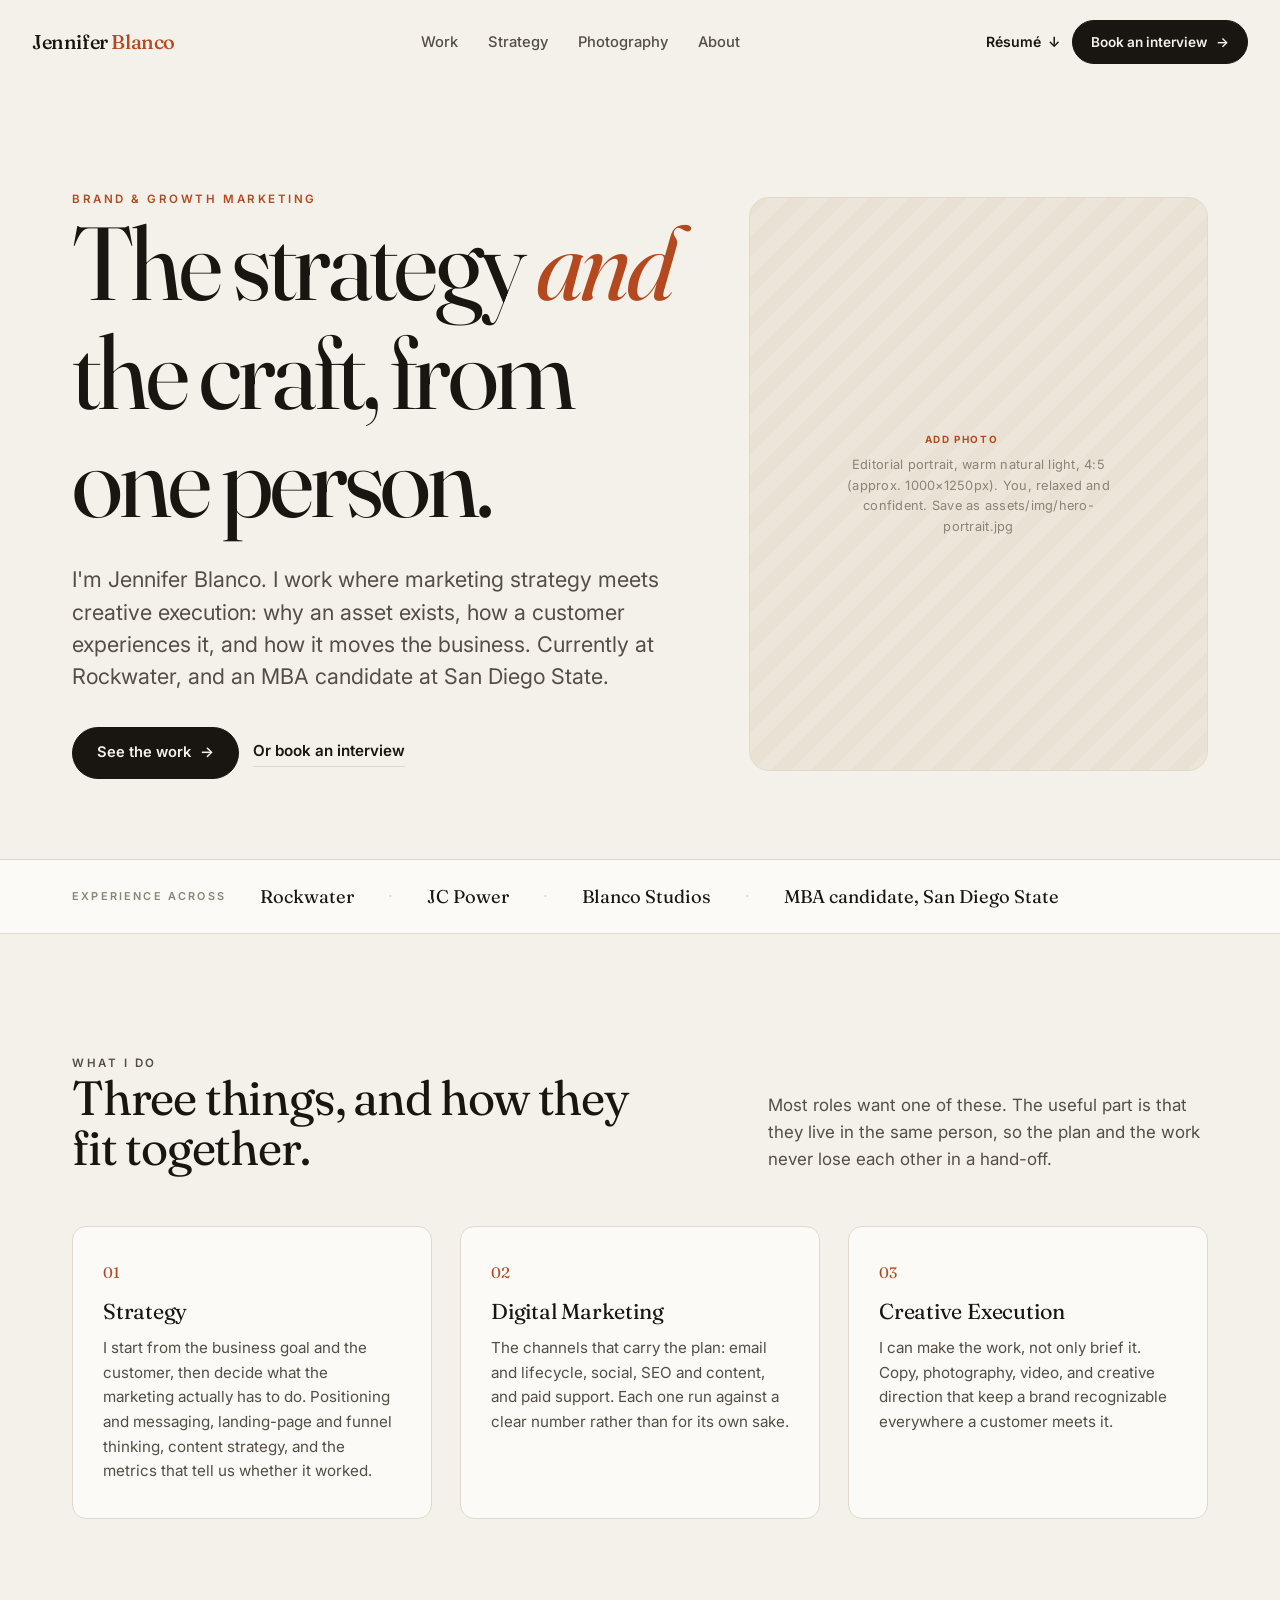
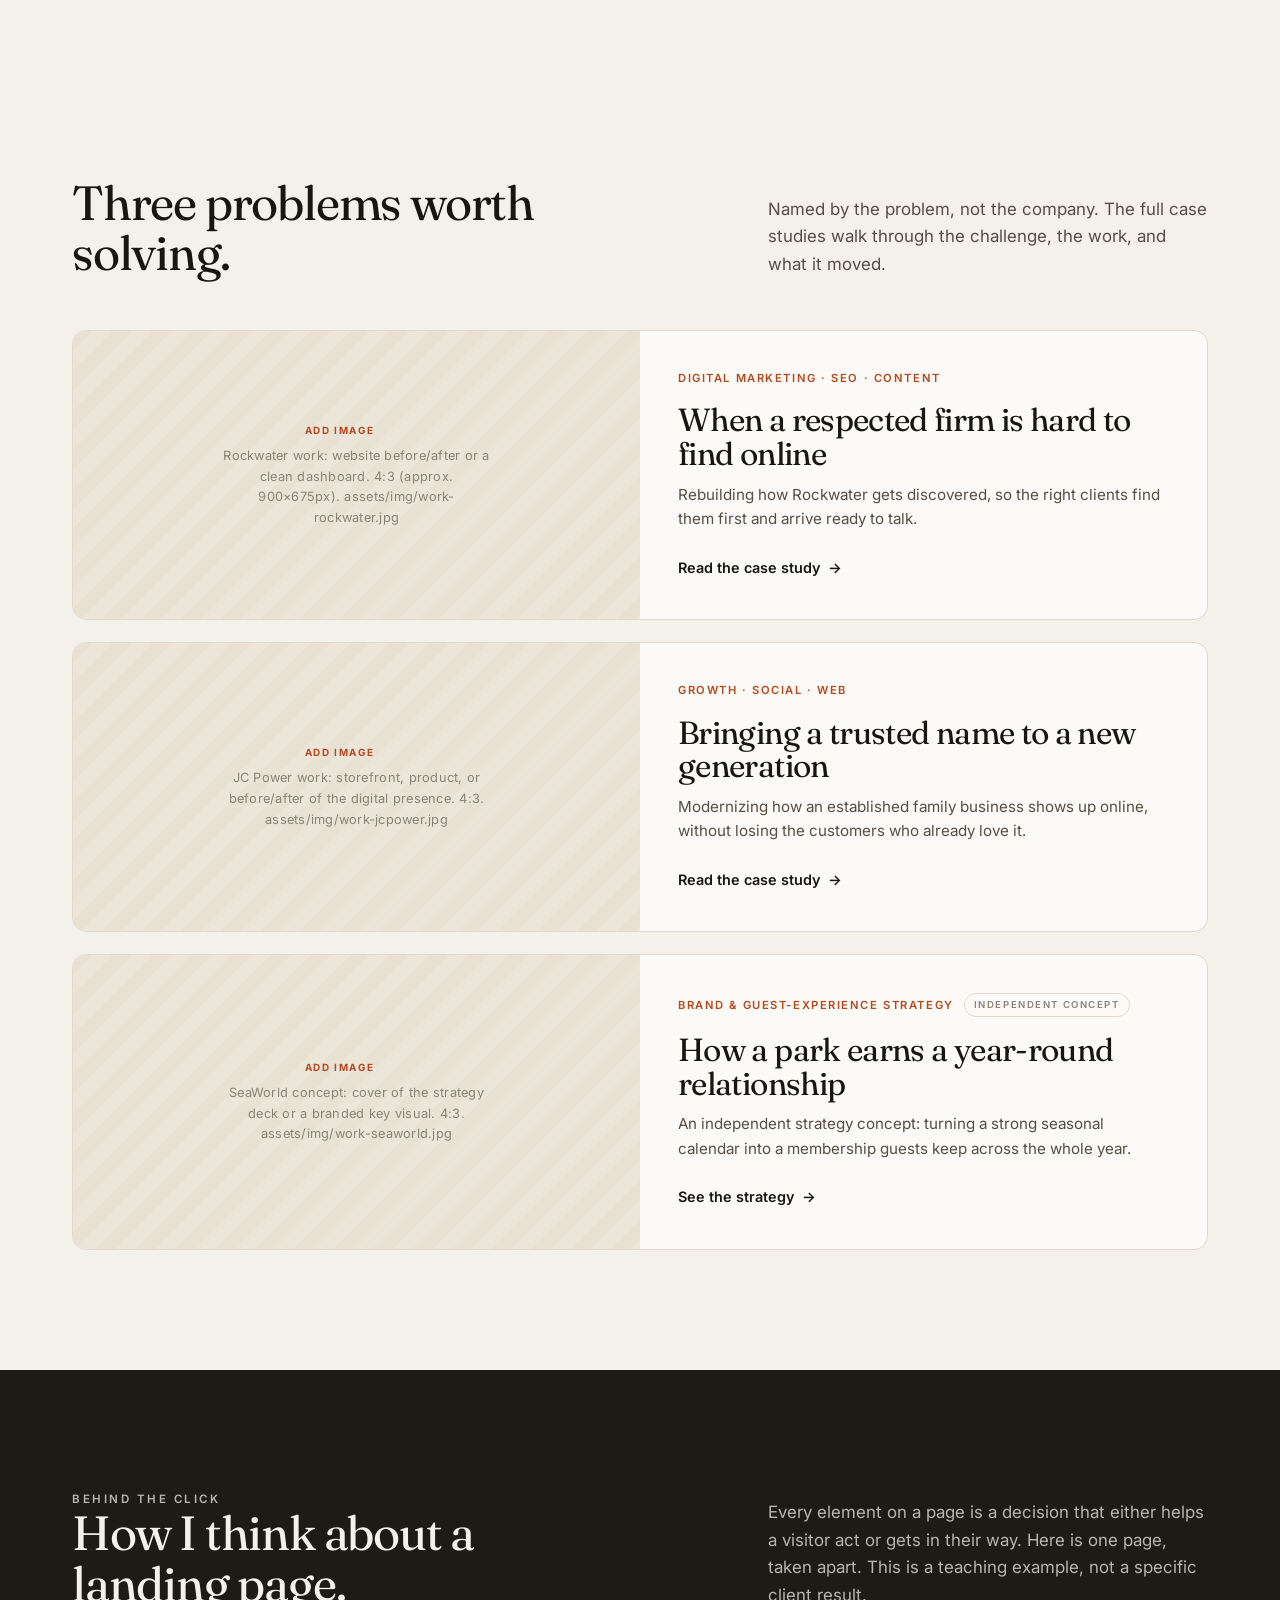
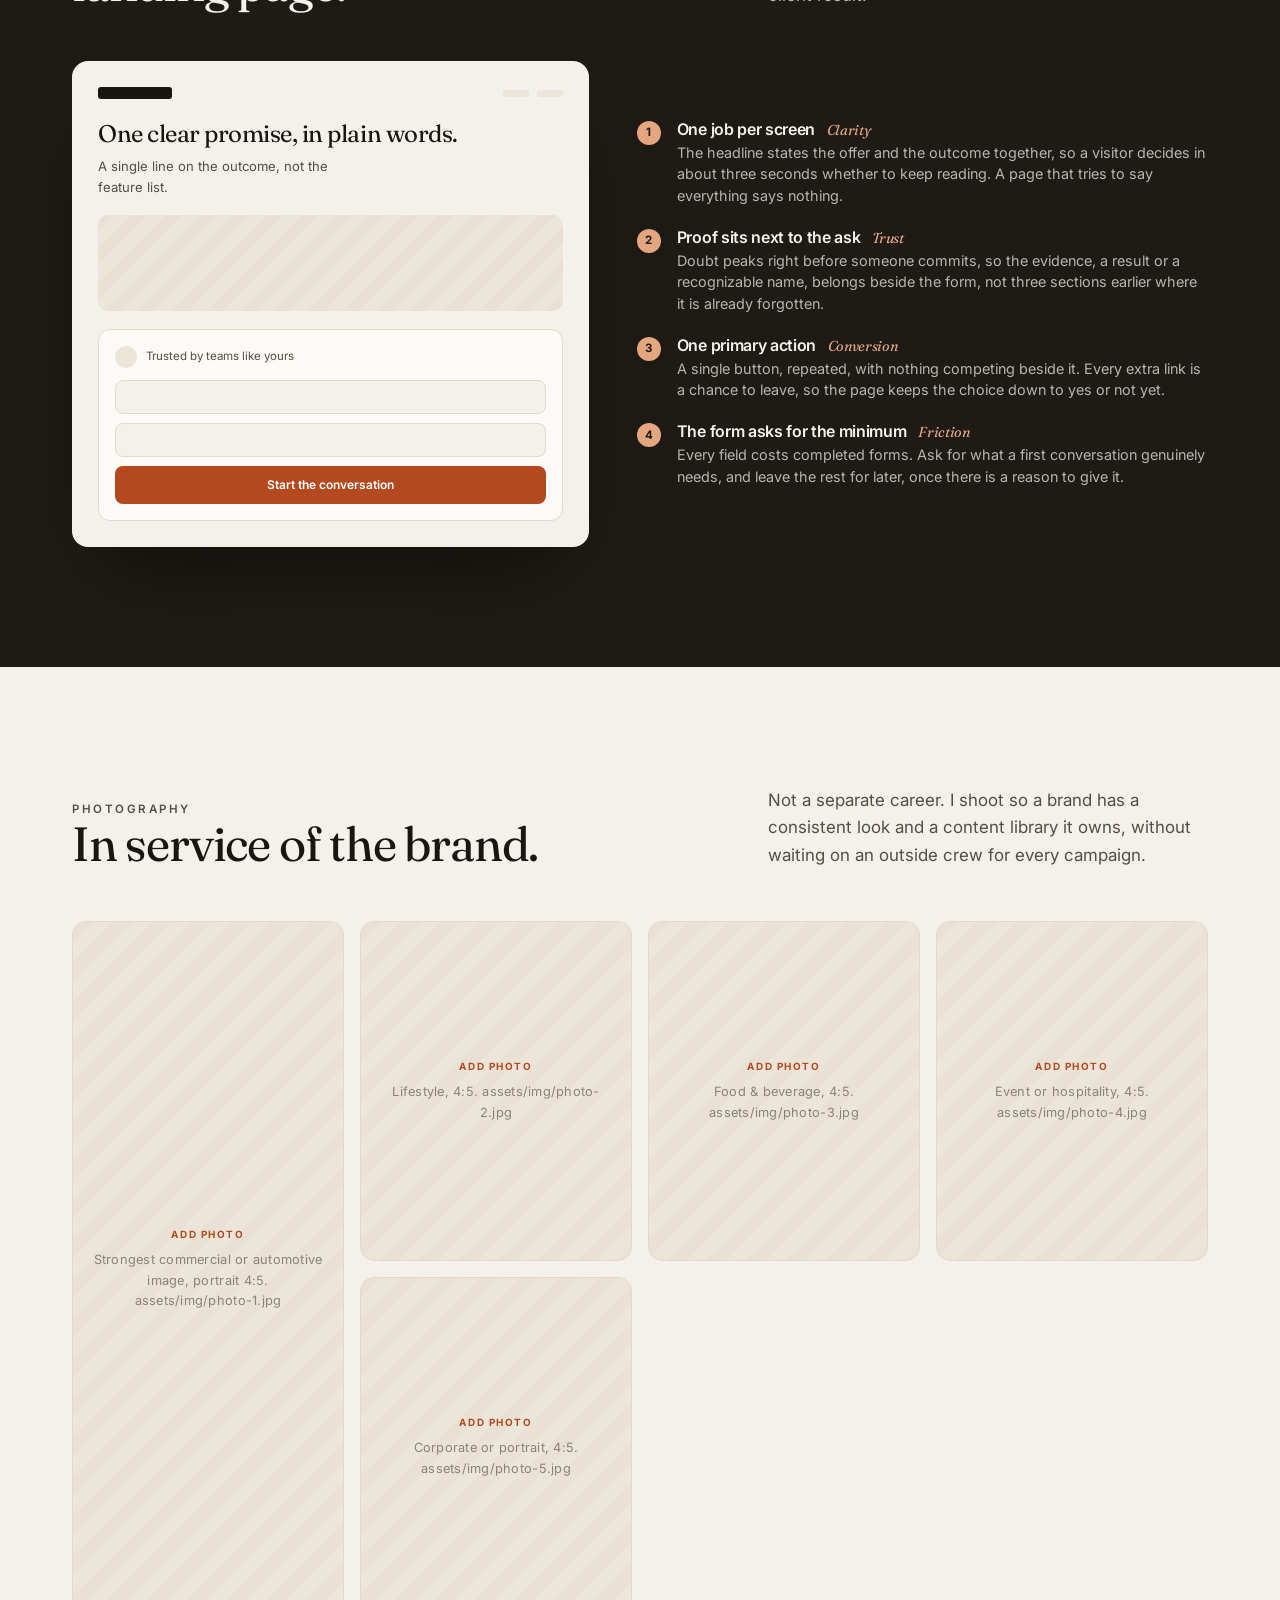
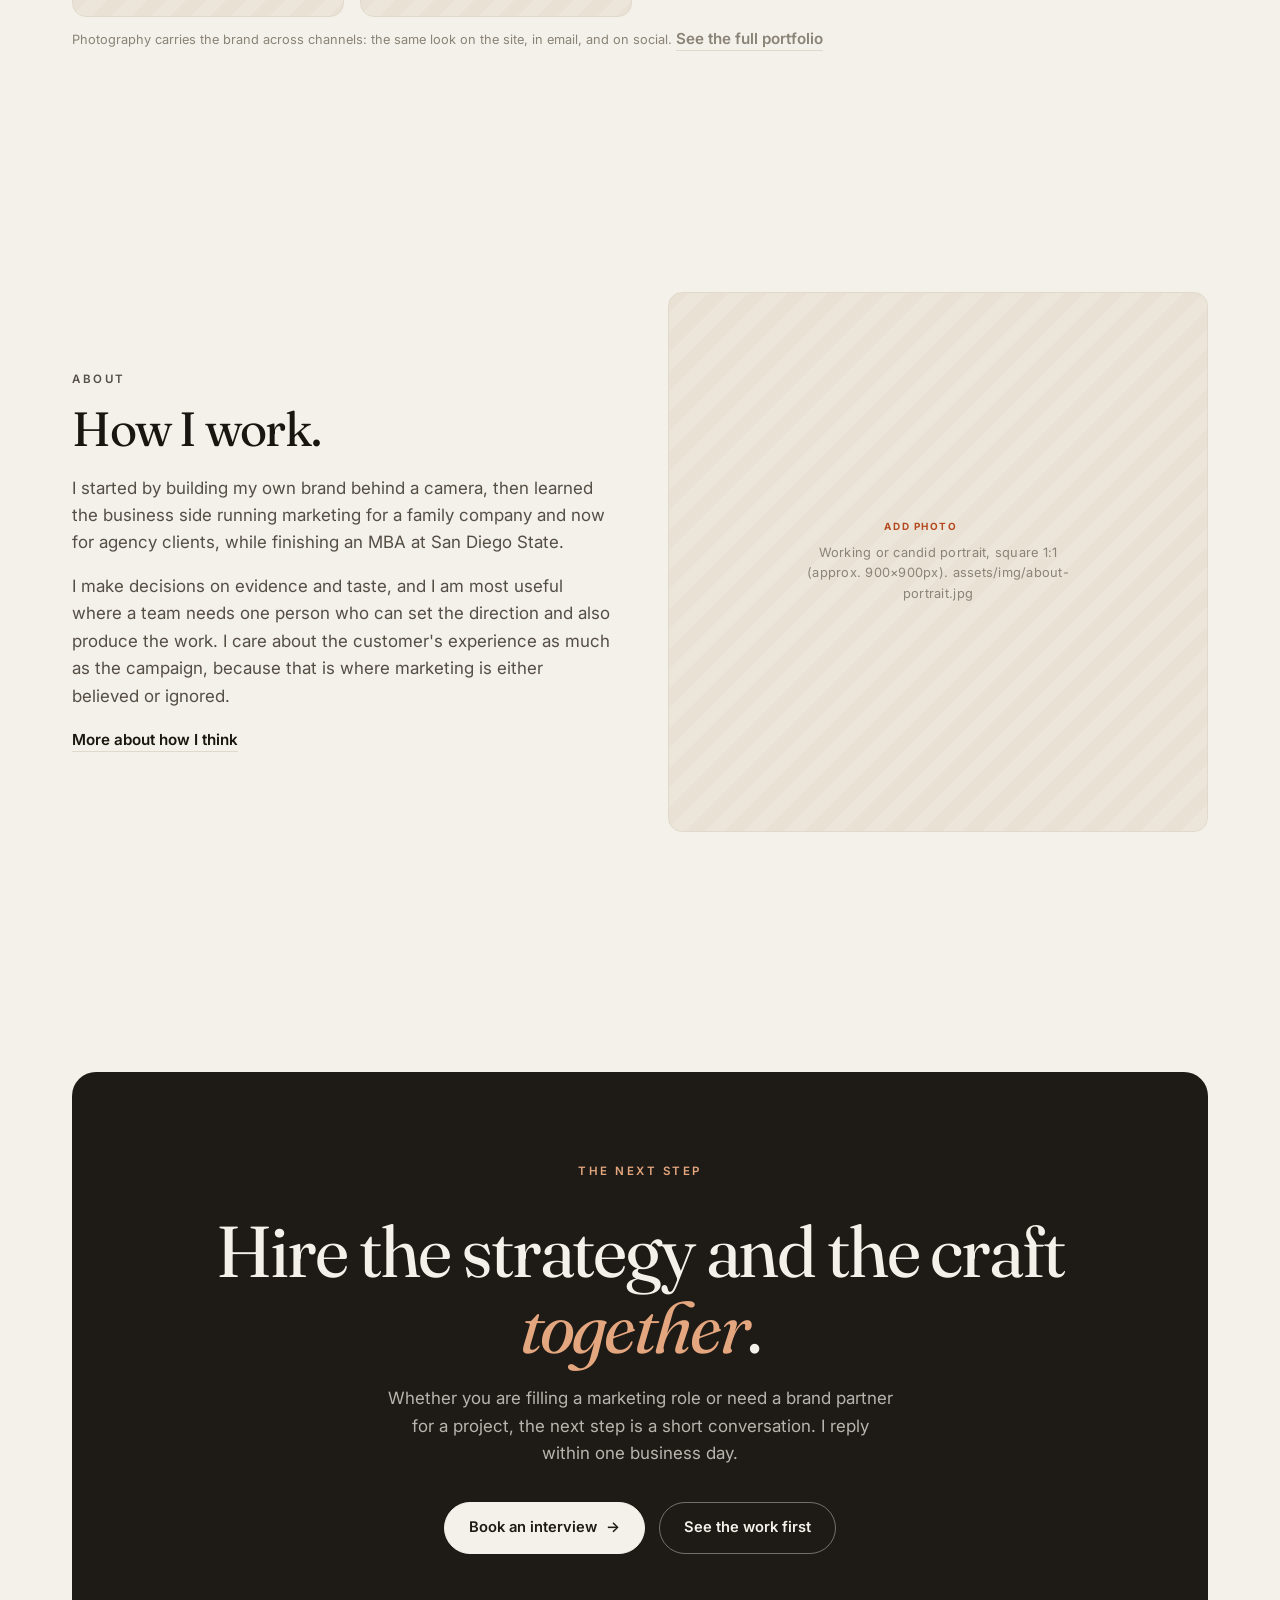
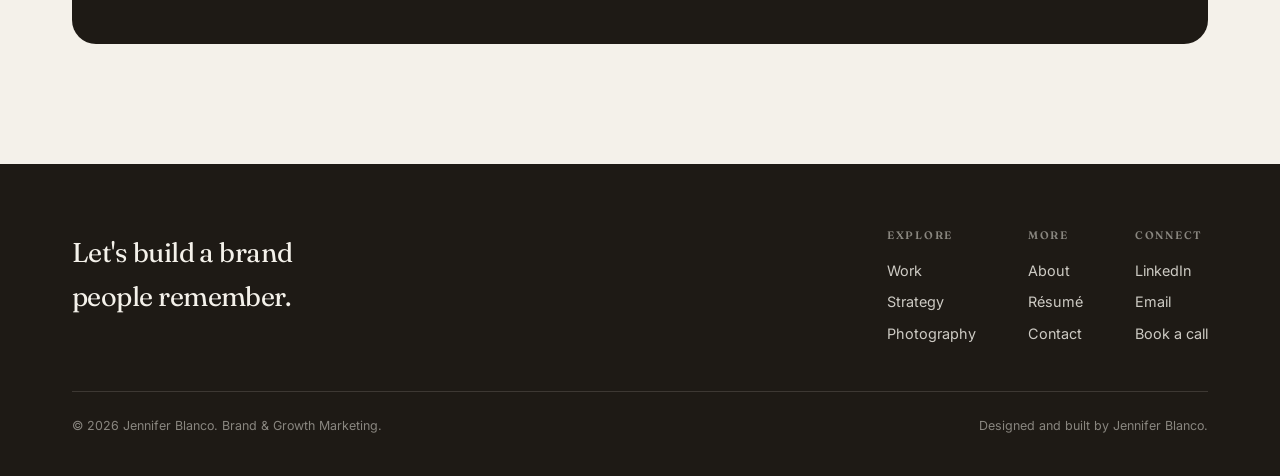
<file: index.html>
<!DOCTYPE html>
<html lang="en">
<head>
<meta charset="UTF-8" />
<meta name="viewport" content="width=device-width, initial-scale=1.0" />
<title>Jennifer Blanco — Brand &amp; Growth Marketing</title>
<meta name="description" content="Jennifer Blanco is a brand and growth marketer who works where strategy meets creative execution. Selected work, independent strategy concepts, photography, and how to reach her." />
<link rel="canonical" href="https://www.jenniferblanco.com/" />
<meta property="og:title" content="Jennifer Blanco — Brand &amp; Growth Marketing" />
<meta property="og:description" content="Strategy and craft, from one person. Selected work, independent strategy concepts, and photography." />
<meta property="og:type" content="website" />
<meta property="og:image" content="assets/img/og-image.jpg" />
<meta name="twitter:card" content="summary_large_image" />
<link rel="icon" href="favicon.svg" type="image/svg+xml" />
<link rel="preconnect" href="https://fonts.googleapis.com" />
<link rel="preconnect" href="https://fonts.gstatic.com" crossorigin />
<link href="https://fonts.googleapis.com/css2?family=Fraunces:ital,opsz,wght@0,9..144,300..600;1,9..144,300..500&family=Inter:wght@400;500;600&display=swap" rel="stylesheet" />
<link rel="stylesheet" href="assets/css/styles.css" />
</head>
<body>
<a class="skip-link" href="#main">Skip to content</a>

<!-- ===== HEADER (identical across pages) ===== -->
<header class="site-header">
  <nav class="nav" aria-label="Primary">
    <a class="brand" href="index.html">Jennifer&nbsp;<b>Blanco</b></a>
    <ul class="nav-links">
      <li><a href="work.html">Work</a></li>
      <li><a href="strategy.html">Strategy</a></li>
      <li><a href="photography.html">Photography</a></li>
      <li><a href="about.html">About</a></li>
    </ul>
    <div class="nav-actions">
      <a class="res-link" href="assets/docs/jennifer-blanco-resume.pdf">Résumé <span aria-hidden="true">↓</span></a>
      <a class="btn" href="contact.html">Book an interview <span class="arr" aria-hidden="true">→</span></a>
      <button class="menu-toggle" aria-label="Menu" aria-expanded="false" aria-controls="nav-links">☰</button>
    </div>
  </nav>
</header>

<main id="main">

  <!-- ===== HERO ===== -->
  <section class="hero wrap">
    <div class="hero-grid">
      <div>
        <p class="eyebrow accent reveal">Brand &amp; Growth Marketing</p>
        <h1 class="reveal d1">The strategy <em>and</em> the craft, from one person.</h1>
        <p class="lead reveal d2">I'm Jennifer Blanco. I work where marketing strategy meets creative execution: why an asset exists, how a customer experiences it, and how it moves the business. Currently at Rockwater, and an MBA candidate at San Diego State.</p>
        <div class="hero-cta reveal d3">
          <a class="btn" href="work.html">See the work <span class="arr" aria-hidden="true">→</span></a>
          <a class="textlink" href="contact.html">Or book an interview</a>
        </div>
      </div>
      <div class="reveal d2">
        <div class="slot hero-portrait">
          <span><span class="tag">Add photo</span>Editorial portrait, warm natural light, 4:5 (approx. 1000&times;1250px). You, relaxed and confident. Save as assets/img/hero-portrait.jpg</span>
        </div>
      </div>
    </div>
  </section>

  <!-- ===== PROOF STRIP ===== -->
  <section class="proof">
    <div class="wrap">
      <span class="plabel">Experience across</span>
      <span class="pitem">Rockwater</span><span class="dot">·</span>
      <span class="pitem">JC Power</span><span class="dot">·</span>
      <span class="pitem">Blanco Studios</span><span class="dot">·</span>
      <span class="pitem">MBA candidate, San Diego State</span>
    </div>
  </section>

  <!-- ===== CAPABILITIES ===== -->
  <section class="section wrap">
    <div class="sec-head">
      <div>
        <p class="eyebrow reveal">What I do</p>
        <h2 class="reveal d1">Three things, and how they fit together.</h2>
      </div>
      <p class="reveal d2">Most roles want one of these. The useful part is that they live in the same person, so the plan and the work never lose each other in a hand-off.</p>
    </div>
    <div class="pillars">
      <article class="pillar reveal d1">
        <span class="num">01</span>
        <h3>Strategy</h3>
        <p>I start from the business goal and the customer, then decide what the marketing actually has to do. Positioning and messaging, landing-page and funnel thinking, content strategy, and the metrics that tell us whether it worked.</p>
      </article>
      <article class="pillar reveal d2">
        <span class="num">02</span>
        <h3>Digital Marketing</h3>
        <p>The channels that carry the plan: email and lifecycle, social, SEO and content, and paid support. Each one run against a clear number rather than for its own sake.</p>
      </article>
      <article class="pillar reveal d3">
        <span class="num">03</span>
        <h3>Creative Execution</h3>
        <p>I can make the work, not only brief it. Copy, photography, video, and creative direction that keep a brand recognizable everywhere a customer meets it.</p>
      </article>
    </div>
  </section>

  <!-- ===== SELECTED WORK ===== -->
  <section class="section wrap">
    <div class="sec-head">
      <div>
        <p class="eyebrow reveal">Selected work</p>
        <h2 class="reveal d1">Three problems worth solving.</h2>
      </div>
      <p class="reveal d2">Named by the problem, not the company. The full case studies walk through the challenge, the work, and what it moved.</p>
    </div>

    <div class="work-cards">
      <article class="work-card reveal">
        <div class="slot"><span><span class="tag">Add image</span>Rockwater work: website before/after or a clean dashboard. 4:3 (approx. 900&times;675px). assets/img/work-rockwater.jpg</span></div>
        <div class="body">
          <p class="cat">Digital Marketing · SEO · Content</p>
          <h3>When a respected firm is hard to find online</h3>
          <p>Rebuilding how Rockwater gets discovered, so the right clients find them first and arrive ready to talk.</p>
          <a class="readmore" href="case-rockwater.html">Read the case study <span class="arr" aria-hidden="true">→</span></a>
        </div>
      </article>

      <article class="work-card reveal">
        <div class="slot"><span><span class="tag">Add image</span>JC Power work: storefront, product, or before/after of the digital presence. 4:3. assets/img/work-jcpower.jpg</span></div>
        <div class="body">
          <p class="cat">Growth · Social · Web</p>
          <h3>Bringing a trusted name to a new generation</h3>
          <p>Modernizing how an established family business shows up online, without losing the customers who already love it.</p>
          <a class="readmore" href="case-jcpower.html">Read the case study <span class="arr" aria-hidden="true">→</span></a>
        </div>
      </article>

      <article class="work-card reveal">
        <div class="slot"><span><span class="tag">Add image</span>SeaWorld concept: cover of the strategy deck or a branded key visual. 4:3. assets/img/work-seaworld.jpg</span></div>
        <div class="body">
          <p class="cat">Brand &amp; Guest-Experience Strategy <span class="indep">Independent concept</span></p>
          <h3>How a park earns a year-round relationship</h3>
          <p>An independent strategy concept: turning a strong seasonal calendar into a membership guests keep across the whole year.</p>
          <a class="readmore" href="strategy.html">See the strategy <span class="arr" aria-hidden="true">→</span></a>
        </div>
      </article>
    </div>
  </section>

  <!-- ===== BEHIND THE CLICK ===== -->
  <section class="section btc">
    <div class="wrap">
      <div class="sec-head">
        <div>
          <p class="eyebrow reveal">Behind the Click</p>
          <h2 class="reveal d1">How I think about a landing page.</h2>
        </div>
        <p class="reveal d2">Every element on a page is a decision that either helps a visitor act or gets in their way. Here is one page, taken apart. This is a teaching example, not a specific client result.</p>
      </div>

      <div class="btc-grid">
        <div class="reveal">
          <div class="lp-mock" role="img" aria-label="Annotated landing page example showing headline, hero image, and a short lead form with a single primary button.">
            <div class="lp-nav"><span class="lp-logo"></span><span class="lp-navlinks"><i></i><i></i></span></div>
            <div class="lp-h">One clear promise, in plain words.</div>
            <div class="lp-sub">A single line on the outcome, not the feature list.</div>
            <div class="lp-hero-img"></div>
            <div class="lp-form">
              <div class="lp-proof"><span class="av"></span> Trusted by teams like yours</div>
              <div class="lp-field"></div>
              <div class="lp-field"></div>
              <div class="lp-btn">Start the conversation</div>
            </div>
          </div>
        </div>

        <ol class="annotations reveal d1">
          <li>
            <span class="marker">1</span>
            <div>
              <h4>One job per screen <span class="pri">Clarity</span></h4>
              <p>The headline states the offer and the outcome together, so a visitor decides in about three seconds whether to keep reading. A page that tries to say everything says nothing.</p>
            </div>
          </li>
          <li>
            <span class="marker">2</span>
            <div>
              <h4>Proof sits next to the ask <span class="pri">Trust</span></h4>
              <p>Doubt peaks right before someone commits, so the evidence, a result or a recognizable name, belongs beside the form, not three sections earlier where it is already forgotten.</p>
            </div>
          </li>
          <li>
            <span class="marker">3</span>
            <div>
              <h4>One primary action <span class="pri">Conversion</span></h4>
              <p>A single button, repeated, with nothing competing beside it. Every extra link is a chance to leave, so the page keeps the choice down to yes or not yet.</p>
            </div>
          </li>
          <li>
            <span class="marker">4</span>
            <div>
              <h4>The form asks for the minimum <span class="pri">Friction</span></h4>
              <p>Every field costs completed forms. Ask for what a first conversation genuinely needs, and leave the rest for later, once there is a reason to give it.</p>
            </div>
          </li>
        </ol>
      </div>
    </div>
  </section>

  <!-- ===== PHOTOGRAPHY ===== -->
  <section class="section wrap">
    <div class="sec-head">
      <div>
        <p class="eyebrow reveal">Photography</p>
        <h2 class="reveal d1">In service of the brand.</h2>
      </div>
      <p class="reveal d2">Not a separate career. I shoot so a brand has a consistent look and a content library it owns, without waiting on an outside crew for every campaign.</p>
    </div>
    <div class="photo-home-grid">
      <div class="slot tall reveal"><span><span class="tag">Add photo</span>Strongest commercial or automotive image, portrait 4:5. assets/img/photo-1.jpg</span></div>
      <div class="slot reveal d1"><span><span class="tag">Add photo</span>Lifestyle, 4:5. assets/img/photo-2.jpg</span></div>
      <div class="slot reveal d2"><span><span class="tag">Add photo</span>Food &amp; beverage, 4:5. assets/img/photo-3.jpg</span></div>
      <div class="slot reveal d1"><span><span class="tag">Add photo</span>Event or hospitality, 4:5. assets/img/photo-4.jpg</span></div>
      <div class="slot reveal d2"><span><span class="tag">Add photo</span>Corporate or portrait, 4:5. assets/img/photo-5.jpg</span></div>
    </div>
    <p class="photo-cap reveal">Photography carries the brand across channels: the same look on the site, in email, and on social. <a class="textlink" href="photography.html">See the full portfolio</a></p>
  </section>

  <!-- ===== ABOUT ===== -->
  <section class="section wrap">
    <div class="about-home">
      <div class="reveal">
        <p class="eyebrow">About</p>
        <h2>How I work.</h2>
        <p>I started by building my own brand behind a camera, then learned the business side running marketing for a family company and now for agency clients, while finishing an MBA at San Diego State.</p>
        <p>I make decisions on evidence and taste, and I am most useful where a team needs one person who can set the direction and also produce the work. I care about the customer's experience as much as the campaign, because that is where marketing is either believed or ignored.</p>
        <a class="textlink" href="about.html">More about how I think</a>
      </div>
      <div class="reveal d1">
        <div class="slot" style="aspect-ratio:1/1"><span><span class="tag">Add photo</span>Working or candid portrait, square 1:1 (approx. 900&times;900px). assets/img/about-portrait.jpg</span></div>
      </div>
    </div>
  </section>

  <!-- ===== FINAL CTA ===== -->
  <section class="section wrap">
    <div class="cta-band reveal">
      <p class="eyebrow">The next step</p>
      <h2>Hire the strategy and the craft <em>together</em>.</h2>
      <p>Whether you are filling a marketing role or need a brand partner for a project, the next step is a short conversation. I reply within one business day.</p>
      <div class="cta-row">
        <a class="btn ondark" href="contact.html">Book an interview <span class="arr" aria-hidden="true">→</span></a>
        <a class="btn ondark line" href="work.html">See the work first</a>
      </div>
    </div>
  </section>

</main>

<!-- ===== FOOTER (identical across pages) ===== -->
<footer class="site-footer">
  <div class="wrap">
    <div class="foot-top">
      <p class="foot-brand">Let's build a brand people remember.</p>
      <div class="foot-cols">
        <div class="foot-col">
          <h4>Explore</h4>
          <a href="work.html">Work</a>
          <a href="strategy.html">Strategy</a>
          <a href="photography.html">Photography</a>
        </div>
        <div class="foot-col">
          <h4>More</h4>
          <a href="about.html">About</a>
          <a href="assets/docs/jennifer-blanco-resume.pdf">Résumé</a>
          <a href="contact.html">Contact</a>
        </div>
        <div class="foot-col">
          <h4>Connect</h4>
          <a href="#" data-slot="linkedin">LinkedIn</a>
          <a href="#" data-slot="email">Email</a>
          <a href="contact.html">Book a call</a>
        </div>
      </div>
    </div>
    <div class="foot-bottom">
      <span>© <span data-year>2026</span> Jennifer Blanco. Brand &amp; Growth Marketing.</span>
      <span>Designed and built by Jennifer Blanco.</span>
    </div>
  </div>
</footer>

<script src="assets/js/main.js"></script>
</body>
</html>
</file>
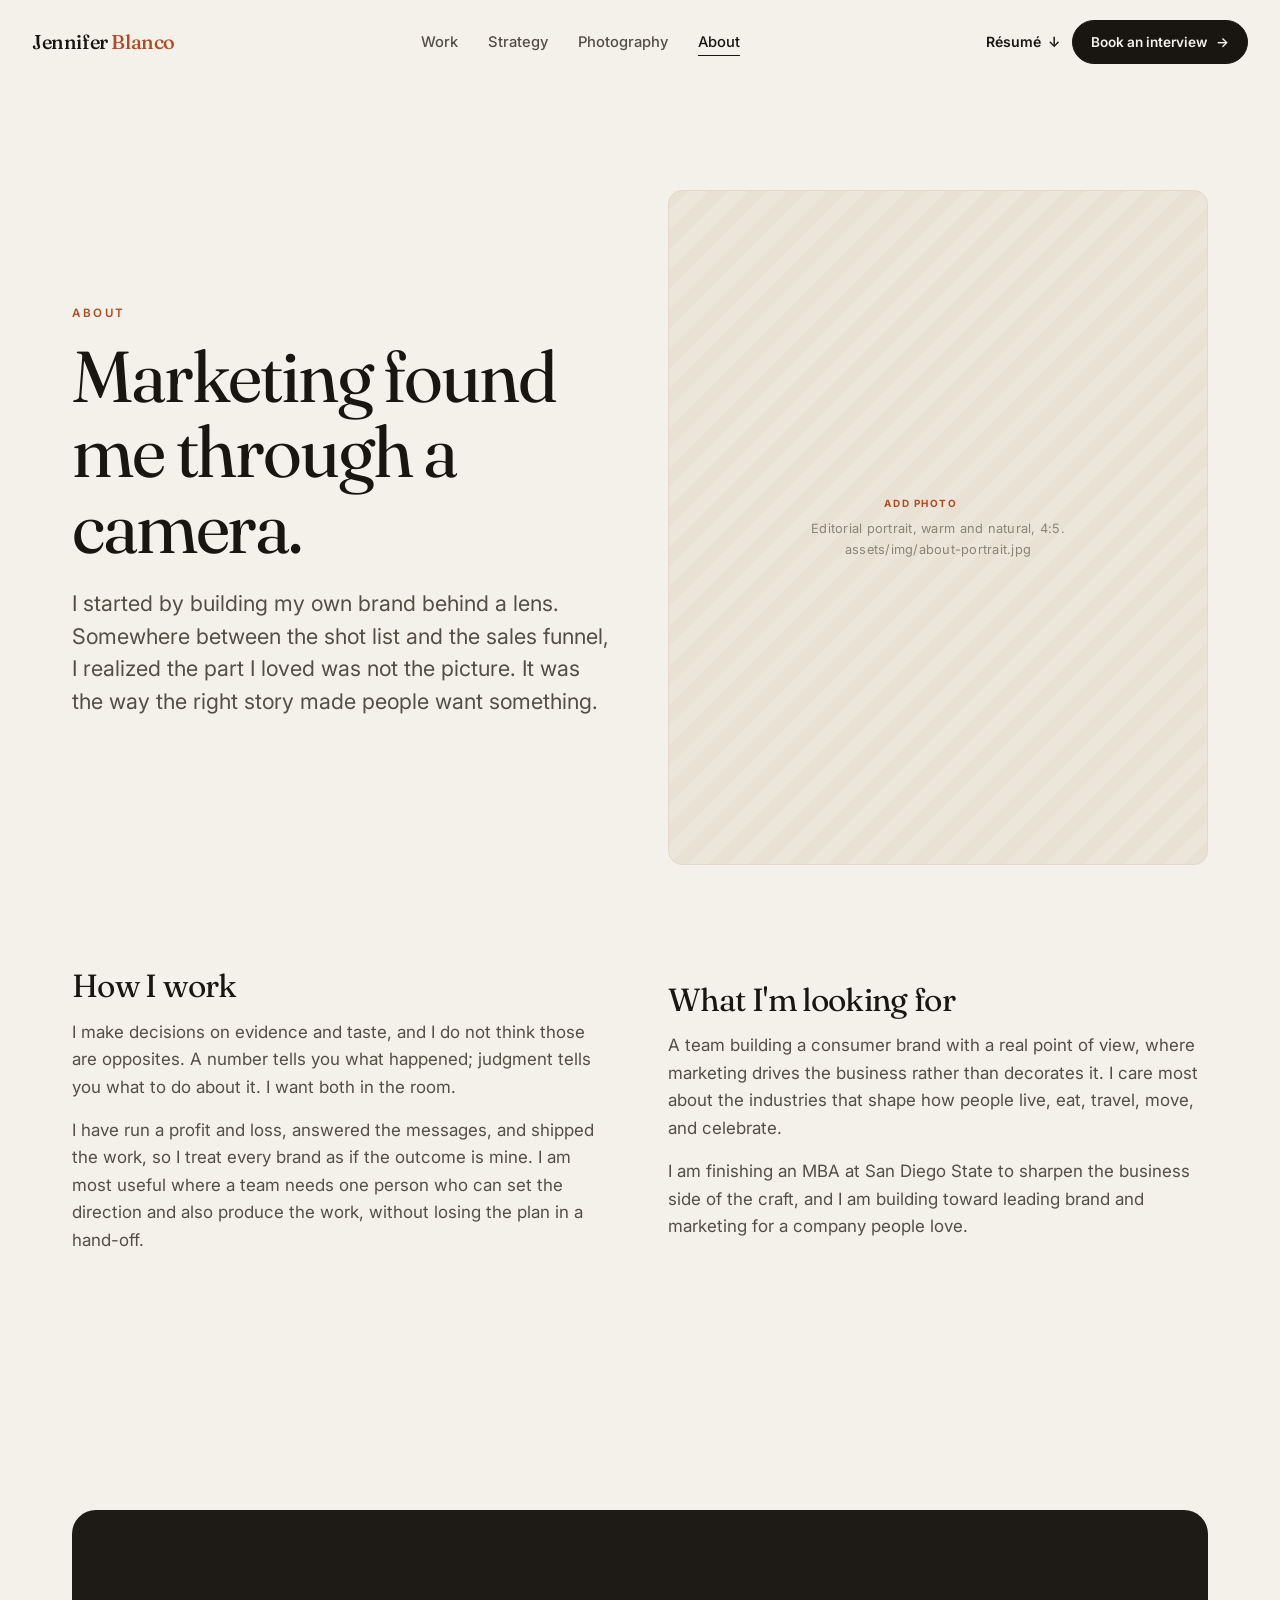
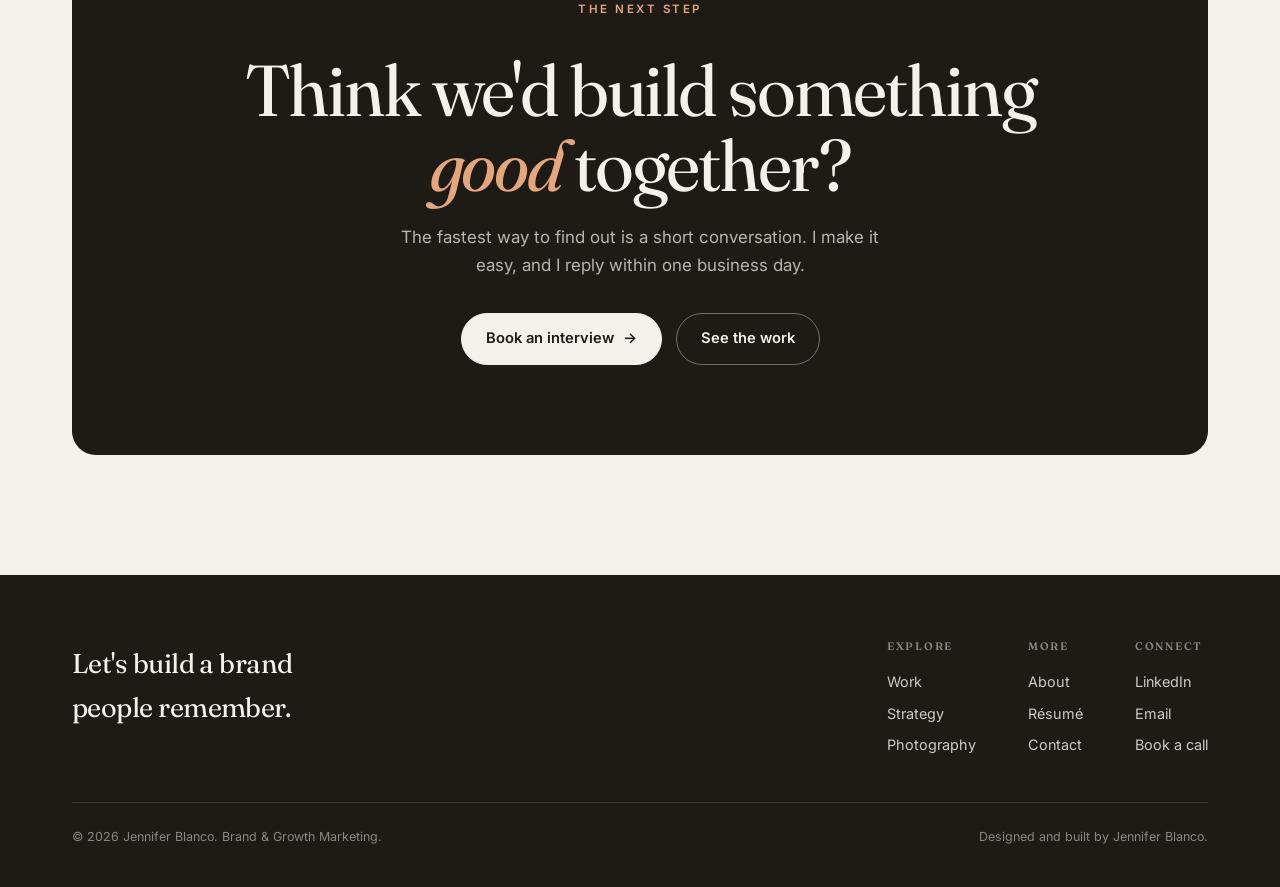
<file: about.html>
<!DOCTYPE html>
<html lang="en">
<head>
<meta charset="UTF-8" />
<meta name="viewport" content="width=device-width, initial-scale=1.0" />
<title>About — Jennifer Blanco</title>
<meta name="description" content="Jennifer Blanco works where marketing strategy meets creative execution. How she thinks, how she works, and what she is looking for." />
<link rel="canonical" href="https://www.jenniferblanco.com/about.html" />
<link rel="icon" href="favicon.svg" type="image/svg+xml" />
<link rel="preconnect" href="https://fonts.googleapis.com" />
<link rel="preconnect" href="https://fonts.gstatic.com" crossorigin />
<link href="https://fonts.googleapis.com/css2?family=Fraunces:ital,opsz,wght@0,9..144,300..600;1,9..144,300..500&family=Inter:wght@400;500;600&display=swap" rel="stylesheet" />
<link rel="stylesheet" href="assets/css/styles.css" />
</head>
<body>
<a class="skip-link" href="#main">Skip to content</a>

<header class="site-header">
  <nav class="nav" aria-label="Primary">
    <a class="brand" href="index.html">Jennifer&nbsp;<b>Blanco</b></a>
    <ul class="nav-links">
      <li><a href="work.html">Work</a></li>
      <li><a href="strategy.html">Strategy</a></li>
      <li><a href="photography.html">Photography</a></li>
      <li><a href="about.html" aria-current="page">About</a></li>
    </ul>
    <div class="nav-actions">
      <a class="res-link" href="assets/docs/jennifer-blanco-resume.pdf">Résumé <span aria-hidden="true">↓</span></a>
      <a class="btn" href="contact.html">Book an interview <span class="arr" aria-hidden="true">→</span></a>
      <button class="menu-toggle" aria-label="Menu" aria-expanded="false">☰</button>
    </div>
  </nav>
</header>

<main id="main">
  <section class="hero wrap">
    <div class="about-home" style="align-items:center">
      <div>
        <p class="eyebrow accent reveal">About</p>
        <h1 class="reveal d1" style="font-size:var(--step-4);letter-spacing:-.03em">Marketing found me through a camera.</h1>
        <p class="lead reveal d2" style="margin-top:22px">I started by building my own brand behind a lens. Somewhere between the shot list and the sales funnel, I realized the part I loved was not the picture. It was the way the right story made people want something.</p>
      </div>
      <div class="reveal d1">
        <div class="slot" style="aspect-ratio:4/5"><span><span class="tag">Add photo</span>Editorial portrait, warm and natural, 4:5. assets/img/about-portrait.jpg</span></div>
      </div>
    </div>
  </section>

  <section class="section wrap" style="padding-top:24px">
    <div class="about-home">
      <div class="reveal">
        <h2 style="font-size:var(--step-2);letter-spacing:-.02em;margin-bottom:16px">How I work</h2>
        <p style="color:var(--ink-soft);margin-bottom:16px;max-width:54ch">I make decisions on evidence and taste, and I do not think those are opposites. A number tells you what happened; judgment tells you what to do about it. I want both in the room.</p>
        <p style="color:var(--ink-soft);max-width:54ch">I have run a profit and loss, answered the messages, and shipped the work, so I treat every brand as if the outcome is mine. I am most useful where a team needs one person who can set the direction and also produce the work, without losing the plan in a hand-off.</p>
      </div>
      <div class="reveal d1">
        <h2 style="font-size:var(--step-2);letter-spacing:-.02em;margin-bottom:16px">What I'm looking for</h2>
        <p style="color:var(--ink-soft);margin-bottom:16px;max-width:54ch">A team building a consumer brand with a real point of view, where marketing drives the business rather than decorates it. I care most about the industries that shape how people live, eat, travel, move, and celebrate.</p>
        <p style="color:var(--ink-soft);max-width:54ch">I am finishing an MBA at San Diego State to sharpen the business side of the craft, and I am building toward leading brand and marketing for a company people love.</p>
      </div>
    </div>
  </section>

  <section class="section wrap">
    <div class="cta-band reveal">
      <p class="eyebrow">The next step</p>
      <h2>Think we'd build something <em>good</em> together?</h2>
      <p>The fastest way to find out is a short conversation. I make it easy, and I reply within one business day.</p>
      <div class="cta-row">
        <a class="btn ondark" href="contact.html">Book an interview <span class="arr" aria-hidden="true">→</span></a>
        <a class="btn ondark line" href="work.html">See the work</a>
      </div>
    </div>
  </section>
</main>

<footer class="site-footer">
  <div class="wrap">
    <div class="foot-top">
      <p class="foot-brand">Let's build a brand people remember.</p>
      <div class="foot-cols">
        <div class="foot-col"><h4>Explore</h4><a href="work.html">Work</a><a href="strategy.html">Strategy</a><a href="photography.html">Photography</a></div>
        <div class="foot-col"><h4>More</h4><a href="about.html">About</a><a href="assets/docs/jennifer-blanco-resume.pdf">Résumé</a><a href="contact.html">Contact</a></div>
        <div class="foot-col"><h4>Connect</h4><a href="#" data-slot="linkedin">LinkedIn</a><a href="#" data-slot="email">Email</a><a href="contact.html">Book a call</a></div>
      </div>
    </div>
    <div class="foot-bottom"><span>© <span data-year>2026</span> Jennifer Blanco. Brand &amp; Growth Marketing.</span><span>Designed and built by Jennifer Blanco.</span></div>
  </div>
</footer>
<script src="assets/js/main.js"></script>
</body>
</html>
</file>
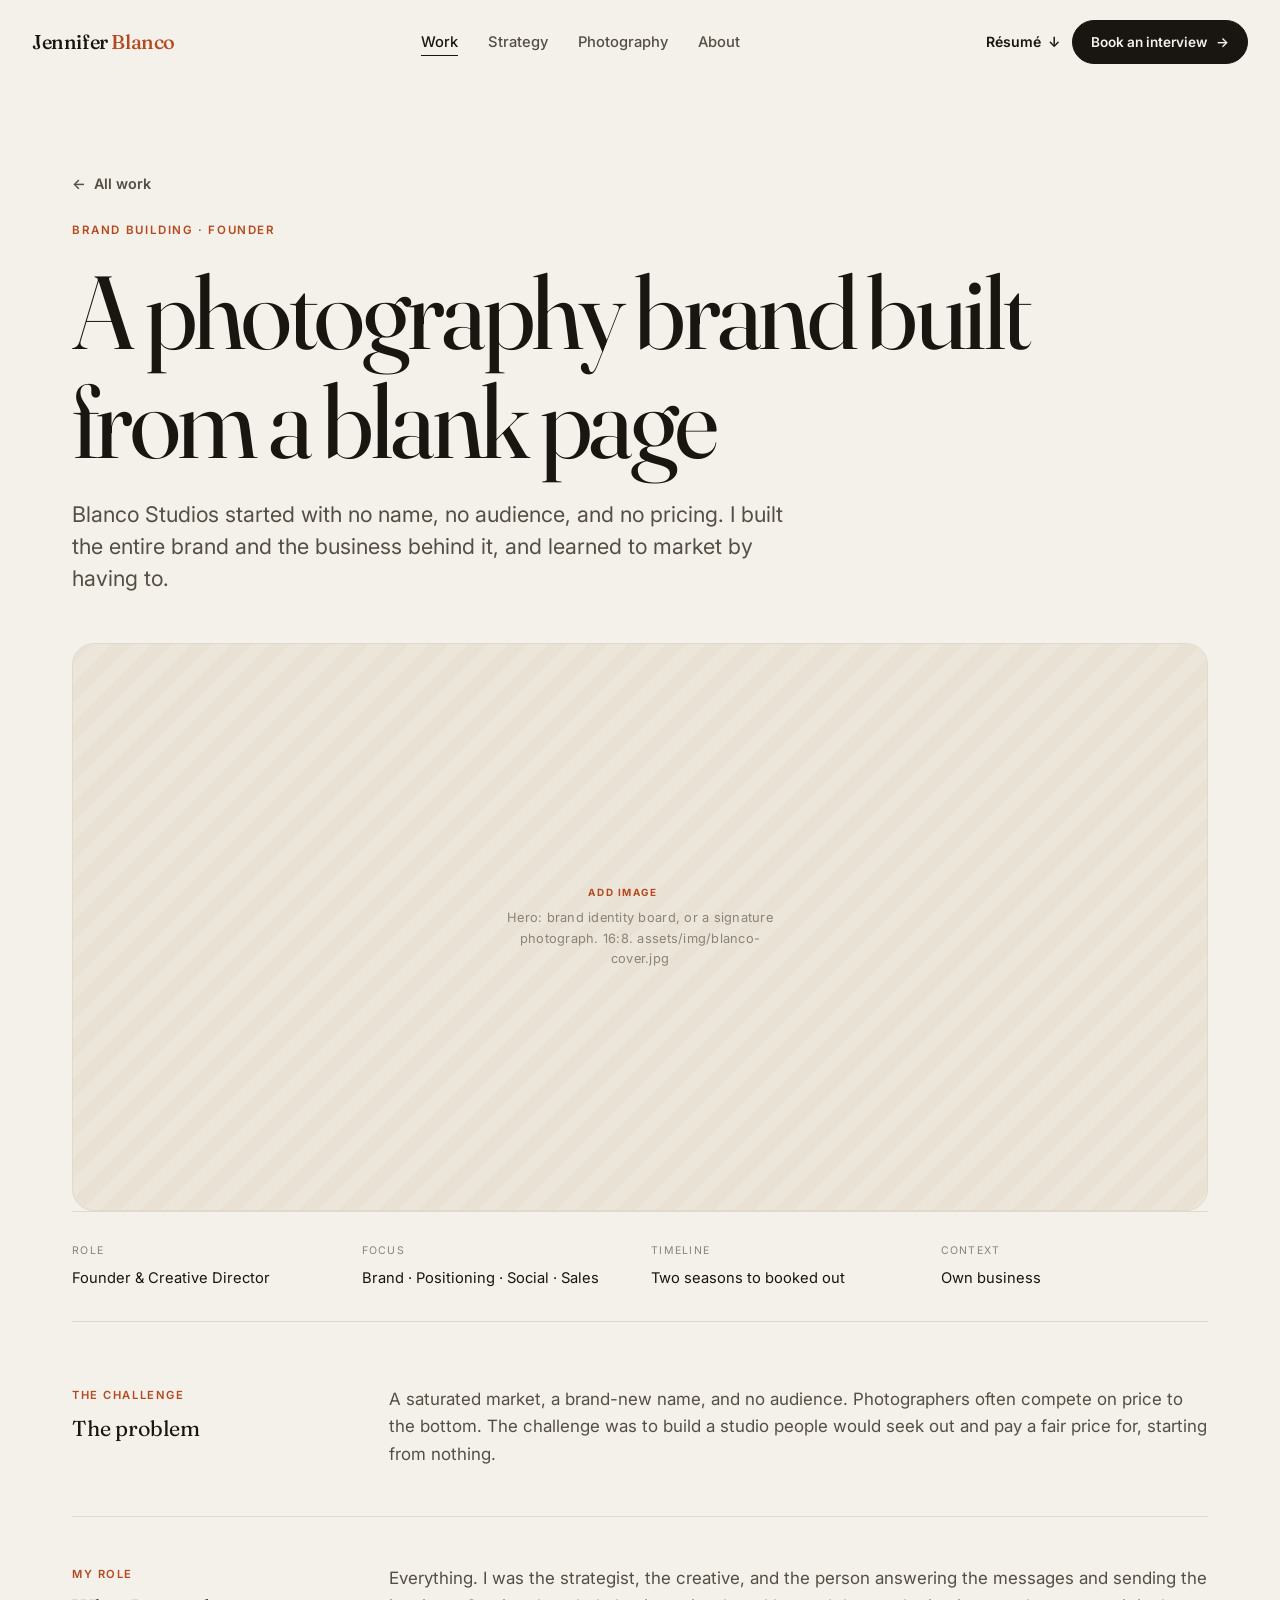
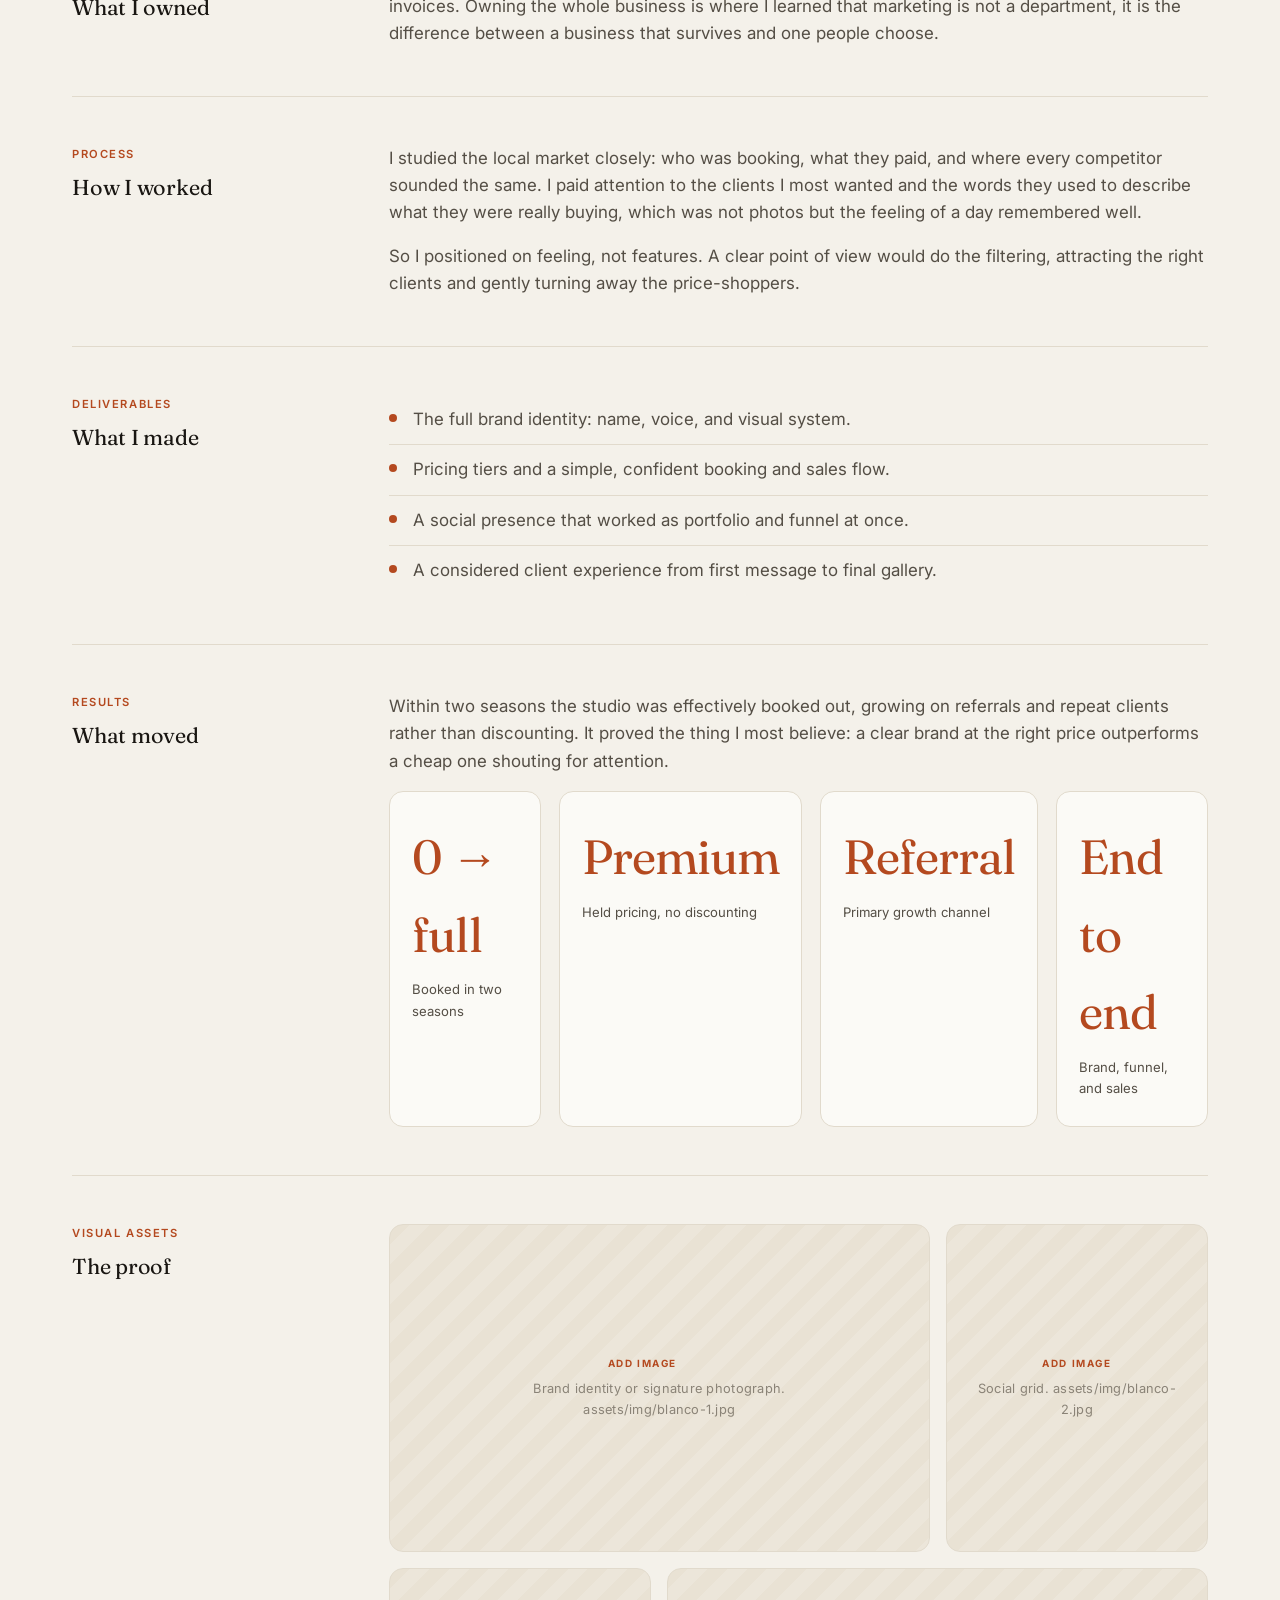
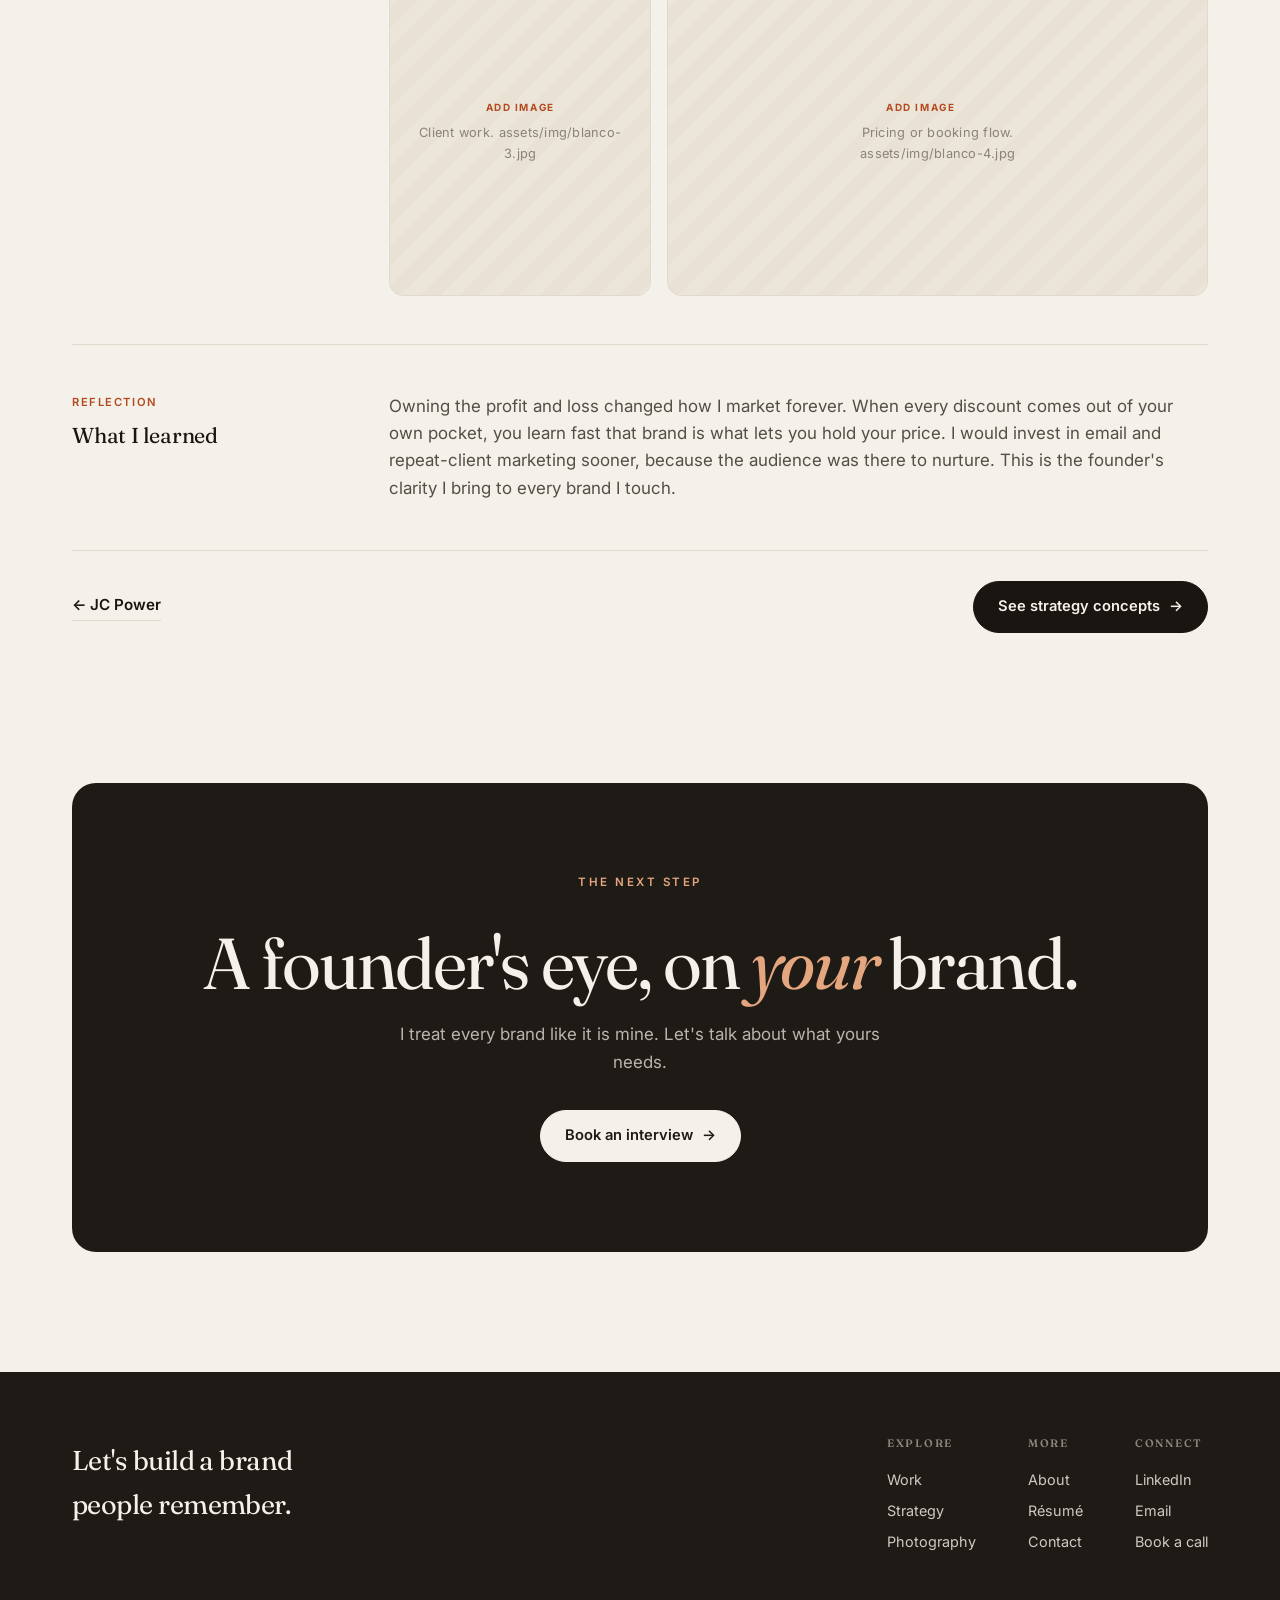
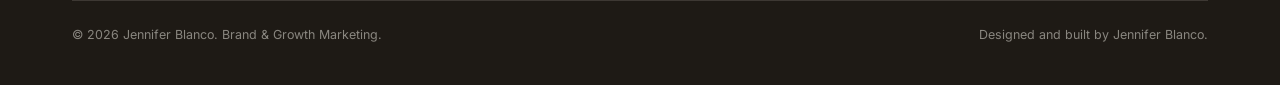
<file: case-blanco.html>
<!DOCTYPE html>
<html lang="en">
<head>
<meta charset="UTF-8" />
<meta name="viewport" content="width=device-width, initial-scale=1.0" />
<title>Blanco Studios — Case Study — Jennifer Blanco</title>
<meta name="description" content="How Jennifer Blanco named, positioned, and grew Blanco Studios into a booked-out photography business, and learned marketing with an owner's eye." />
<link rel="canonical" href="https://www.jenniferblanco.com/case-blanco.html" />
<link rel="icon" href="favicon.svg" type="image/svg+xml" />
<link rel="preconnect" href="https://fonts.googleapis.com" />
<link rel="preconnect" href="https://fonts.gstatic.com" crossorigin />
<link href="https://fonts.googleapis.com/css2?family=Fraunces:ital,opsz,wght@0,9..144,300..600;1,9..144,300..500&family=Inter:wght@400;500;600&display=swap" rel="stylesheet" />
<link rel="stylesheet" href="assets/css/styles.css" />
</head>
<body>
<a class="skip-link" href="#main">Skip to content</a>

<header class="site-header">
  <nav class="nav" aria-label="Primary">
    <a class="brand" href="index.html">Jennifer&nbsp;<b>Blanco</b></a>
    <ul class="nav-links">
      <li><a href="work.html" aria-current="page">Work</a></li>
      <li><a href="strategy.html">Strategy</a></li>
      <li><a href="photography.html">Photography</a></li>
      <li><a href="about.html">About</a></li>
    </ul>
    <div class="nav-actions">
      <a class="res-link" href="assets/docs/jennifer-blanco-resume.pdf">Résumé <span aria-hidden="true">↓</span></a>
      <a class="btn" href="contact.html">Book an interview <span class="arr" aria-hidden="true">→</span></a>
      <button class="menu-toggle" aria-label="Menu" aria-expanded="false">☰</button>
    </div>
  </nav>
</header>

<main id="main">
  <article class="cs-hero wrap">
    <a class="cs-back" href="work.html"><span aria-hidden="true">←</span> All work</a>
    <p class="cat reveal">Brand Building · Founder</p>
    <h1 class="reveal d1">A photography brand built from a blank page</h1>
    <p class="lead reveal d2" style="max-width:56ch">Blanco Studios started with no name, no audience, and no pricing. I built the entire brand and the business behind it, and learned to market by having to.</p>
    <div class="slot cs-cover reveal d2"><span><span class="tag">Add image</span>Hero: brand identity board, or a signature photograph. 16:8. assets/img/blanco-cover.jpg</span></div>

    <div class="cs-meta reveal">
      <div><div class="k">Role</div><div class="v">Founder &amp; Creative Director</div></div>
      <div><div class="k">Focus</div><div class="v">Brand · Positioning · Social · Sales</div></div>
      <div><div class="k">Timeline</div><div class="v">Two seasons to booked out</div></div>
      <div><div class="k">Context</div><div class="v">Own business</div></div>
    </div>

    <div class="cs-block reveal"><div class="k"><span class="step">The challenge</span>The problem</div>
      <div class="body">
        <p>A saturated market, a brand-new name, and no audience. Photographers often compete on price to the bottom. The challenge was to build a studio people would seek out and pay a fair price for, starting from nothing.</p>
      </div>
    </div>

    <div class="cs-block reveal"><div class="k"><span class="step">My role</span>What I owned</div>
      <div class="body">
        <p>Everything. I was the strategist, the creative, and the person answering the messages and sending the invoices. Owning the whole business is where I learned that marketing is not a department, it is the difference between a business that survives and one people choose.</p>
      </div>
    </div>

    <div class="cs-block reveal"><div class="k"><span class="step">Process</span>How I worked</div>
      <div class="body">
        <p>I studied the local market closely: who was booking, what they paid, and where every competitor sounded the same. I paid attention to the clients I most wanted and the words they used to describe what they were really buying, which was not photos but the feeling of a day remembered well.</p>
        <p>So I positioned on feeling, not features. A clear point of view would do the filtering, attracting the right clients and gently turning away the price-shoppers.</p>
      </div>
    </div>

    <div class="cs-block reveal"><div class="k"><span class="step">Deliverables</span>What I made</div>
      <div class="body">
        <ul class="cs-list">
          <li>The full brand identity: name, voice, and visual system.</li>
          <li>Pricing tiers and a simple, confident booking and sales flow.</li>
          <li>A social presence that worked as portfolio and funnel at once.</li>
          <li>A considered client experience from first message to final gallery.</li>
        </ul>
      </div>
    </div>

    <div class="cs-block reveal"><div class="k"><span class="step">Results</span>What moved</div>
      <div class="body">
        <p>Within two seasons the studio was effectively booked out, growing on referrals and repeat clients rather than discounting. It proved the thing I most believe: a clear brand at the right price outperforms a cheap one shouting for attention.</p>
        <div class="metrics-row" style="margin-top:8px">
          <div class="metric-card"><div class="n"><em>0 → full</em></div><div class="l">Booked in two seasons</div></div>
          <div class="metric-card"><div class="n"><em>Premium</em></div><div class="l">Held pricing, no discounting</div></div>
          <div class="metric-card"><div class="n"><em>Referral</em></div><div class="l">Primary growth channel</div></div>
          <div class="metric-card"><div class="n"><em>End to end</em></div><div class="l">Brand, funnel, and sales</div></div>
        </div>
      </div>
    </div>

    <div class="cs-block reveal"><div class="k"><span class="step">Visual assets</span>The proof</div>
      <div class="body">
        <div class="cs-gallery">
          <div class="slot wide"><span><span class="tag">Add image</span>Brand identity or signature photograph. assets/img/blanco-1.jpg</span></div>
          <div class="slot"><span><span class="tag">Add image</span>Social grid. assets/img/blanco-2.jpg</span></div>
          <div class="slot"><span><span class="tag">Add image</span>Client work. assets/img/blanco-3.jpg</span></div>
          <div class="slot wide"><span><span class="tag">Add image</span>Pricing or booking flow. assets/img/blanco-4.jpg</span></div>
        </div>
      </div>
    </div>

    <div class="cs-block reveal"><div class="k"><span class="step">Reflection</span>What I learned</div>
      <div class="body">
        <p>Owning the profit and loss changed how I market forever. When every discount comes out of your own pocket, you learn fast that brand is what lets you hold your price. I would invest in email and repeat-client marketing sooner, because the audience was there to nurture. This is the founder's clarity I bring to every brand I touch.</p>
      </div>
    </div>

    <div class="cs-next">
      <a class="textlink" href="case-jcpower.html"><span aria-hidden="true">←</span> JC Power</a>
      <a class="btn" href="strategy.html">See strategy concepts <span class="arr" aria-hidden="true">→</span></a>
    </div>
  </article>

  <section class="section wrap">
    <div class="cta-band reveal">
      <p class="eyebrow">The next step</p>
      <h2>A founder's eye, on <em>your</em> brand.</h2>
      <p>I treat every brand like it is mine. Let's talk about what yours needs.</p>
      <div class="cta-row"><a class="btn ondark" href="contact.html">Book an interview <span class="arr" aria-hidden="true">→</span></a></div>
    </div>
  </section>
</main>

<footer class="site-footer">
  <div class="wrap">
    <div class="foot-top">
      <p class="foot-brand">Let's build a brand people remember.</p>
      <div class="foot-cols">
        <div class="foot-col"><h4>Explore</h4><a href="work.html">Work</a><a href="strategy.html">Strategy</a><a href="photography.html">Photography</a></div>
        <div class="foot-col"><h4>More</h4><a href="about.html">About</a><a href="assets/docs/jennifer-blanco-resume.pdf">Résumé</a><a href="contact.html">Contact</a></div>
        <div class="foot-col"><h4>Connect</h4><a href="#" data-slot="linkedin">LinkedIn</a><a href="#" data-slot="email">Email</a><a href="contact.html">Book a call</a></div>
      </div>
    </div>
    <div class="foot-bottom"><span>© <span data-year>2026</span> Jennifer Blanco. Brand &amp; Growth Marketing.</span><span>Designed and built by Jennifer Blanco.</span></div>
  </div>
</footer>
<script src="assets/js/main.js"></script>
</body>
</html>
</file>
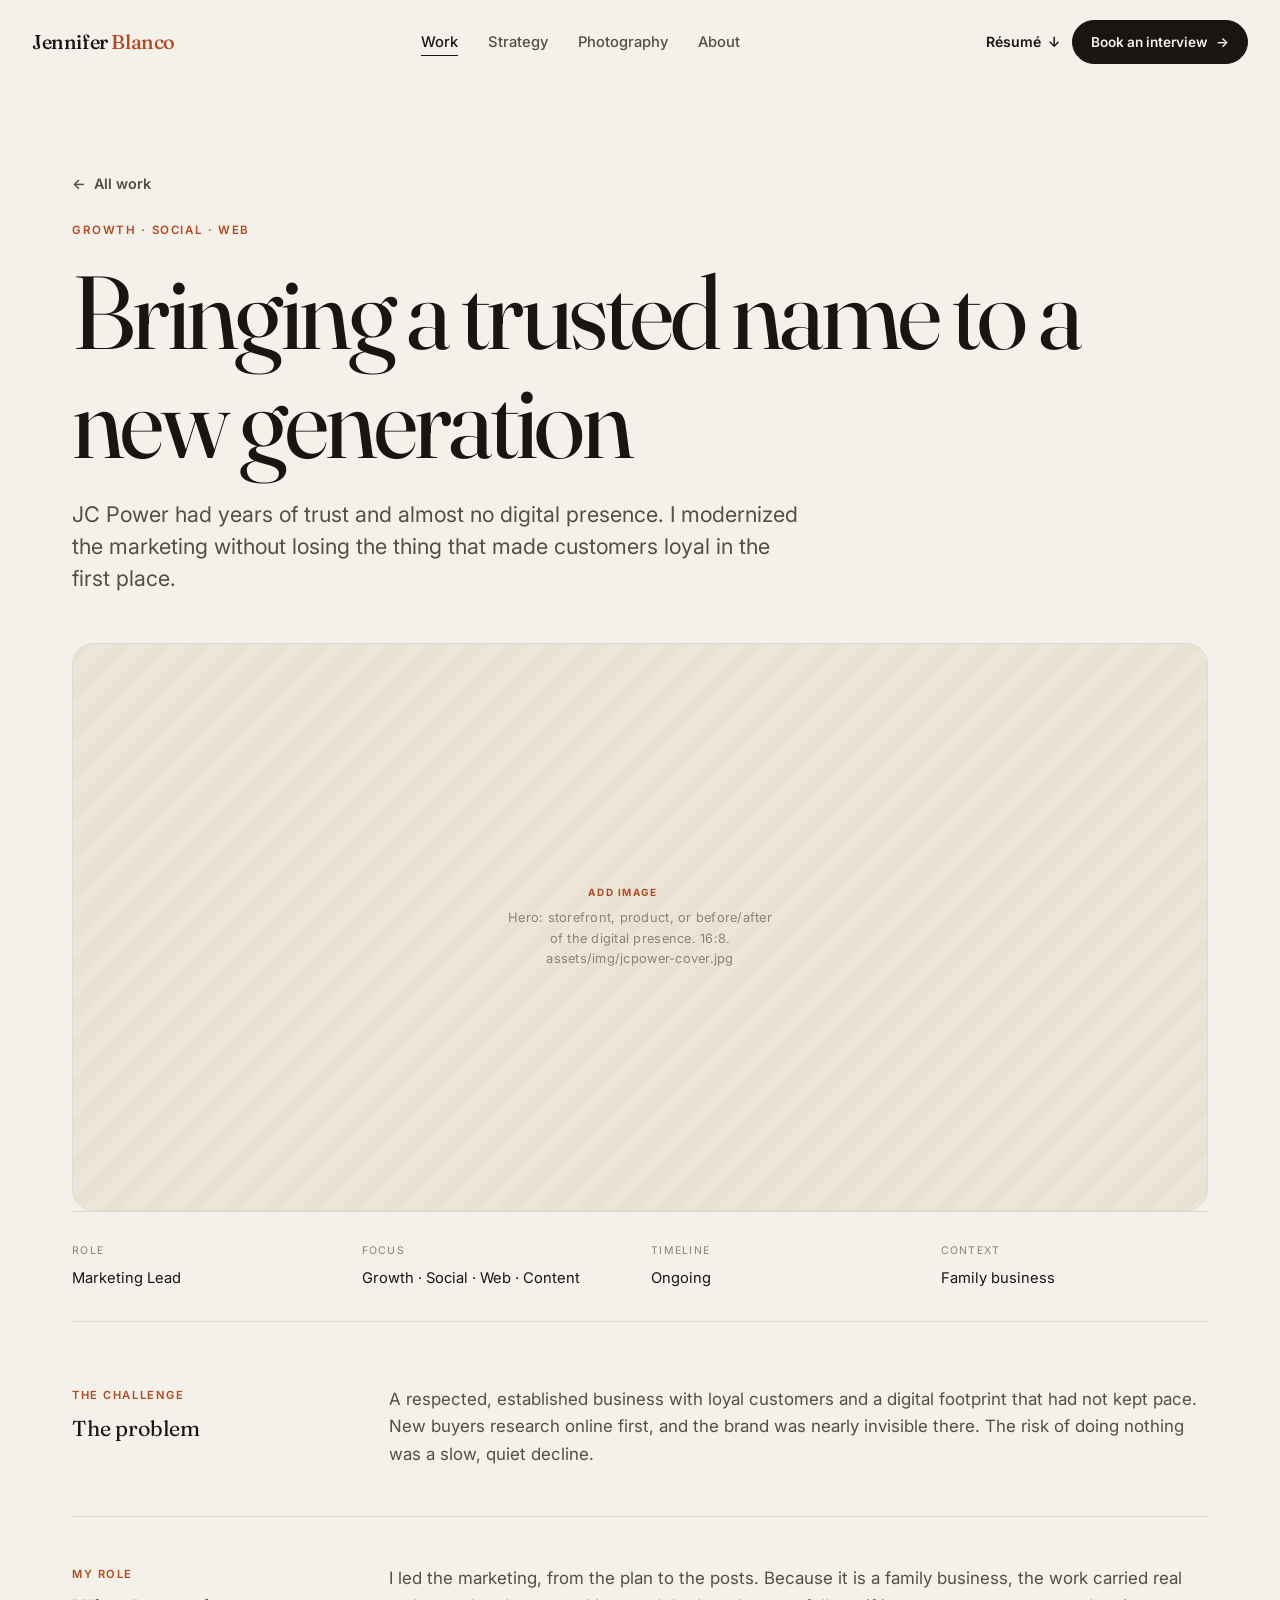
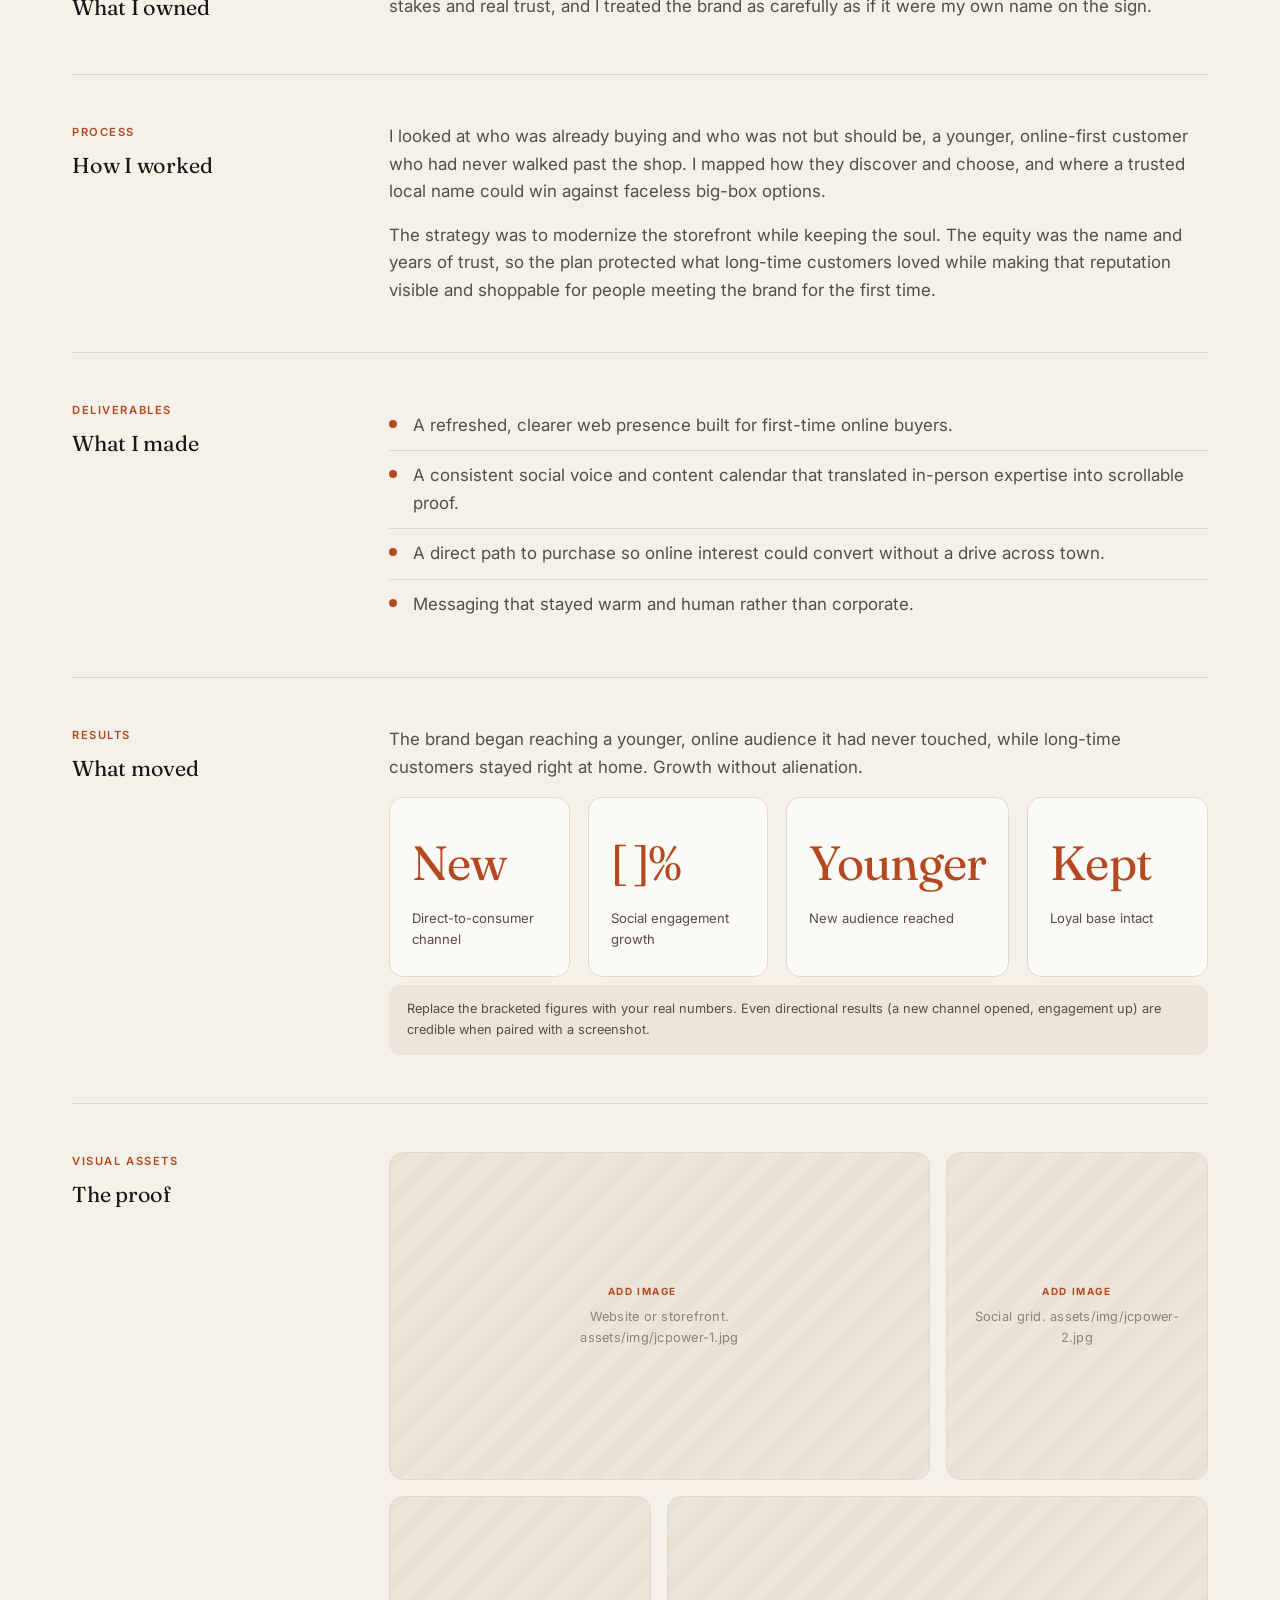
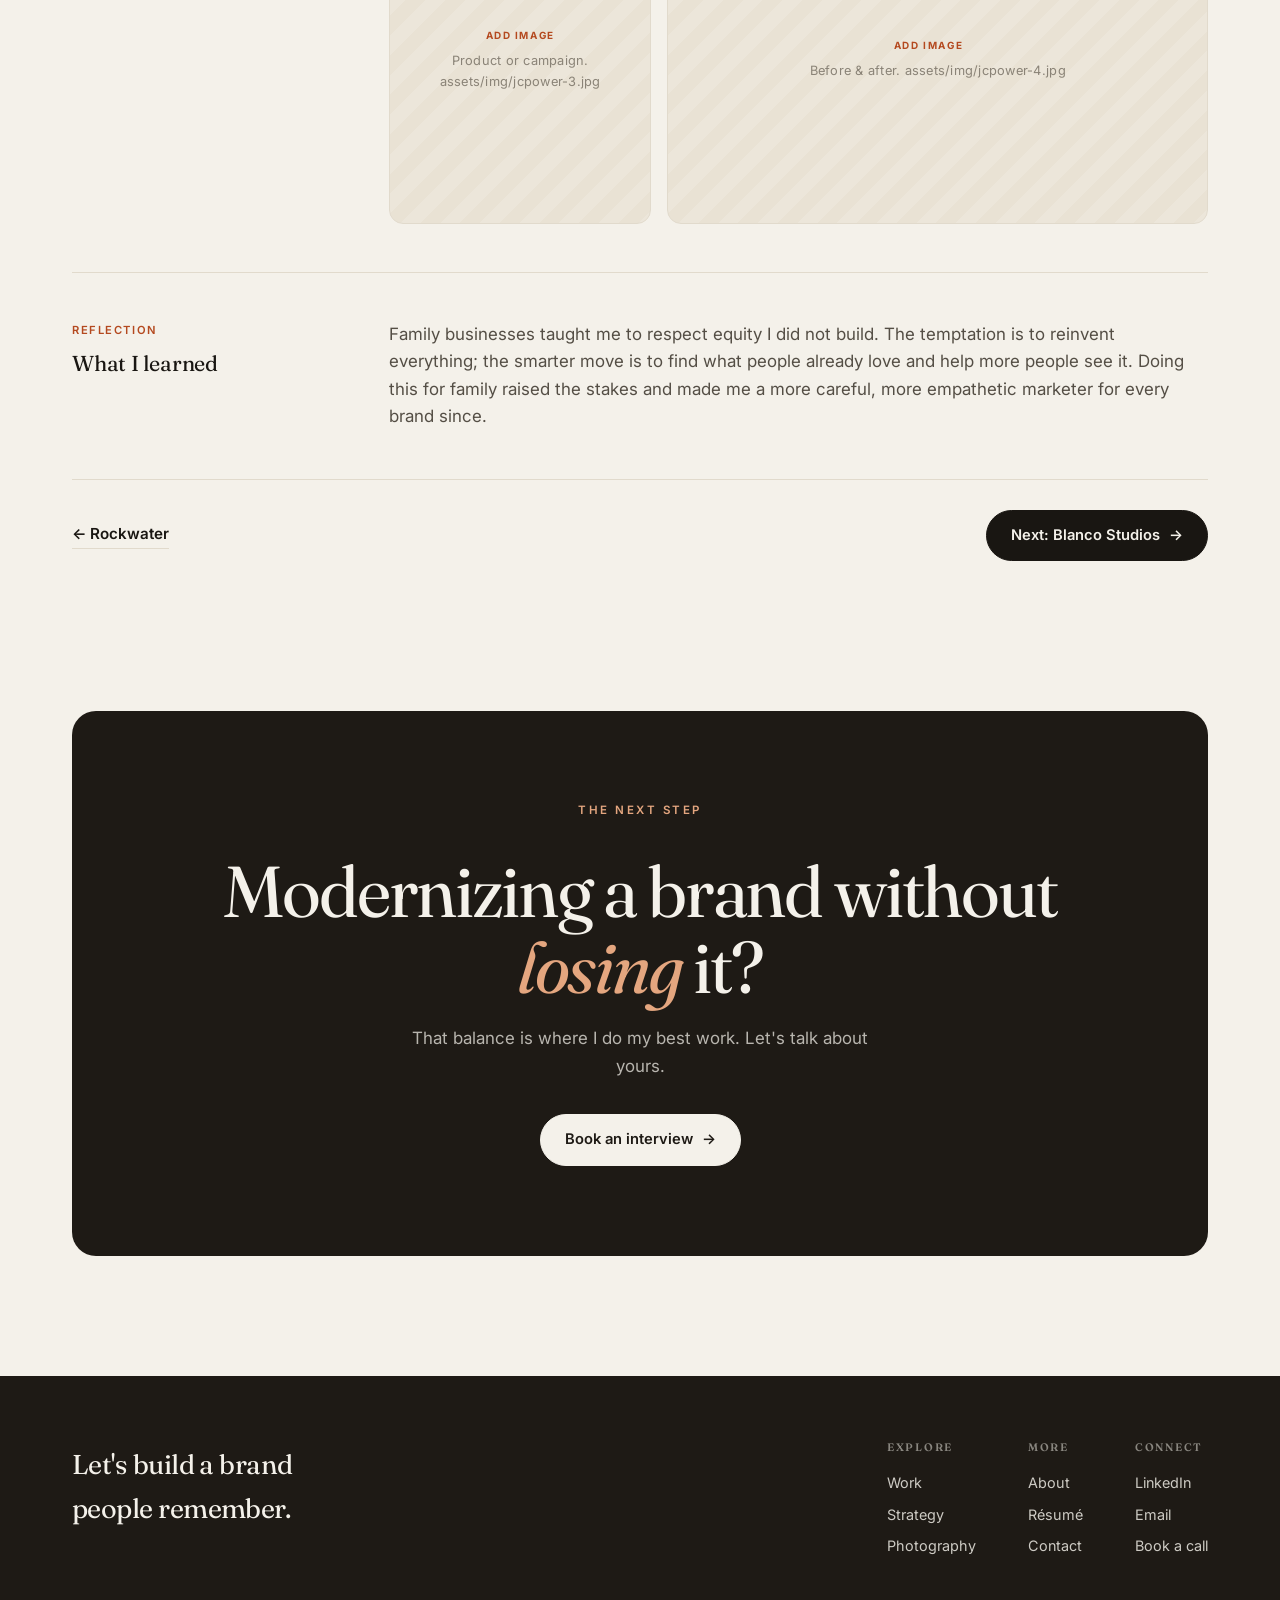
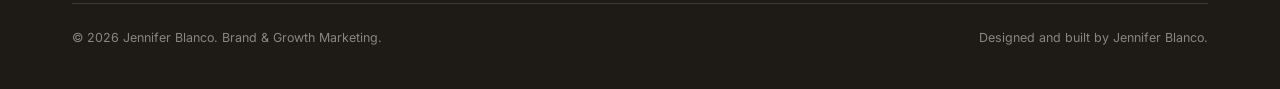
<file: case-jcpower.html>
<!DOCTYPE html>
<html lang="en">
<head>
<meta charset="UTF-8" />
<meta name="viewport" content="width=device-width, initial-scale=1.0" />
<title>JC Power — Case Study — Jennifer Blanco</title>
<meta name="description" content="How Jennifer Blanco modernized the marketing of an established family business and reached a new generation of customers without losing the loyal base." />
<link rel="canonical" href="https://www.jenniferblanco.com/case-jcpower.html" />
<link rel="icon" href="favicon.svg" type="image/svg+xml" />
<link rel="preconnect" href="https://fonts.googleapis.com" />
<link rel="preconnect" href="https://fonts.gstatic.com" crossorigin />
<link href="https://fonts.googleapis.com/css2?family=Fraunces:ital,opsz,wght@0,9..144,300..600;1,9..144,300..500&family=Inter:wght@400;500;600&display=swap" rel="stylesheet" />
<link rel="stylesheet" href="assets/css/styles.css" />
</head>
<body>
<a class="skip-link" href="#main">Skip to content</a>

<header class="site-header">
  <nav class="nav" aria-label="Primary">
    <a class="brand" href="index.html">Jennifer&nbsp;<b>Blanco</b></a>
    <ul class="nav-links">
      <li><a href="work.html" aria-current="page">Work</a></li>
      <li><a href="strategy.html">Strategy</a></li>
      <li><a href="photography.html">Photography</a></li>
      <li><a href="about.html">About</a></li>
    </ul>
    <div class="nav-actions">
      <a class="res-link" href="assets/docs/jennifer-blanco-resume.pdf">Résumé <span aria-hidden="true">↓</span></a>
      <a class="btn" href="contact.html">Book an interview <span class="arr" aria-hidden="true">→</span></a>
      <button class="menu-toggle" aria-label="Menu" aria-expanded="false">☰</button>
    </div>
  </nav>
</header>

<main id="main">
  <article class="cs-hero wrap">
    <a class="cs-back" href="work.html"><span aria-hidden="true">←</span> All work</a>
    <p class="cat reveal">Growth · Social · Web</p>
    <h1 class="reveal d1">Bringing a trusted name to a new generation</h1>
    <p class="lead reveal d2" style="max-width:56ch">JC Power had years of trust and almost no digital presence. I modernized the marketing without losing the thing that made customers loyal in the first place.</p>
    <div class="slot cs-cover reveal d2"><span><span class="tag">Add image</span>Hero: storefront, product, or before/after of the digital presence. 16:8. assets/img/jcpower-cover.jpg</span></div>

    <div class="cs-meta reveal">
      <div><div class="k">Role</div><div class="v">Marketing Lead</div></div>
      <div><div class="k">Focus</div><div class="v">Growth · Social · Web · Content</div></div>
      <div><div class="k">Timeline</div><div class="v">Ongoing</div></div>
      <div><div class="k">Context</div><div class="v">Family business</div></div>
    </div>

    <div class="cs-block reveal"><div class="k"><span class="step">The challenge</span>The problem</div>
      <div class="body">
        <p>A respected, established business with loyal customers and a digital footprint that had not kept pace. New buyers research online first, and the brand was nearly invisible there. The risk of doing nothing was a slow, quiet decline.</p>
      </div>
    </div>

    <div class="cs-block reveal"><div class="k"><span class="step">My role</span>What I owned</div>
      <div class="body">
        <p>I led the marketing, from the plan to the posts. Because it is a family business, the work carried real stakes and real trust, and I treated the brand as carefully as if it were my own name on the sign.</p>
      </div>
    </div>

    <div class="cs-block reveal"><div class="k"><span class="step">Process</span>How I worked</div>
      <div class="body">
        <p>I looked at who was already buying and who was not but should be, a younger, online-first customer who had never walked past the shop. I mapped how they discover and choose, and where a trusted local name could win against faceless big-box options.</p>
        <p>The strategy was to modernize the storefront while keeping the soul. The equity was the name and years of trust, so the plan protected what long-time customers loved while making that reputation visible and shoppable for people meeting the brand for the first time.</p>
      </div>
    </div>

    <div class="cs-block reveal"><div class="k"><span class="step">Deliverables</span>What I made</div>
      <div class="body">
        <ul class="cs-list">
          <li>A refreshed, clearer web presence built for first-time online buyers.</li>
          <li>A consistent social voice and content calendar that translated in-person expertise into scrollable proof.</li>
          <li>A direct path to purchase so online interest could convert without a drive across town.</li>
          <li>Messaging that stayed warm and human rather than corporate.</li>
        </ul>
      </div>
    </div>

    <div class="cs-block reveal"><div class="k"><span class="step">Results</span>What moved</div>
      <div class="body">
        <p>The brand began reaching a younger, online audience it had never touched, while long-time customers stayed right at home. Growth without alienation.</p>
        <div class="metrics-row" style="margin-top:8px">
          <div class="metric-card"><div class="n"><em>New</em></div><div class="l">Direct-to-consumer channel</div></div>
          <div class="metric-card"><div class="n"><em>[ ]%</em></div><div class="l">Social engagement growth</div></div>
          <div class="metric-card"><div class="n"><em>Younger</em></div><div class="l">New audience reached</div></div>
          <div class="metric-card"><div class="n"><em>Kept</em></div><div class="l">Loyal base intact</div></div>
        </div>
        <p class="disclaimer-note">Replace the bracketed figures with your real numbers. Even directional results (a new channel opened, engagement up) are credible when paired with a screenshot.</p>
      </div>
    </div>

    <div class="cs-block reveal"><div class="k"><span class="step">Visual assets</span>The proof</div>
      <div class="body">
        <div class="cs-gallery">
          <div class="slot wide"><span><span class="tag">Add image</span>Website or storefront. assets/img/jcpower-1.jpg</span></div>
          <div class="slot"><span><span class="tag">Add image</span>Social grid. assets/img/jcpower-2.jpg</span></div>
          <div class="slot"><span><span class="tag">Add image</span>Product or campaign. assets/img/jcpower-3.jpg</span></div>
          <div class="slot wide"><span><span class="tag">Add image</span>Before &amp; after. assets/img/jcpower-4.jpg</span></div>
        </div>
      </div>
    </div>

    <div class="cs-block reveal"><div class="k"><span class="step">Reflection</span>What I learned</div>
      <div class="body">
        <p>Family businesses taught me to respect equity I did not build. The temptation is to reinvent everything; the smarter move is to find what people already love and help more people see it. Doing this for family raised the stakes and made me a more careful, more empathetic marketer for every brand since.</p>
      </div>
    </div>

    <div class="cs-next">
      <a class="textlink" href="case-rockwater.html"><span aria-hidden="true">←</span> Rockwater</a>
      <a class="btn" href="case-blanco.html">Next: Blanco Studios <span class="arr" aria-hidden="true">→</span></a>
    </div>
  </article>

  <section class="section wrap">
    <div class="cta-band reveal">
      <p class="eyebrow">The next step</p>
      <h2>Modernizing a brand without <em>losing</em> it?</h2>
      <p>That balance is where I do my best work. Let's talk about yours.</p>
      <div class="cta-row"><a class="btn ondark" href="contact.html">Book an interview <span class="arr" aria-hidden="true">→</span></a></div>
    </div>
  </section>
</main>

<footer class="site-footer">
  <div class="wrap">
    <div class="foot-top">
      <p class="foot-brand">Let's build a brand people remember.</p>
      <div class="foot-cols">
        <div class="foot-col"><h4>Explore</h4><a href="work.html">Work</a><a href="strategy.html">Strategy</a><a href="photography.html">Photography</a></div>
        <div class="foot-col"><h4>More</h4><a href="about.html">About</a><a href="assets/docs/jennifer-blanco-resume.pdf">Résumé</a><a href="contact.html">Contact</a></div>
        <div class="foot-col"><h4>Connect</h4><a href="#" data-slot="linkedin">LinkedIn</a><a href="#" data-slot="email">Email</a><a href="contact.html">Book a call</a></div>
      </div>
    </div>
    <div class="foot-bottom"><span>© <span data-year>2026</span> Jennifer Blanco. Brand &amp; Growth Marketing.</span><span>Designed and built by Jennifer Blanco.</span></div>
  </div>
</footer>
<script src="assets/js/main.js"></script>
</body>
</html>
</file>
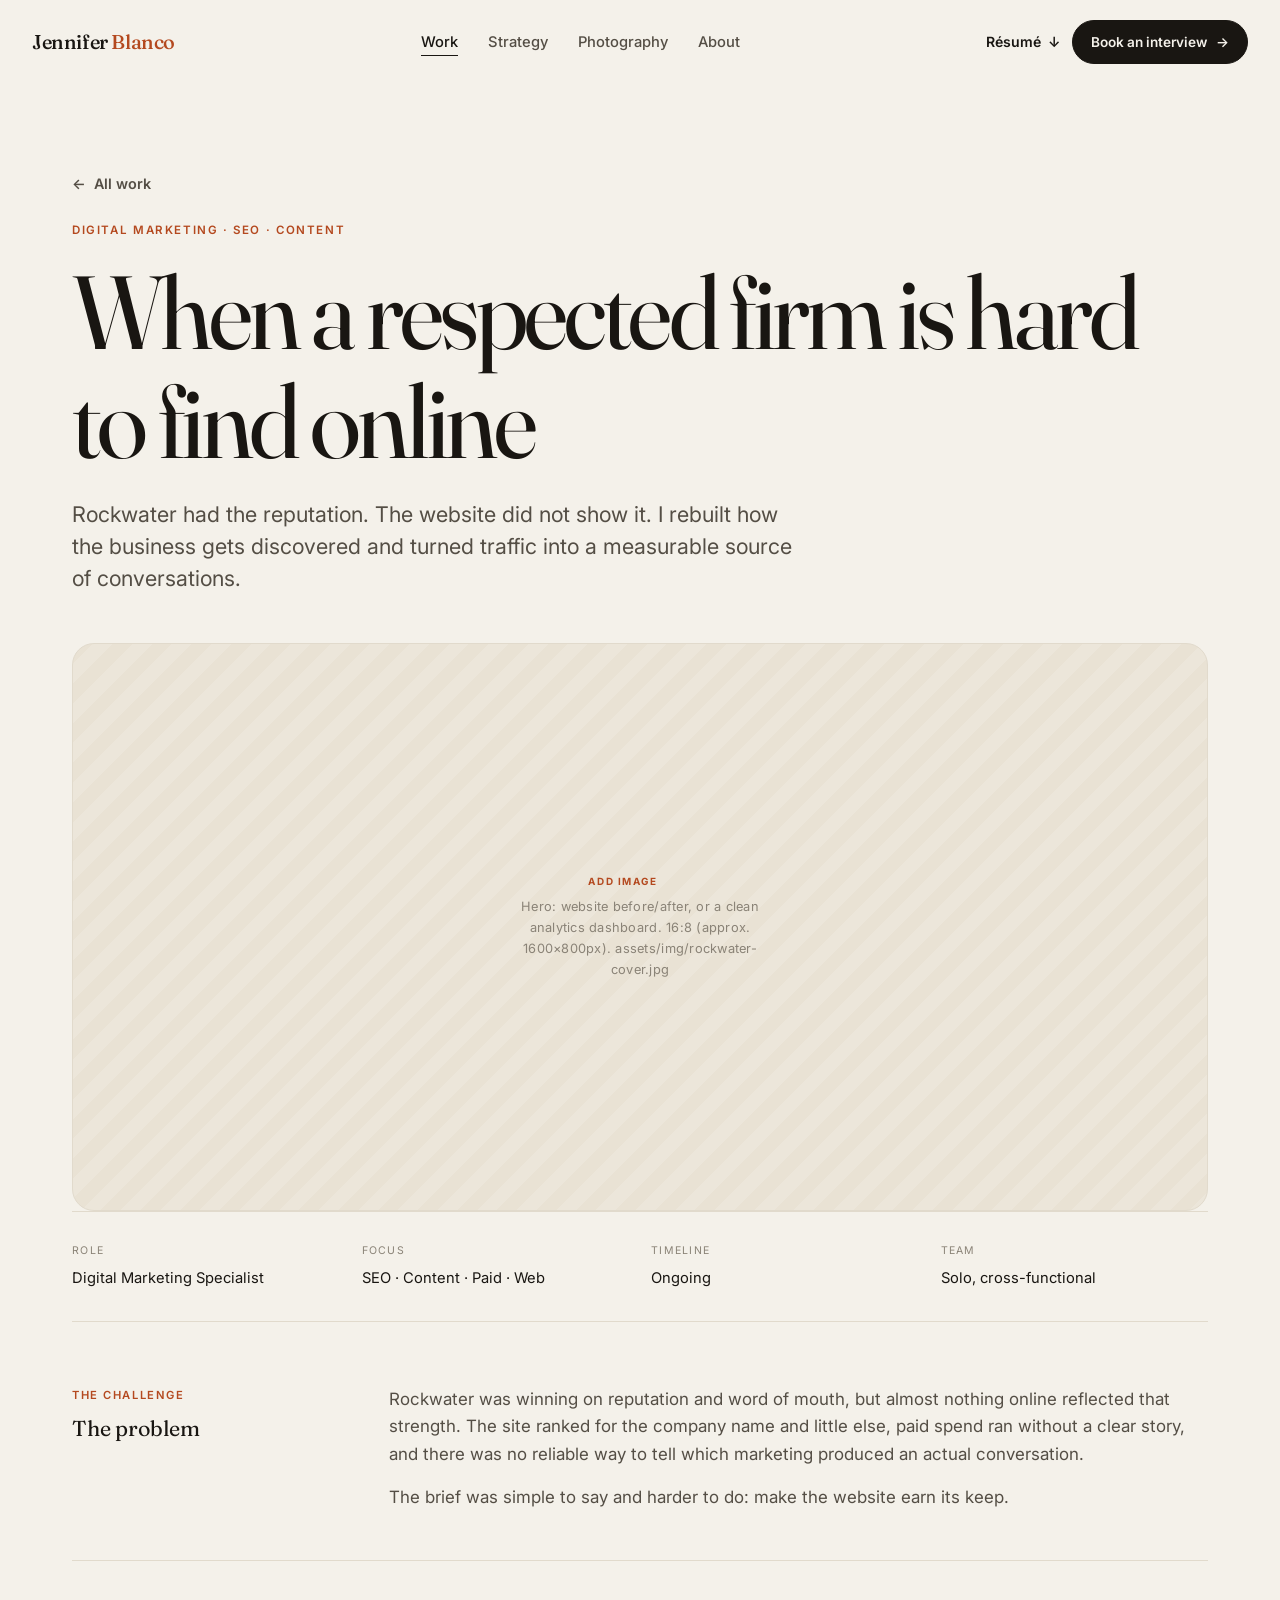
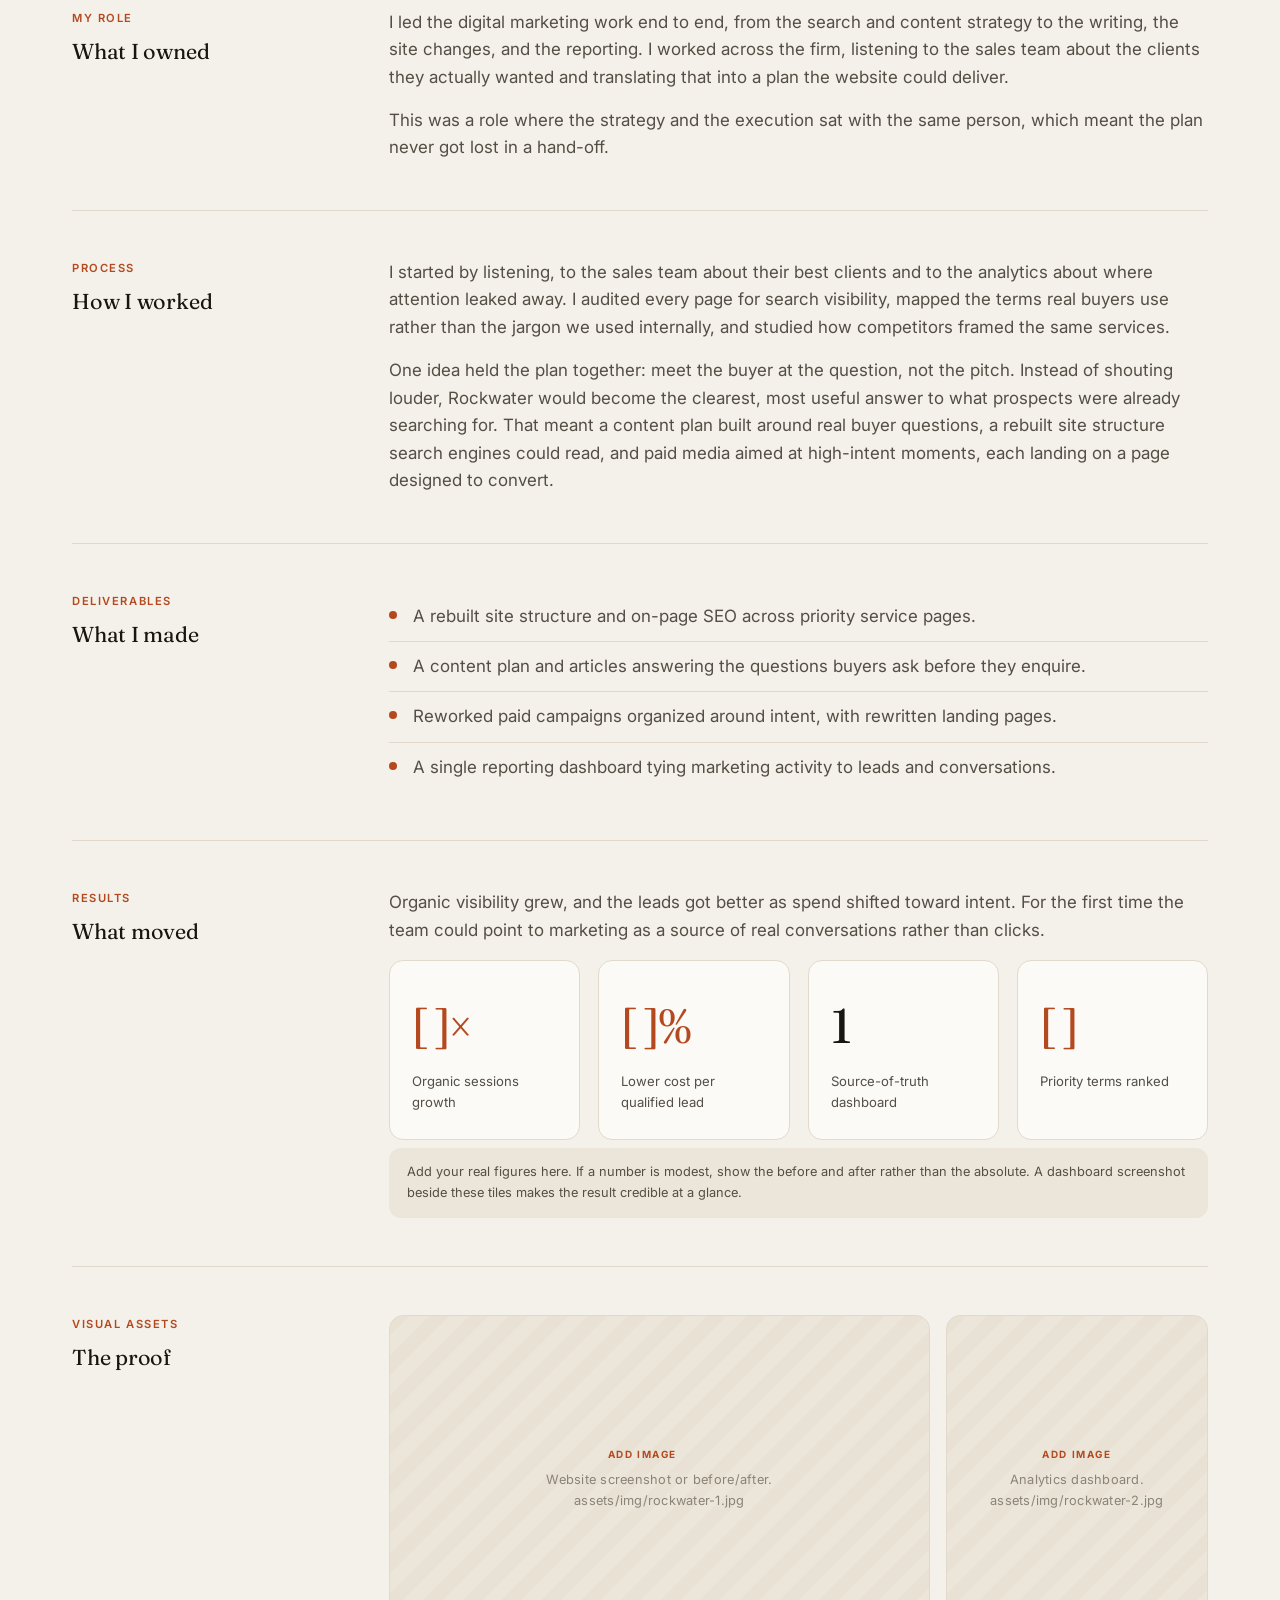
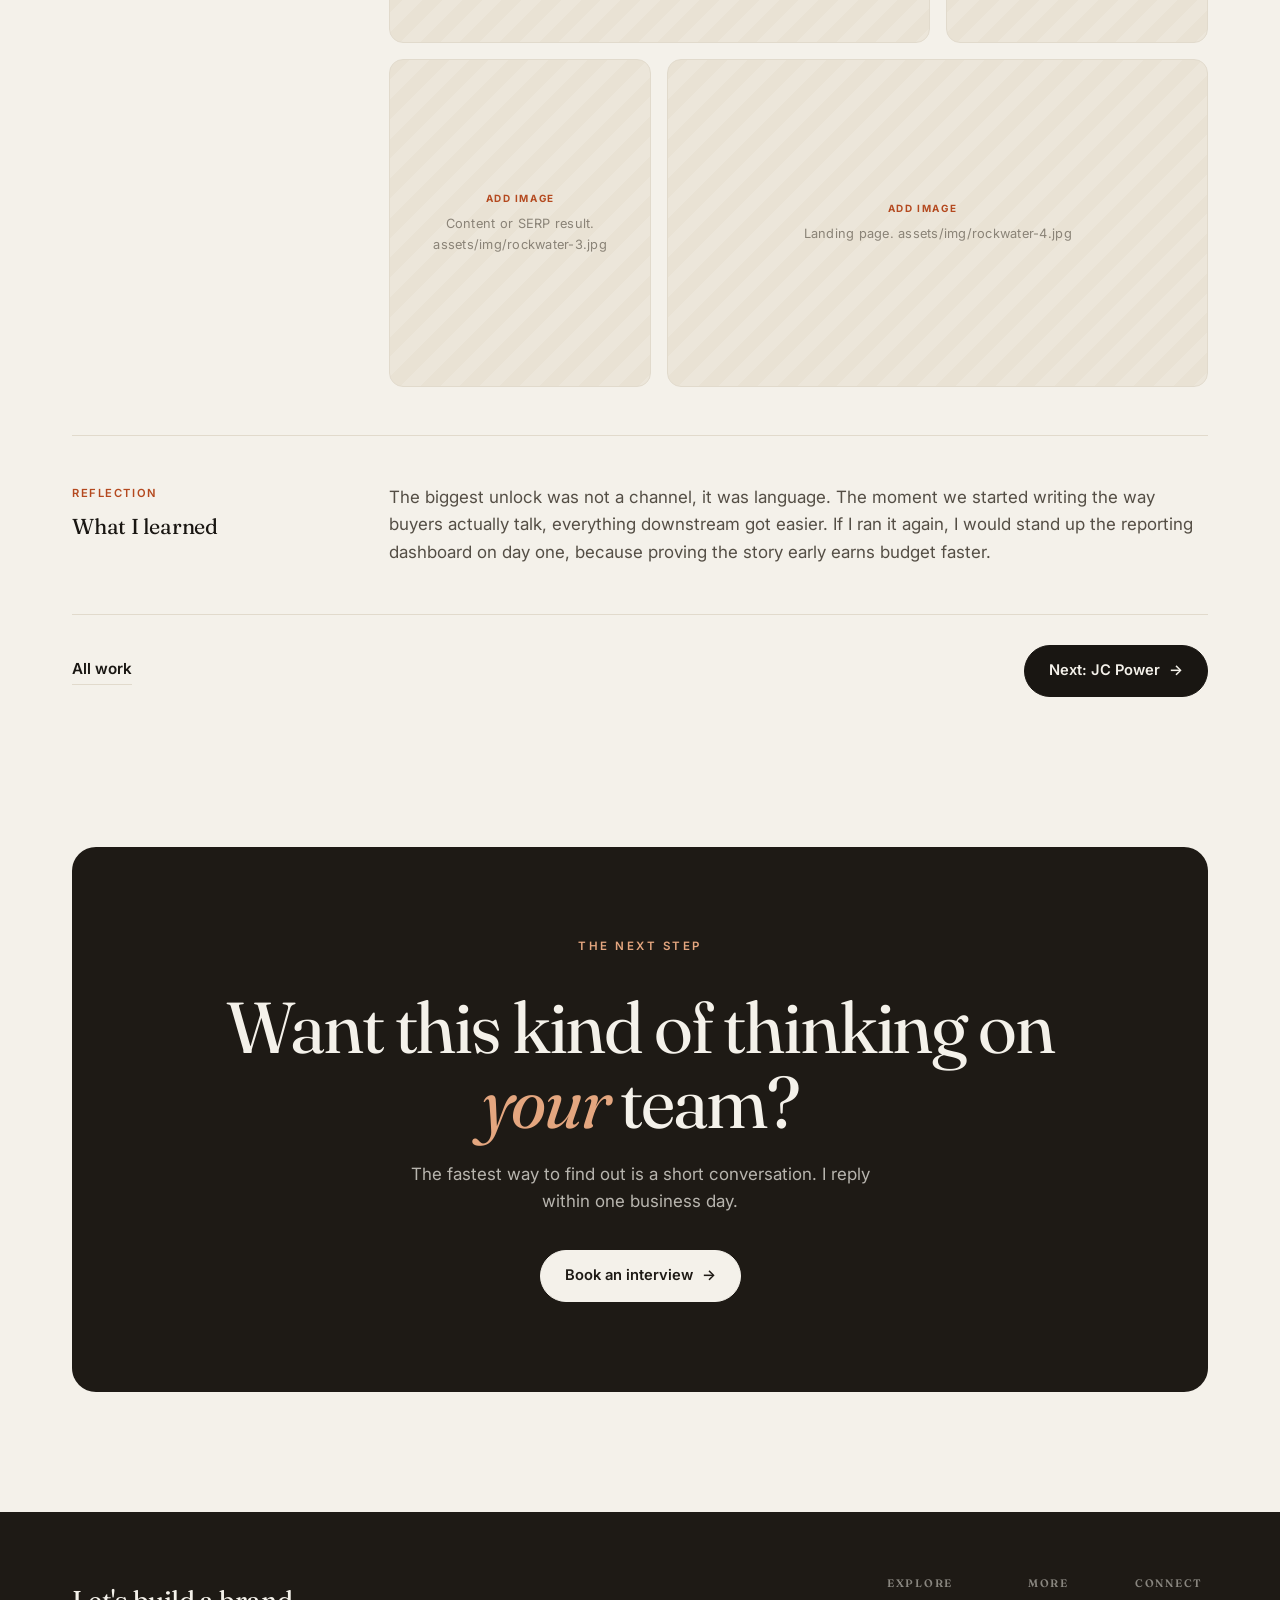
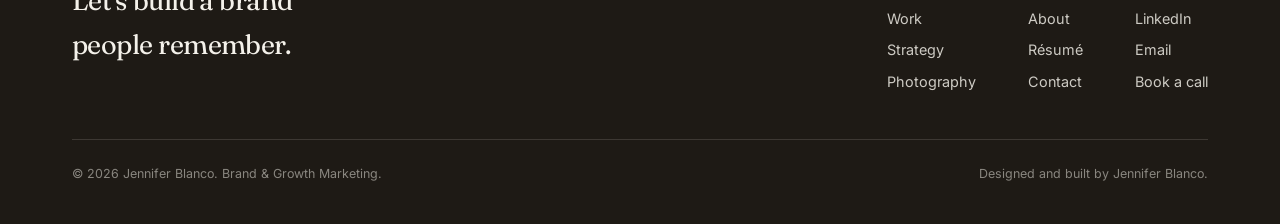
<file: case-rockwater.html>
<!DOCTYPE html>
<html lang="en">
<head>
<meta charset="UTF-8" />
<meta name="viewport" content="width=device-width, initial-scale=1.0" />
<title>Rockwater — Case Study — Jennifer Blanco</title>
<meta name="description" content="How Jennifer Blanco rebuilt how Rockwater gets found online, turning a quiet website into a source of qualified conversations." />
<link rel="canonical" href="https://www.jenniferblanco.com/case-rockwater.html" />
<link rel="icon" href="favicon.svg" type="image/svg+xml" />
<link rel="preconnect" href="https://fonts.googleapis.com" />
<link rel="preconnect" href="https://fonts.gstatic.com" crossorigin />
<link href="https://fonts.googleapis.com/css2?family=Fraunces:ital,opsz,wght@0,9..144,300..600;1,9..144,300..500&family=Inter:wght@400;500;600&display=swap" rel="stylesheet" />
<link rel="stylesheet" href="assets/css/styles.css" />
</head>
<body>
<a class="skip-link" href="#main">Skip to content</a>

<header class="site-header">
  <nav class="nav" aria-label="Primary">
    <a class="brand" href="index.html">Jennifer&nbsp;<b>Blanco</b></a>
    <ul class="nav-links">
      <li><a href="work.html" aria-current="page">Work</a></li>
      <li><a href="strategy.html">Strategy</a></li>
      <li><a href="photography.html">Photography</a></li>
      <li><a href="about.html">About</a></li>
    </ul>
    <div class="nav-actions">
      <a class="res-link" href="assets/docs/jennifer-blanco-resume.pdf">Résumé <span aria-hidden="true">↓</span></a>
      <a class="btn" href="contact.html">Book an interview <span class="arr" aria-hidden="true">→</span></a>
      <button class="menu-toggle" aria-label="Menu" aria-expanded="false">☰</button>
    </div>
  </nav>
</header>

<main id="main">
  <article class="cs-hero wrap">
    <a class="cs-back" href="work.html"><span aria-hidden="true">←</span> All work</a>
    <p class="cat reveal">Digital Marketing · SEO · Content</p>
    <h1 class="reveal d1">When a respected firm is hard to find online</h1>
    <p class="lead reveal d2" style="max-width:56ch">Rockwater had the reputation. The website did not show it. I rebuilt how the business gets discovered and turned traffic into a measurable source of conversations.</p>
    <div class="slot cs-cover reveal d2"><span><span class="tag">Add image</span>Hero: website before/after, or a clean analytics dashboard. 16:8 (approx. 1600&times;800px). assets/img/rockwater-cover.jpg</span></div>

    <div class="cs-meta reveal">
      <div><div class="k">Role</div><div class="v">Digital Marketing Specialist</div></div>
      <div><div class="k">Focus</div><div class="v">SEO · Content · Paid · Web</div></div>
      <div><div class="k">Timeline</div><div class="v">Ongoing</div></div>
      <div><div class="k">Team</div><div class="v">Solo, cross-functional</div></div>
    </div>

    <div class="cs-block reveal"><div class="k"><span class="step">The challenge</span>The problem</div>
      <div class="body">
        <p>Rockwater was winning on reputation and word of mouth, but almost nothing online reflected that strength. The site ranked for the company name and little else, paid spend ran without a clear story, and there was no reliable way to tell which marketing produced an actual conversation.</p>
        <p>The brief was simple to say and harder to do: make the website earn its keep.</p>
      </div>
    </div>

    <div class="cs-block reveal"><div class="k"><span class="step">My role</span>What I owned</div>
      <div class="body">
        <p>I led the digital marketing work end to end, from the search and content strategy to the writing, the site changes, and the reporting. I worked across the firm, listening to the sales team about the clients they actually wanted and translating that into a plan the website could deliver.</p>
        <p>This was a role where the strategy and the execution sat with the same person, which meant the plan never got lost in a hand-off.</p>
      </div>
    </div>

    <div class="cs-block reveal"><div class="k"><span class="step">Process</span>How I worked</div>
      <div class="body">
        <p>I started by listening, to the sales team about their best clients and to the analytics about where attention leaked away. I audited every page for search visibility, mapped the terms real buyers use rather than the jargon we used internally, and studied how competitors framed the same services.</p>
        <p>One idea held the plan together: meet the buyer at the question, not the pitch. Instead of shouting louder, Rockwater would become the clearest, most useful answer to what prospects were already searching for. That meant a content plan built around real buyer questions, a rebuilt site structure search engines could read, and paid media aimed at high-intent moments, each landing on a page designed to convert.</p>
      </div>
    </div>

    <div class="cs-block reveal"><div class="k"><span class="step">Deliverables</span>What I made</div>
      <div class="body">
        <ul class="cs-list">
          <li>A rebuilt site structure and on-page SEO across priority service pages.</li>
          <li>A content plan and articles answering the questions buyers ask before they enquire.</li>
          <li>Reworked paid campaigns organized around intent, with rewritten landing pages.</li>
          <li>A single reporting dashboard tying marketing activity to leads and conversations.</li>
        </ul>
      </div>
    </div>

    <div class="cs-block reveal"><div class="k"><span class="step">Results</span>What moved</div>
      <div class="body">
        <p>Organic visibility grew, and the leads got better as spend shifted toward intent. For the first time the team could point to marketing as a source of real conversations rather than clicks.</p>
        <div class="metrics-row" style="margin-top:8px">
          <div class="metric-card"><div class="n"><em>[ ]×</em></div><div class="l">Organic sessions growth</div></div>
          <div class="metric-card"><div class="n"><em>[ ]%</em></div><div class="l">Lower cost per qualified lead</div></div>
          <div class="metric-card"><div class="n">1</div><div class="l">Source-of-truth dashboard</div></div>
          <div class="metric-card"><div class="n"><em>[ ]</em></div><div class="l">Priority terms ranked</div></div>
        </div>
        <p class="disclaimer-note">Add your real figures here. If a number is modest, show the before and after rather than the absolute. A dashboard screenshot beside these tiles makes the result credible at a glance.</p>
      </div>
    </div>

    <div class="cs-block reveal"><div class="k"><span class="step">Visual assets</span>The proof</div>
      <div class="body">
        <div class="cs-gallery">
          <div class="slot wide"><span><span class="tag">Add image</span>Website screenshot or before/after. assets/img/rockwater-1.jpg</span></div>
          <div class="slot"><span><span class="tag">Add image</span>Analytics dashboard. assets/img/rockwater-2.jpg</span></div>
          <div class="slot"><span><span class="tag">Add image</span>Content or SERP result. assets/img/rockwater-3.jpg</span></div>
          <div class="slot wide"><span><span class="tag">Add image</span>Landing page. assets/img/rockwater-4.jpg</span></div>
        </div>
      </div>
    </div>

    <div class="cs-block reveal"><div class="k"><span class="step">Reflection</span>What I learned</div>
      <div class="body">
        <p>The biggest unlock was not a channel, it was language. The moment we started writing the way buyers actually talk, everything downstream got easier. If I ran it again, I would stand up the reporting dashboard on day one, because proving the story early earns budget faster.</p>
      </div>
    </div>

    <div class="cs-next">
      <a class="textlink" href="work.html">All work</a>
      <a class="btn" href="case-jcpower.html">Next: JC Power <span class="arr" aria-hidden="true">→</span></a>
    </div>
  </article>

  <section class="section wrap">
    <div class="cta-band reveal">
      <p class="eyebrow">The next step</p>
      <h2>Want this kind of thinking on <em>your</em> team?</h2>
      <p>The fastest way to find out is a short conversation. I reply within one business day.</p>
      <div class="cta-row"><a class="btn ondark" href="contact.html">Book an interview <span class="arr" aria-hidden="true">→</span></a></div>
    </div>
  </section>
</main>

<footer class="site-footer">
  <div class="wrap">
    <div class="foot-top">
      <p class="foot-brand">Let's build a brand people remember.</p>
      <div class="foot-cols">
        <div class="foot-col"><h4>Explore</h4><a href="work.html">Work</a><a href="strategy.html">Strategy</a><a href="photography.html">Photography</a></div>
        <div class="foot-col"><h4>More</h4><a href="about.html">About</a><a href="assets/docs/jennifer-blanco-resume.pdf">Résumé</a><a href="contact.html">Contact</a></div>
        <div class="foot-col"><h4>Connect</h4><a href="#" data-slot="linkedin">LinkedIn</a><a href="#" data-slot="email">Email</a><a href="contact.html">Book a call</a></div>
      </div>
    </div>
    <div class="foot-bottom"><span>© <span data-year>2026</span> Jennifer Blanco. Brand &amp; Growth Marketing.</span><span>Designed and built by Jennifer Blanco.</span></div>
  </div>
</footer>
<script src="assets/js/main.js"></script>
</body>
</html>
</file>
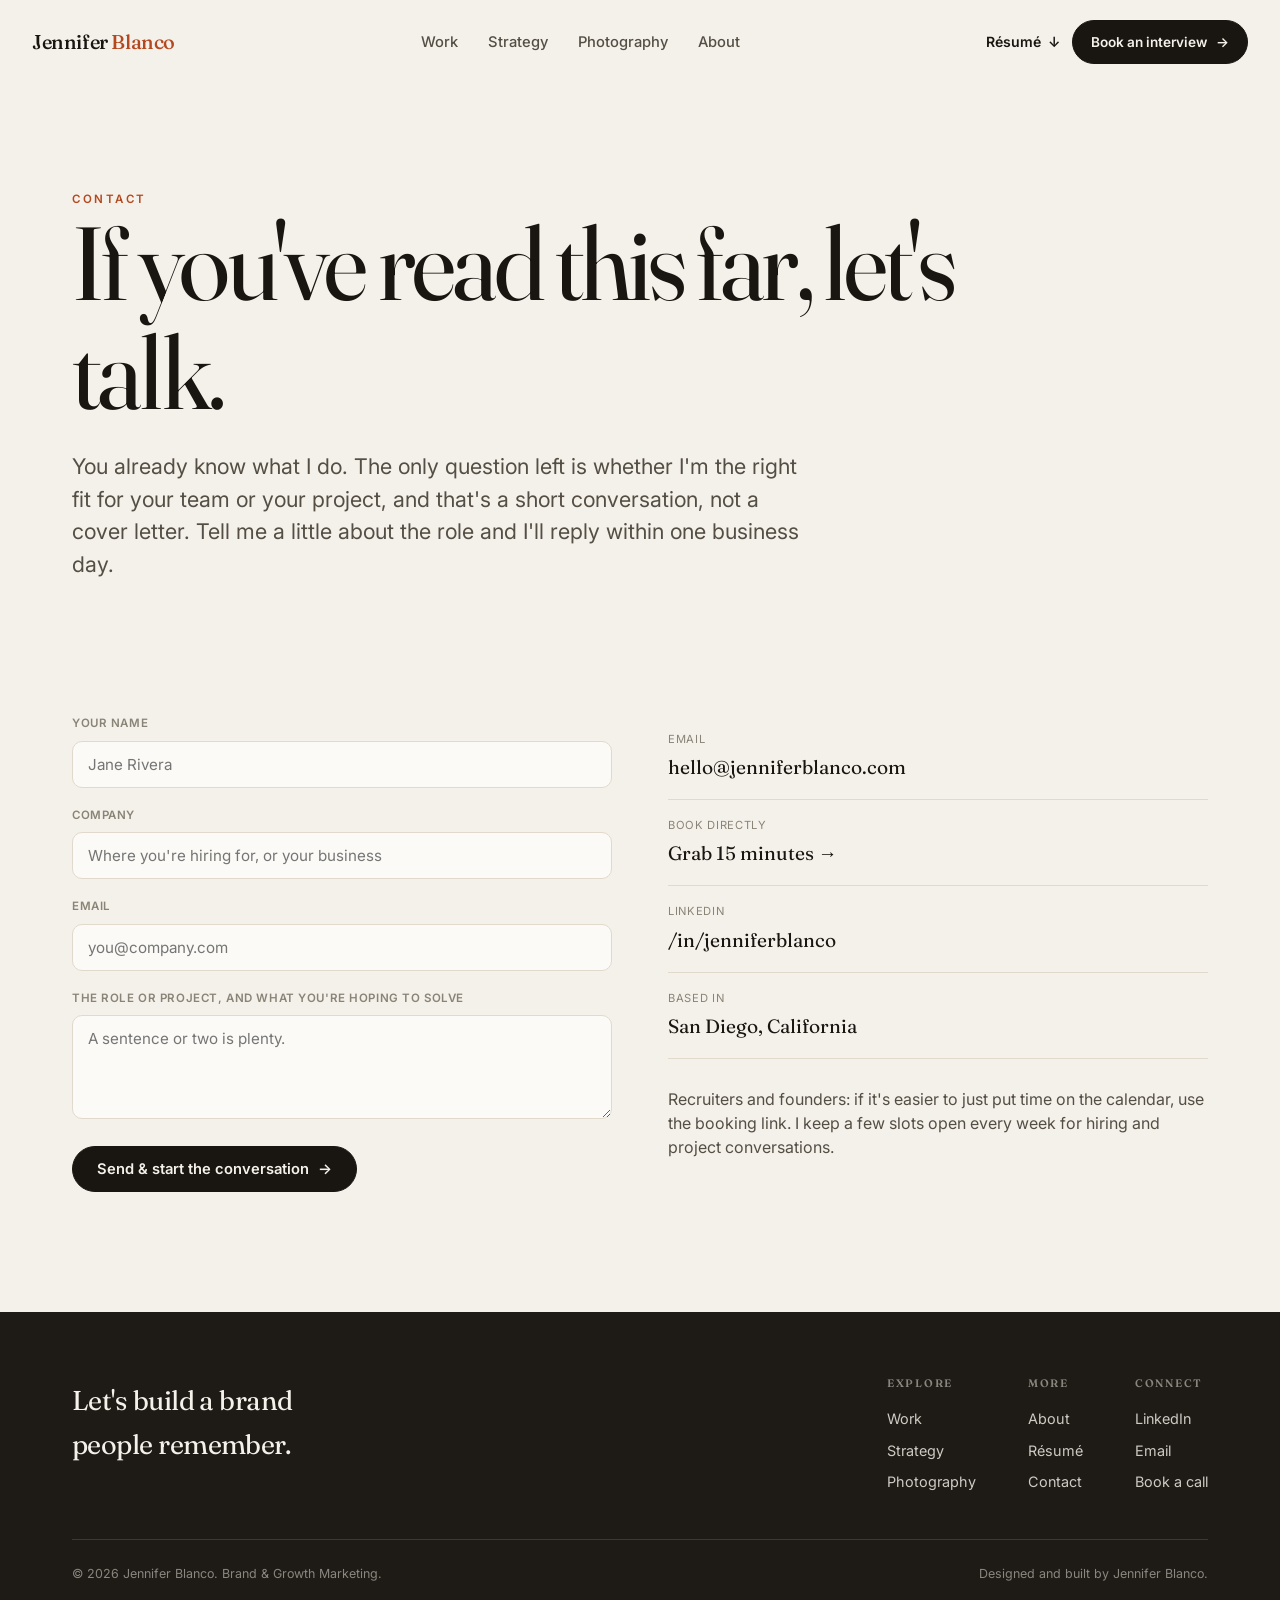
<file: contact.html>
<!DOCTYPE html>
<html lang="en">
<head>
<meta charset="UTF-8" />
<meta name="viewport" content="width=device-width, initial-scale=1.0" />
<title>Contact — Jennifer Blanco</title>
<meta name="description" content="Book an interview with Jennifer Blanco, or start a conversation about a project. She replies within one business day." />
<link rel="canonical" href="https://www.jenniferblanco.com/contact.html" />
<link rel="icon" href="favicon.svg" type="image/svg+xml" />
<link rel="preconnect" href="https://fonts.googleapis.com" />
<link rel="preconnect" href="https://fonts.gstatic.com" crossorigin />
<link href="https://fonts.googleapis.com/css2?family=Fraunces:ital,opsz,wght@0,9..144,300..600;1,9..144,300..500&family=Inter:wght@400;500;600&display=swap" rel="stylesheet" />
<link rel="stylesheet" href="assets/css/styles.css" />
</head>
<body>
<a class="skip-link" href="#main">Skip to content</a>

<header class="site-header">
  <nav class="nav" aria-label="Primary">
    <a class="brand" href="index.html">Jennifer&nbsp;<b>Blanco</b></a>
    <ul class="nav-links">
      <li><a href="work.html">Work</a></li>
      <li><a href="strategy.html">Strategy</a></li>
      <li><a href="photography.html">Photography</a></li>
      <li><a href="about.html">About</a></li>
    </ul>
    <div class="nav-actions">
      <a class="res-link" href="assets/docs/jennifer-blanco-resume.pdf">Résumé <span aria-hidden="true">↓</span></a>
      <a class="btn" href="contact.html" aria-current="page">Book an interview <span class="arr" aria-hidden="true">→</span></a>
      <button class="menu-toggle" aria-label="Menu" aria-expanded="false">☰</button>
    </div>
  </nav>
</header>

<main id="main">
  <section class="hero wrap">
    <p class="eyebrow accent reveal">Contact</p>
    <h1 class="reveal d1" style="font-size:var(--step-5);letter-spacing:-.035em;max-width:15ch">If you've read this far, let's talk.</h1>
    <p class="lead reveal d2" style="margin-top:24px;max-width:56ch">You already know what I do. The only question left is whether I'm the right fit for your team or your project, and that's a short conversation, not a cover letter. Tell me a little about the role and I'll reply within one business day.</p>
  </section>

  <section class="section wrap" style="padding-top:20px">
    <div class="contact-grid">
      <div class="reveal">
        <!-- To activate: create a free Formspree form and replace YOUR_FORM_ID below.
             Until then the form falls back to opening the visitor's email client via the mailto action. -->
        <form action="https://formspree.io/f/YOUR_FORM_ID" method="POST">
          <div class="field"><label for="name">Your name</label><input id="name" name="name" type="text" placeholder="Jane Rivera" required /></div>
          <div class="field"><label for="company">Company</label><input id="company" name="company" type="text" placeholder="Where you're hiring for, or your business" /></div>
          <div class="field"><label for="email">Email</label><input id="email" name="email" type="email" placeholder="you@company.com" required /></div>
          <div class="field"><label for="message">The role or project, and what you're hoping to solve</label><textarea id="message" name="message" rows="4" placeholder="A sentence or two is plenty."></textarea></div>
          <button class="btn" type="submit">Send &amp; start the conversation <span class="arr" aria-hidden="true">→</span></button>
        </form>
      </div>

      <div class="reveal d1">
        <div class="contact-rail">
          <div class="row"><div class="k">Email</div><div class="v"><a data-slot="email" href="#">hello@jenniferblanco.com</a></div></div>
          <div class="row"><div class="k">Book directly</div><div class="v"><a data-slot="booking" href="#">Grab 15 minutes <span aria-hidden="true">→</span></a></div></div>
          <div class="row"><div class="k">LinkedIn</div><div class="v"><a data-slot="linkedin" href="#">/in/jenniferblanco</a></div></div>
          <div class="row"><div class="k">Based in</div><div class="v">San Diego, California</div></div>
        </div>
        <p class="lead" style="margin-top:28px;font-size:1rem">Recruiters and founders: if it's easier to just put time on the calendar, use the booking link. I keep a few slots open every week for hiring and project conversations.</p>
      </div>
    </div>
  </section>
</main>

<footer class="site-footer">
  <div class="wrap">
    <div class="foot-top">
      <p class="foot-brand">Let's build a brand people remember.</p>
      <div class="foot-cols">
        <div class="foot-col"><h4>Explore</h4><a href="work.html">Work</a><a href="strategy.html">Strategy</a><a href="photography.html">Photography</a></div>
        <div class="foot-col"><h4>More</h4><a href="about.html">About</a><a href="assets/docs/jennifer-blanco-resume.pdf">Résumé</a><a href="contact.html">Contact</a></div>
        <div class="foot-col"><h4>Connect</h4><a href="#" data-slot="linkedin">LinkedIn</a><a href="#" data-slot="email">Email</a><a href="contact.html">Book a call</a></div>
      </div>
    </div>
    <div class="foot-bottom"><span>© <span data-year>2026</span> Jennifer Blanco. Brand &amp; Growth Marketing.</span><span>Designed and built by Jennifer Blanco.</span></div>
  </div>
</footer>
<script src="assets/js/main.js"></script>
</body>
</html>
</file>
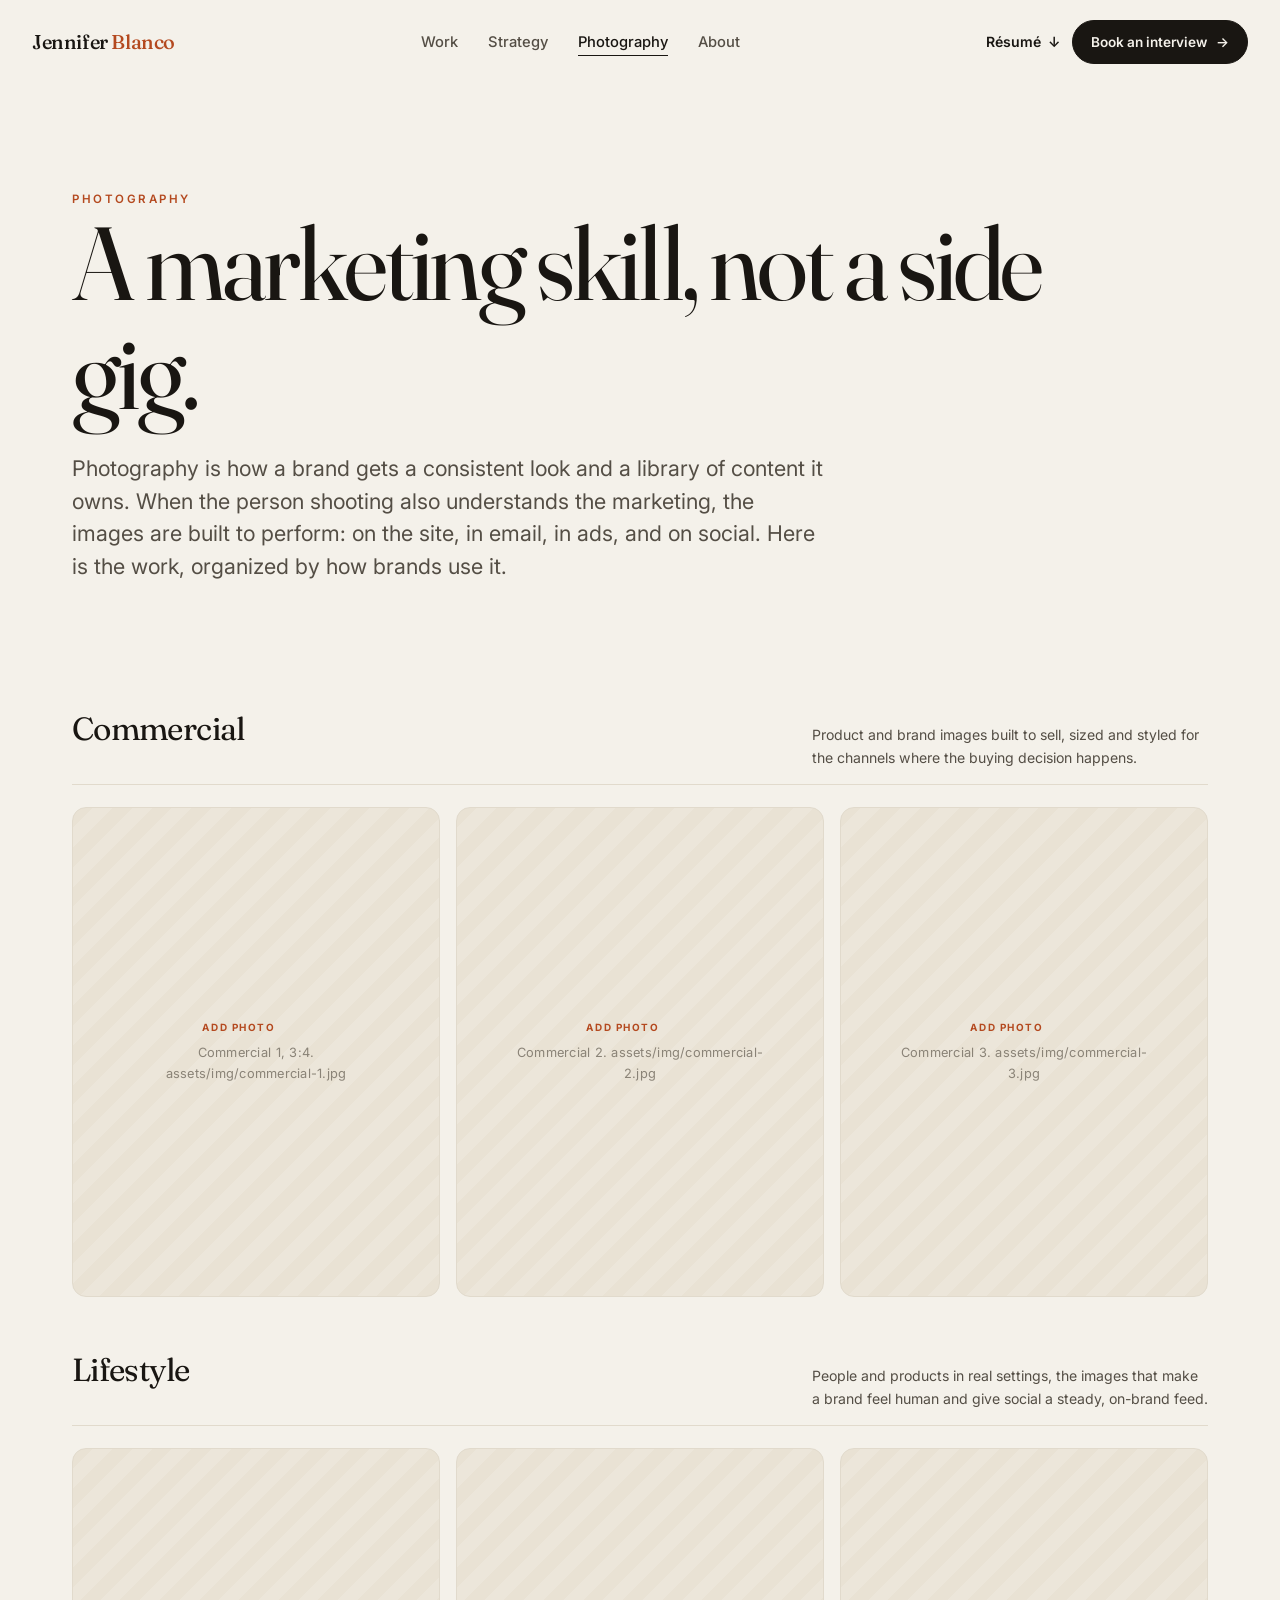
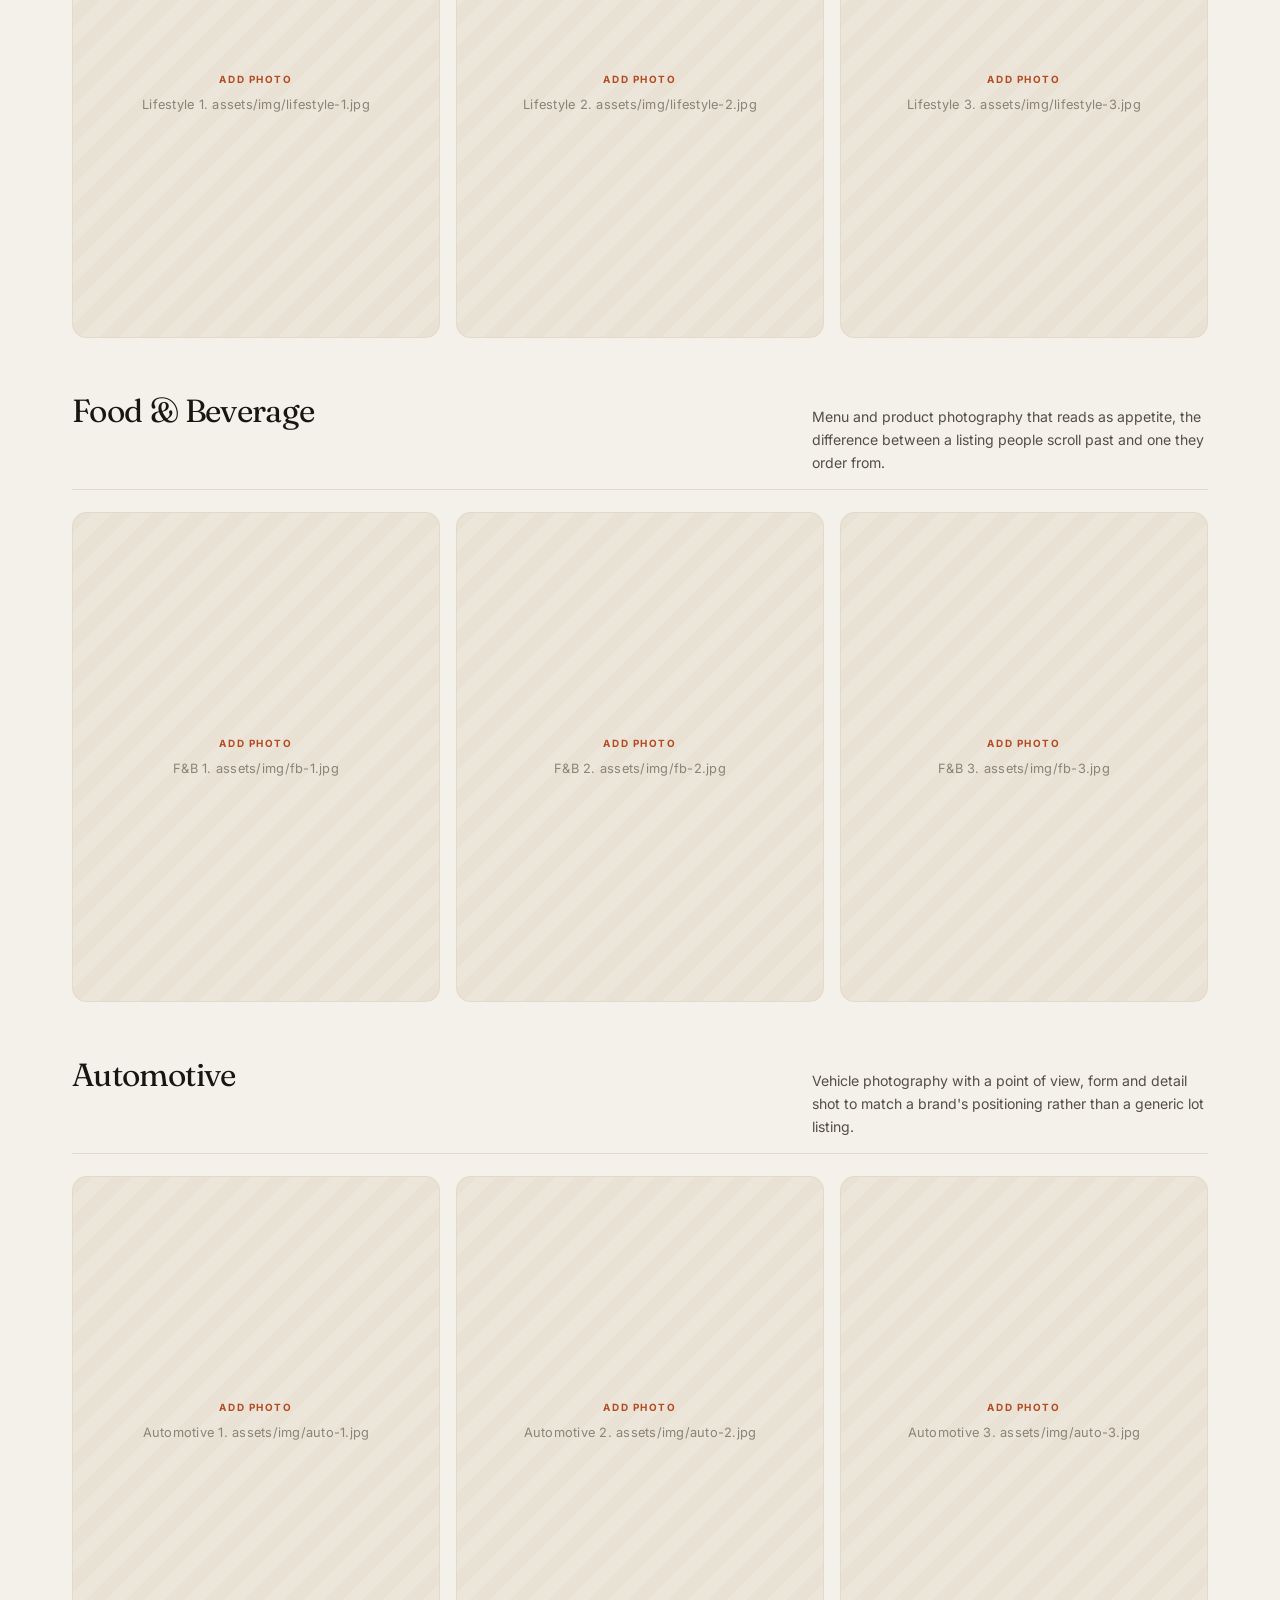
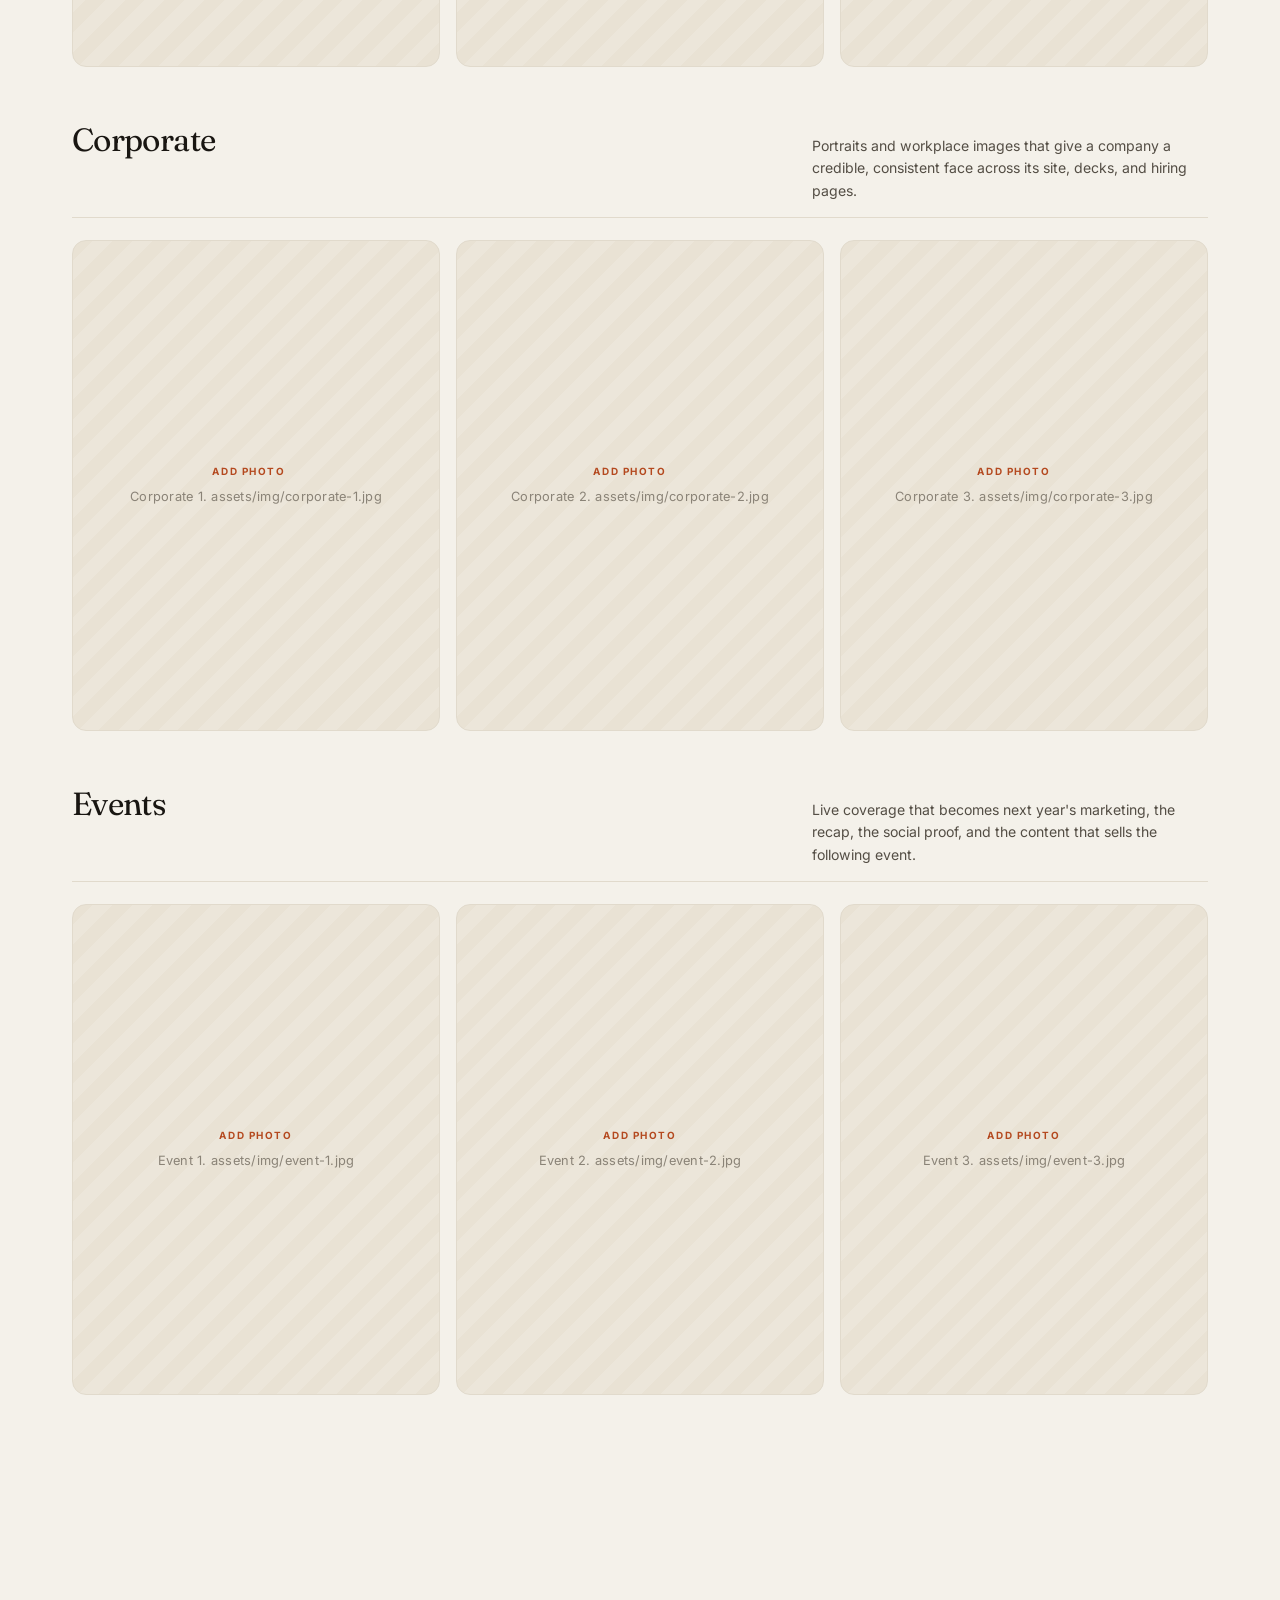
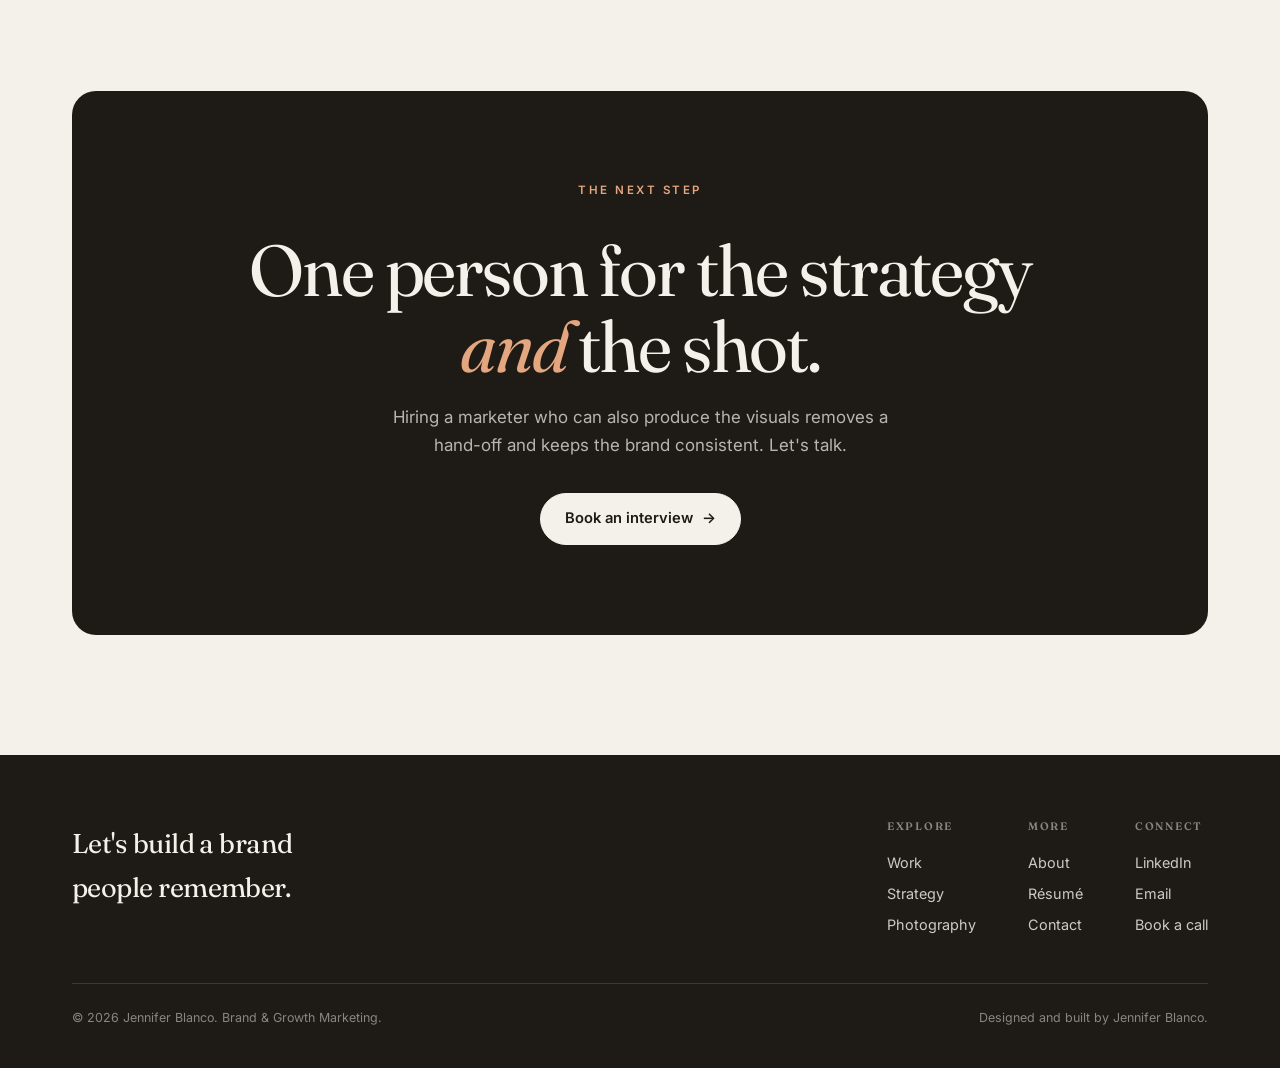
<file: photography.html>
<!DOCTYPE html>
<html lang="en">
<head>
<meta charset="UTF-8" />
<meta name="viewport" content="width=device-width, initial-scale=1.0" />
<title>Photography — Jennifer Blanco</title>
<meta name="description" content="Photography as a marketing capability. Commercial, lifestyle, food and beverage, automotive, corporate, and event work that gives brands a consistent look and a content library they own." />
<link rel="canonical" href="https://www.jenniferblanco.com/photography.html" />
<link rel="icon" href="favicon.svg" type="image/svg+xml" />
<link rel="preconnect" href="https://fonts.googleapis.com" />
<link rel="preconnect" href="https://fonts.gstatic.com" crossorigin />
<link href="https://fonts.googleapis.com/css2?family=Fraunces:ital,opsz,wght@0,9..144,300..600;1,9..144,300..500&family=Inter:wght@400;500;600&display=swap" rel="stylesheet" />
<link rel="stylesheet" href="assets/css/styles.css" />
</head>
<body>
<a class="skip-link" href="#main">Skip to content</a>

<header class="site-header">
  <nav class="nav" aria-label="Primary">
    <a class="brand" href="index.html">Jennifer&nbsp;<b>Blanco</b></a>
    <ul class="nav-links">
      <li><a href="work.html">Work</a></li>
      <li><a href="strategy.html">Strategy</a></li>
      <li><a href="photography.html" aria-current="page">Photography</a></li>
      <li><a href="about.html">About</a></li>
    </ul>
    <div class="nav-actions">
      <a class="res-link" href="assets/docs/jennifer-blanco-resume.pdf">Résumé <span aria-hidden="true">↓</span></a>
      <a class="btn" href="contact.html">Book an interview <span class="arr" aria-hidden="true">→</span></a>
      <button class="menu-toggle" aria-label="Menu" aria-expanded="false">☰</button>
    </div>
  </nav>
</header>

<main id="main">
  <section class="hero wrap">
    <p class="eyebrow accent reveal">Photography</p>
    <h1 class="reveal d1" style="font-size:var(--step-5);letter-spacing:-.035em;max-width:16ch">A marketing skill, not a side gig.</h1>
    <p class="lead reveal d2" style="margin-top:26px;max-width:58ch">Photography is how a brand gets a consistent look and a library of content it owns. When the person shooting also understands the marketing, the images are built to perform: on the site, in email, in ads, and on social. Here is the work, organized by how brands use it.</p>
  </section>

  <section class="section wrap" style="padding-top:16px">

    <div class="photo-cat reveal">
      <div class="cat-head"><h3>Commercial</h3><p>Product and brand images built to sell, sized and styled for the channels where the buying decision happens.</p></div>
      <div class="photo-grid">
        <div class="slot"><span><span class="tag">Add photo</span>Commercial 1, 3:4. assets/img/commercial-1.jpg</span></div>
        <div class="slot"><span><span class="tag">Add photo</span>Commercial 2. assets/img/commercial-2.jpg</span></div>
        <div class="slot"><span><span class="tag">Add photo</span>Commercial 3. assets/img/commercial-3.jpg</span></div>
      </div>
    </div>

    <div class="photo-cat reveal">
      <div class="cat-head"><h3>Lifestyle</h3><p>People and products in real settings, the images that make a brand feel human and give social a steady, on-brand feed.</p></div>
      <div class="photo-grid">
        <div class="slot"><span><span class="tag">Add photo</span>Lifestyle 1. assets/img/lifestyle-1.jpg</span></div>
        <div class="slot"><span><span class="tag">Add photo</span>Lifestyle 2. assets/img/lifestyle-2.jpg</span></div>
        <div class="slot"><span><span class="tag">Add photo</span>Lifestyle 3. assets/img/lifestyle-3.jpg</span></div>
      </div>
    </div>

    <div class="photo-cat reveal">
      <div class="cat-head"><h3>Food &amp; Beverage</h3><p>Menu and product photography that reads as appetite, the difference between a listing people scroll past and one they order from.</p></div>
      <div class="photo-grid">
        <div class="slot"><span><span class="tag">Add photo</span>F&amp;B 1. assets/img/fb-1.jpg</span></div>
        <div class="slot"><span><span class="tag">Add photo</span>F&amp;B 2. assets/img/fb-2.jpg</span></div>
        <div class="slot"><span><span class="tag">Add photo</span>F&amp;B 3. assets/img/fb-3.jpg</span></div>
      </div>
    </div>

    <div class="photo-cat reveal">
      <div class="cat-head"><h3>Automotive</h3><p>Vehicle photography with a point of view, form and detail shot to match a brand's positioning rather than a generic lot listing.</p></div>
      <div class="photo-grid">
        <div class="slot"><span><span class="tag">Add photo</span>Automotive 1. assets/img/auto-1.jpg</span></div>
        <div class="slot"><span><span class="tag">Add photo</span>Automotive 2. assets/img/auto-2.jpg</span></div>
        <div class="slot"><span><span class="tag">Add photo</span>Automotive 3. assets/img/auto-3.jpg</span></div>
      </div>
    </div>

    <div class="photo-cat reveal">
      <div class="cat-head"><h3>Corporate</h3><p>Portraits and workplace images that give a company a credible, consistent face across its site, decks, and hiring pages.</p></div>
      <div class="photo-grid">
        <div class="slot"><span><span class="tag">Add photo</span>Corporate 1. assets/img/corporate-1.jpg</span></div>
        <div class="slot"><span><span class="tag">Add photo</span>Corporate 2. assets/img/corporate-2.jpg</span></div>
        <div class="slot"><span><span class="tag">Add photo</span>Corporate 3. assets/img/corporate-3.jpg</span></div>
      </div>
    </div>

    <div class="photo-cat reveal">
      <div class="cat-head"><h3>Events</h3><p>Live coverage that becomes next year's marketing, the recap, the social proof, and the content that sells the following event.</p></div>
      <div class="photo-grid">
        <div class="slot"><span><span class="tag">Add photo</span>Event 1. assets/img/event-1.jpg</span></div>
        <div class="slot"><span><span class="tag">Add photo</span>Event 2. assets/img/event-2.jpg</span></div>
        <div class="slot"><span><span class="tag">Add photo</span>Event 3. assets/img/event-3.jpg</span></div>
      </div>
    </div>

  </section>

  <section class="section wrap">
    <div class="cta-band reveal">
      <p class="eyebrow">The next step</p>
      <h2>One person for the strategy <em>and</em> the shot.</h2>
      <p>Hiring a marketer who can also produce the visuals removes a hand-off and keeps the brand consistent. Let's talk.</p>
      <div class="cta-row"><a class="btn ondark" href="contact.html">Book an interview <span class="arr" aria-hidden="true">→</span></a></div>
    </div>
  </section>
</main>

<footer class="site-footer">
  <div class="wrap">
    <div class="foot-top">
      <p class="foot-brand">Let's build a brand people remember.</p>
      <div class="foot-cols">
        <div class="foot-col"><h4>Explore</h4><a href="work.html">Work</a><a href="strategy.html">Strategy</a><a href="photography.html">Photography</a></div>
        <div class="foot-col"><h4>More</h4><a href="about.html">About</a><a href="assets/docs/jennifer-blanco-resume.pdf">Résumé</a><a href="contact.html">Contact</a></div>
        <div class="foot-col"><h4>Connect</h4><a href="#" data-slot="linkedin">LinkedIn</a><a href="#" data-slot="email">Email</a><a href="contact.html">Book a call</a></div>
      </div>
    </div>
    <div class="foot-bottom"><span>© <span data-year>2026</span> Jennifer Blanco. Brand &amp; Growth Marketing.</span><span>Designed and built by Jennifer Blanco.</span></div>
  </div>
</footer>
<script src="assets/js/main.js"></script>
</body>
</html>
</file>
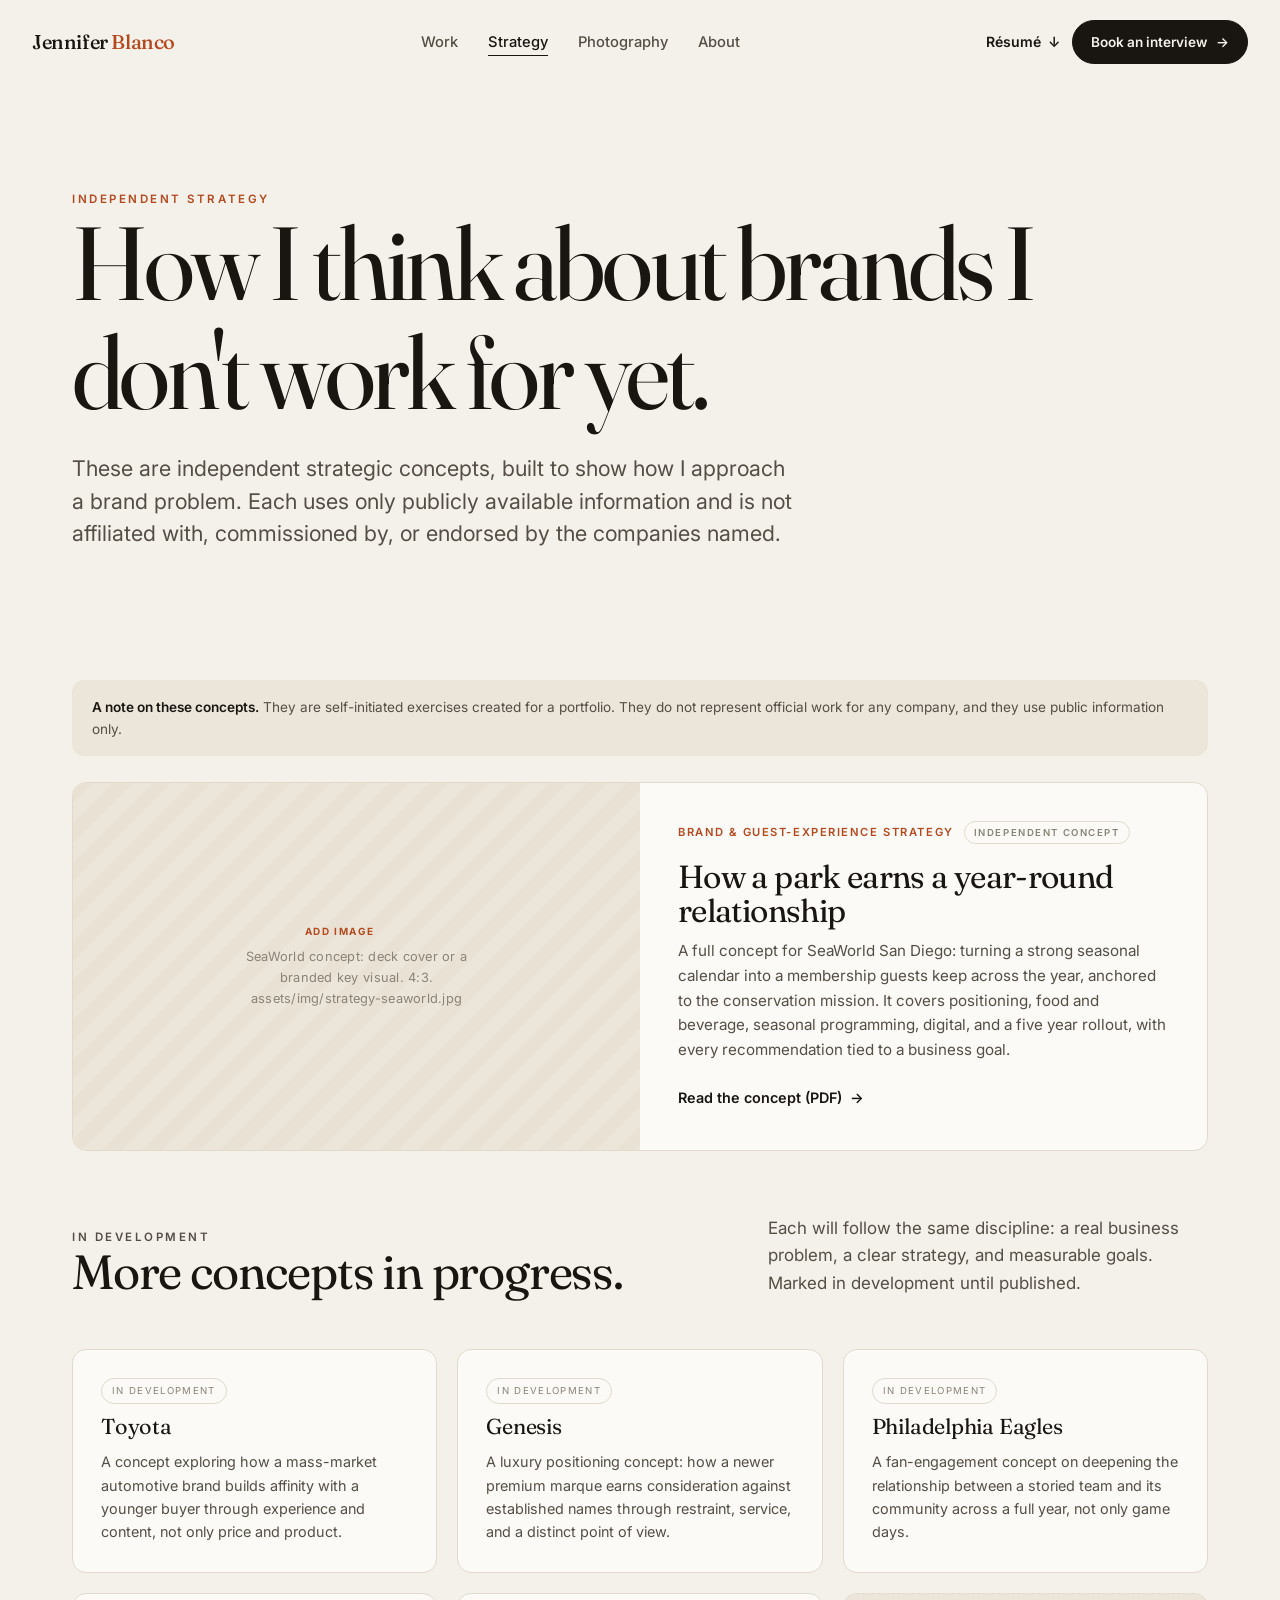
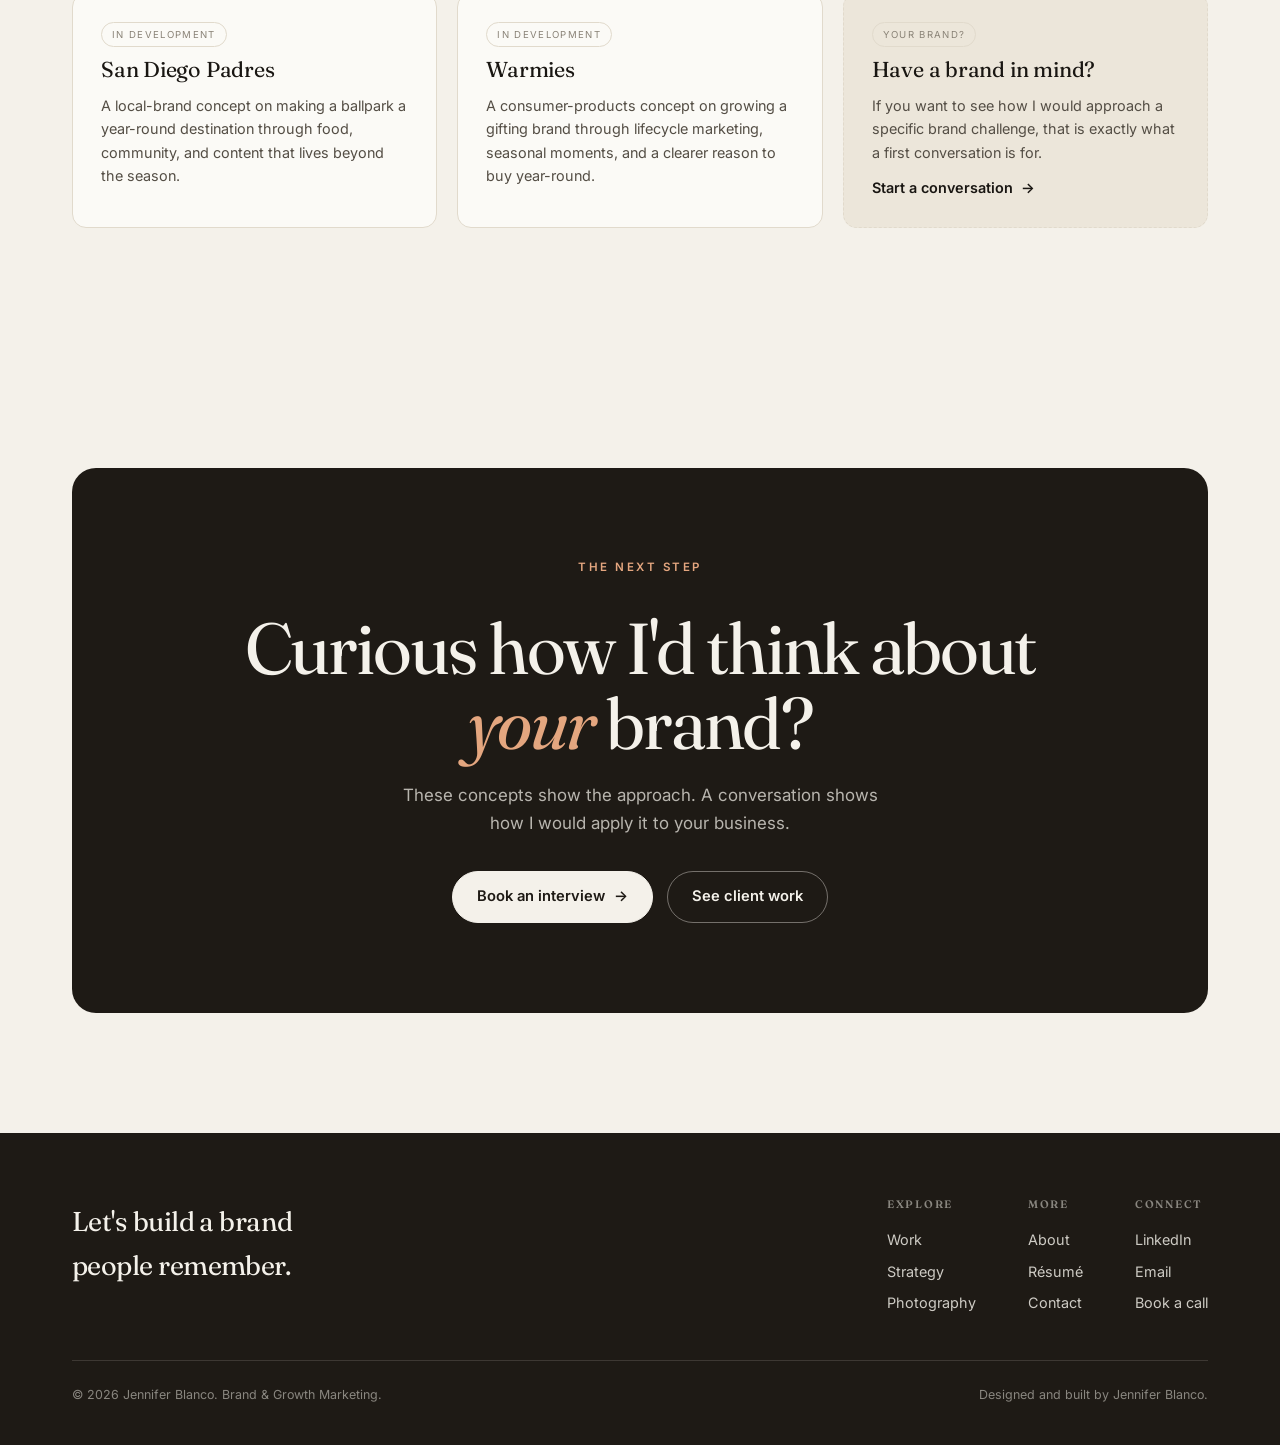
<file: strategy.html>
<!DOCTYPE html>
<html lang="en">
<head>
<meta charset="UTF-8" />
<meta name="viewport" content="width=device-width, initial-scale=1.0" />
<title>Strategy — Independent Concepts — Jennifer Blanco</title>
<meta name="description" content="Independent strategic concepts by Jennifer Blanco, created with publicly available information to show how she thinks. Not official company work." />
<link rel="canonical" href="https://www.jenniferblanco.com/strategy.html" />
<link rel="icon" href="favicon.svg" type="image/svg+xml" />
<link rel="preconnect" href="https://fonts.googleapis.com" />
<link rel="preconnect" href="https://fonts.gstatic.com" crossorigin />
<link href="https://fonts.googleapis.com/css2?family=Fraunces:ital,opsz,wght@0,9..144,300..600;1,9..144,300..500&family=Inter:wght@400;500;600&display=swap" rel="stylesheet" />
<link rel="stylesheet" href="assets/css/styles.css" />
</head>
<body>
<a class="skip-link" href="#main">Skip to content</a>

<header class="site-header">
  <nav class="nav" aria-label="Primary">
    <a class="brand" href="index.html">Jennifer&nbsp;<b>Blanco</b></a>
    <ul class="nav-links">
      <li><a href="work.html">Work</a></li>
      <li><a href="strategy.html" aria-current="page">Strategy</a></li>
      <li><a href="photography.html">Photography</a></li>
      <li><a href="about.html">About</a></li>
    </ul>
    <div class="nav-actions">
      <a class="res-link" href="assets/docs/jennifer-blanco-resume.pdf">Résumé <span aria-hidden="true">↓</span></a>
      <a class="btn" href="contact.html">Book an interview <span class="arr" aria-hidden="true">→</span></a>
      <button class="menu-toggle" aria-label="Menu" aria-expanded="false">☰</button>
    </div>
  </nav>
</header>

<main id="main">
  <section class="hero wrap">
    <p class="eyebrow accent reveal">Independent Strategy</p>
    <h1 class="reveal d1" style="font-size:var(--step-5);letter-spacing:-.035em;max-width:17ch">How I think about brands I don't work for yet.</h1>
    <p class="lead reveal d2" style="margin-top:26px;max-width:56ch">These are independent strategic concepts, built to show how I approach a brand problem. Each uses only publicly available information and is not affiliated with, commissioned by, or endorsed by the companies named.</p>
  </section>

  <section class="section wrap" style="padding-top:16px">
    <div class="indep-banner reveal"><b>A note on these concepts.</b> They are self-initiated exercises created for a portfolio. They do not represent official work for any company, and they use public information only.</div>

    <!-- Featured: SeaWorld -->
    <article class="work-card reveal" style="margin-top:26px">
      <div class="slot"><span><span class="tag">Add image</span>SeaWorld concept: deck cover or a branded key visual. 4:3. assets/img/strategy-seaworld.jpg</span></div>
      <div class="body">
        <p class="cat">Brand &amp; Guest-Experience Strategy <span class="indep">Independent concept</span></p>
        <h3>How a park earns a year-round relationship</h3>
        <p>A full concept for SeaWorld San Diego: turning a strong seasonal calendar into a membership guests keep across the year, anchored to the conservation mission. It covers positioning, food and beverage, seasonal programming, digital, and a five year rollout, with every recommendation tied to a business goal.</p>
        <a class="readmore" href="assets/docs/seaworld-guest-experience-strategy.pdf">Read the concept (PDF) <span class="arr" aria-hidden="true">→</span></a>
      </div>
    </article>

    <!-- Concept cards -->
    <div class="sec-head reveal" style="margin-top:64px">
      <div><p class="eyebrow">In development</p><h2>More concepts in progress.</h2></div>
      <p>Each will follow the same discipline: a real business problem, a clear strategy, and measurable goals. Marked in development until published.</p>
    </div>

    <div class="concept-grid">
      <article class="concept-card reveal">
        <span class="status">In development</span>
        <h3>Toyota</h3>
        <p>A concept exploring how a mass-market automotive brand builds affinity with a younger buyer through experience and content, not only price and product.</p>
      </article>
      <article class="concept-card reveal d1">
        <span class="status">In development</span>
        <h3>Genesis</h3>
        <p>A luxury positioning concept: how a newer premium marque earns consideration against established names through restraint, service, and a distinct point of view.</p>
      </article>
      <article class="concept-card reveal d2">
        <span class="status">In development</span>
        <h3>Philadelphia Eagles</h3>
        <p>A fan-engagement concept on deepening the relationship between a storied team and its community across a full year, not only game days.</p>
      </article>
      <article class="concept-card reveal">
        <span class="status">In development</span>
        <h3>San Diego Padres</h3>
        <p>A local-brand concept on making a ballpark a year-round destination through food, community, and content that lives beyond the season.</p>
      </article>
      <article class="concept-card reveal d1">
        <span class="status">In development</span>
        <h3>Warmies</h3>
        <p>A consumer-products concept on growing a gifting brand through lifecycle marketing, seasonal moments, and a clearer reason to buy year-round.</p>
      </article>
      <article class="concept-card reveal d2" style="background:var(--sand);border-style:dashed">
        <span class="status">Your brand?</span>
        <h3>Have a brand in mind?</h3>
        <p>If you want to see how I would approach a specific brand challenge, that is exactly what a first conversation is for.</p>
        <a class="readmore" href="contact.html">Start a conversation <span class="arr" aria-hidden="true">→</span></a>
      </article>
    </div>
  </section>

  <section class="section wrap">
    <div class="cta-band reveal">
      <p class="eyebrow">The next step</p>
      <h2>Curious how I'd think about <em>your</em> brand?</h2>
      <p>These concepts show the approach. A conversation shows how I would apply it to your business.</p>
      <div class="cta-row">
        <a class="btn ondark" href="contact.html">Book an interview <span class="arr" aria-hidden="true">→</span></a>
        <a class="btn ondark line" href="work.html">See client work</a>
      </div>
    </div>
  </section>
</main>

<footer class="site-footer">
  <div class="wrap">
    <div class="foot-top">
      <p class="foot-brand">Let's build a brand people remember.</p>
      <div class="foot-cols">
        <div class="foot-col"><h4>Explore</h4><a href="work.html">Work</a><a href="strategy.html">Strategy</a><a href="photography.html">Photography</a></div>
        <div class="foot-col"><h4>More</h4><a href="about.html">About</a><a href="assets/docs/jennifer-blanco-resume.pdf">Résumé</a><a href="contact.html">Contact</a></div>
        <div class="foot-col"><h4>Connect</h4><a href="#" data-slot="linkedin">LinkedIn</a><a href="#" data-slot="email">Email</a><a href="contact.html">Book a call</a></div>
      </div>
    </div>
    <div class="foot-bottom"><span>© <span data-year>2026</span> Jennifer Blanco. Brand &amp; Growth Marketing.</span><span>Designed and built by Jennifer Blanco.</span></div>
  </div>
</footer>
<script src="assets/js/main.js"></script>
</body>
</html>
</file>
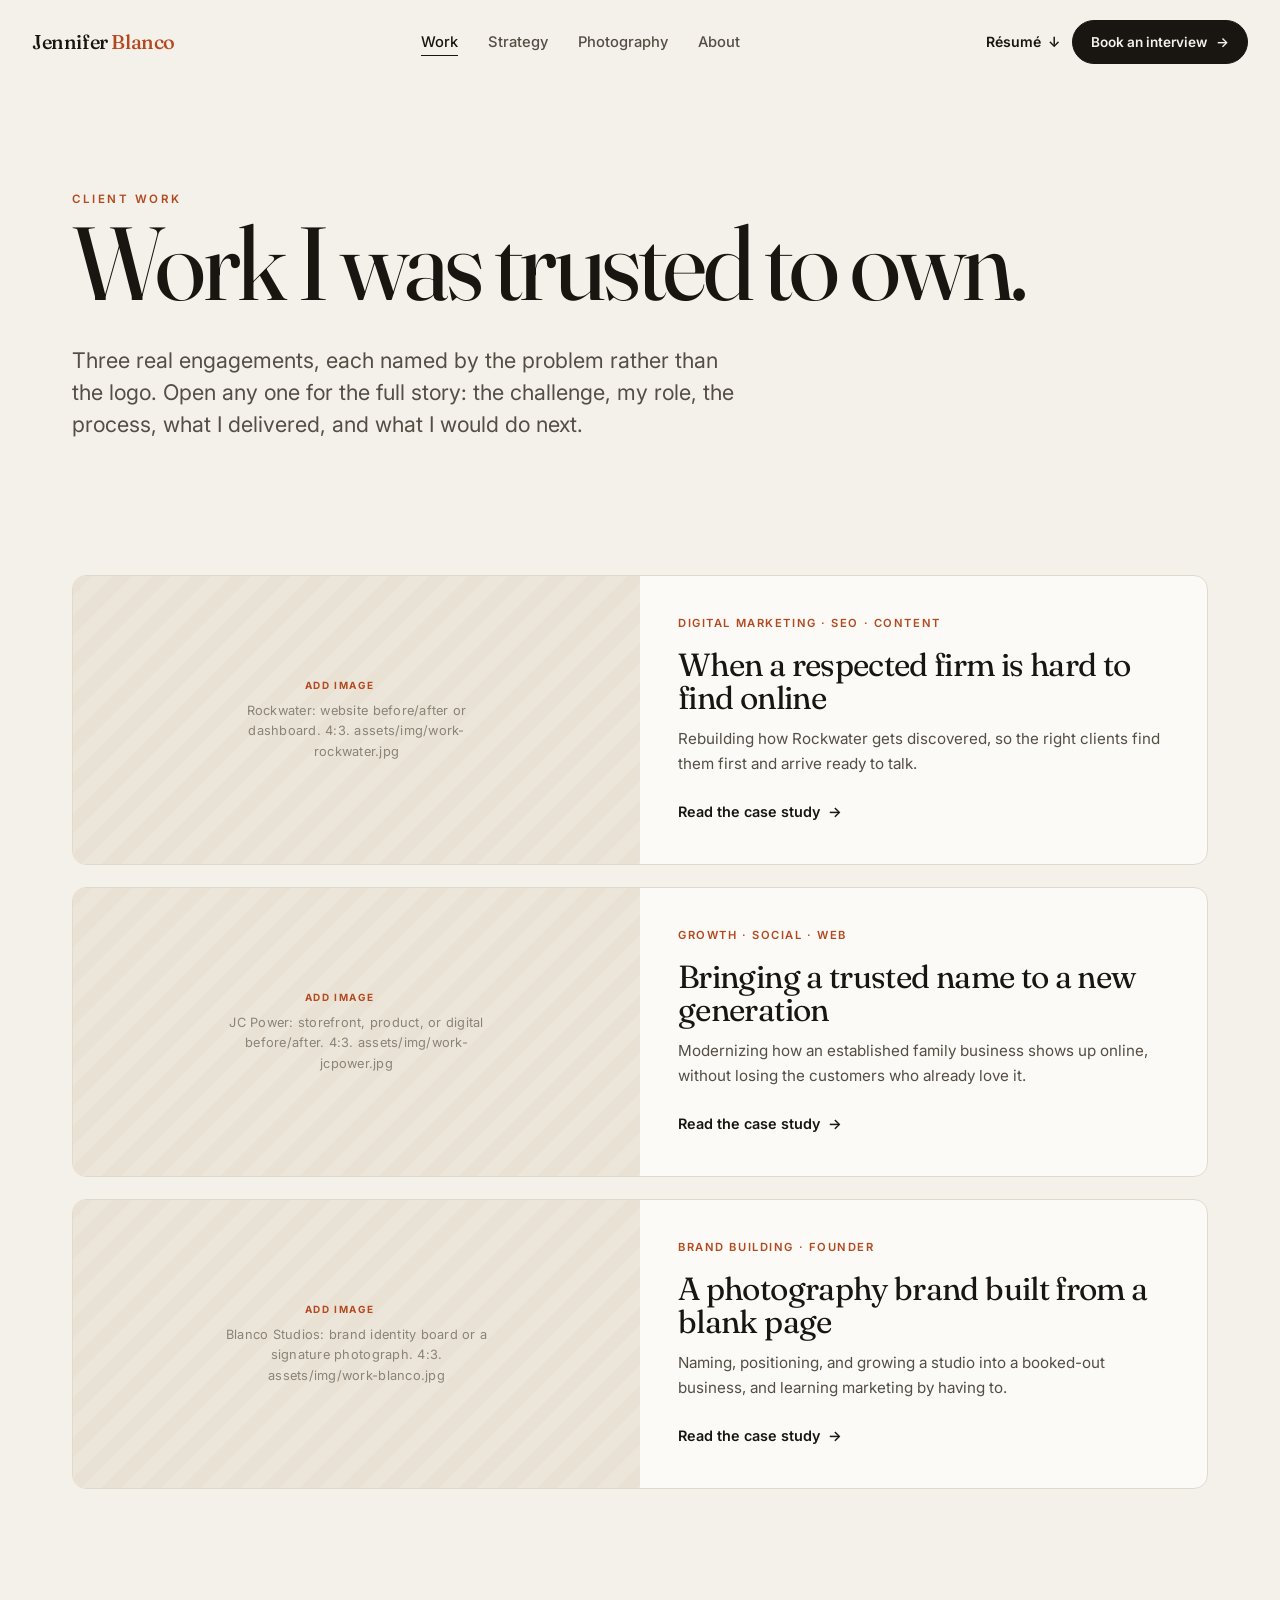
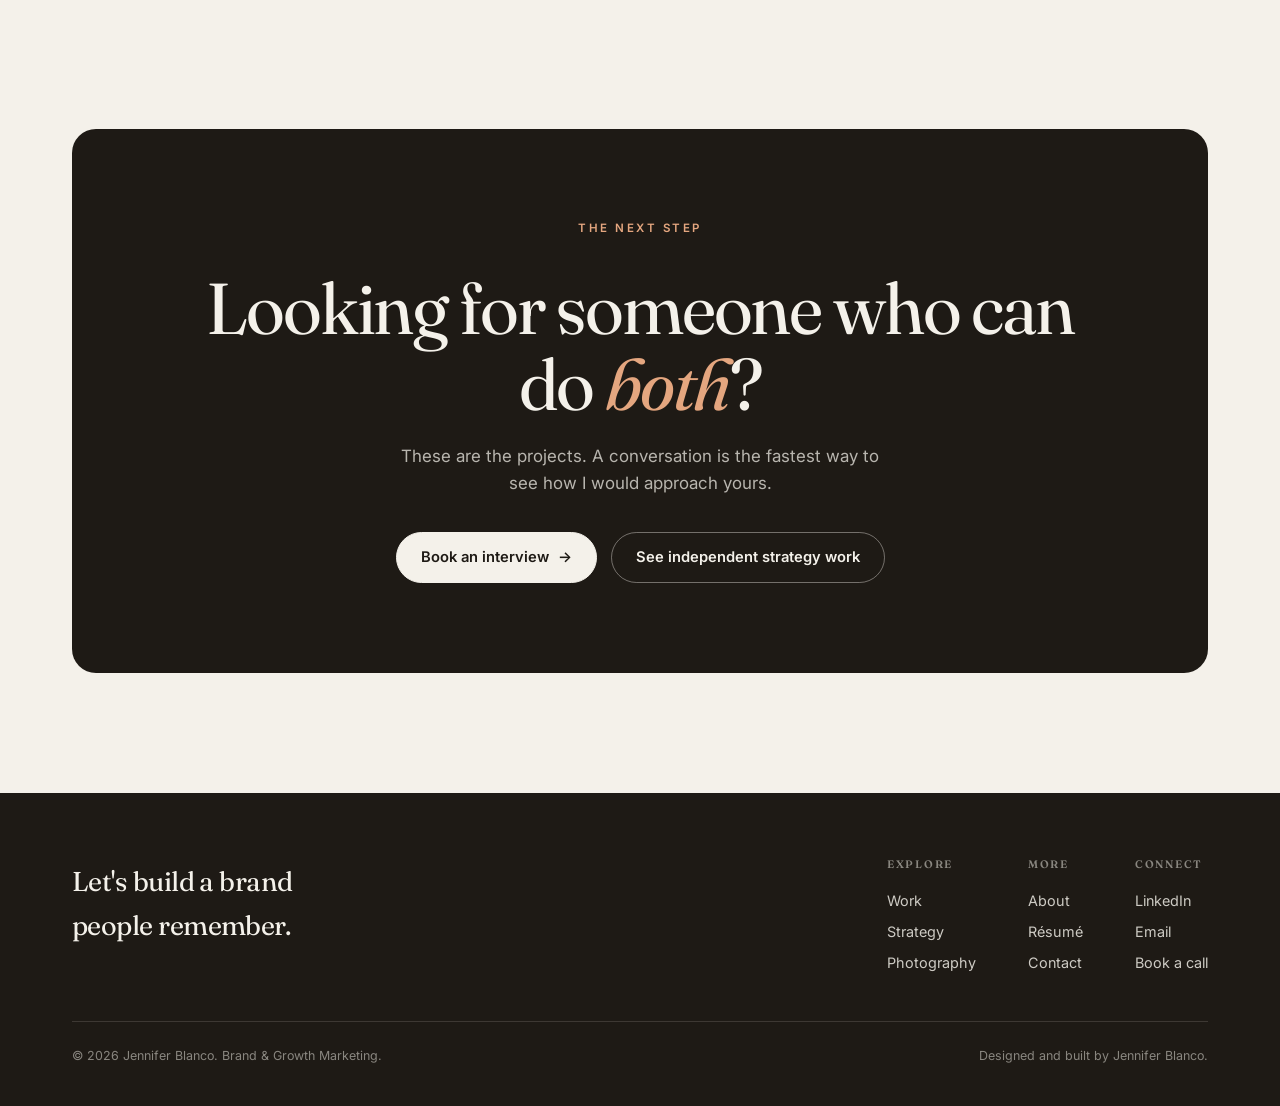
<file: work.html>
<!DOCTYPE html>
<html lang="en">
<head>
<meta charset="UTF-8" />
<meta name="viewport" content="width=device-width, initial-scale=1.0" />
<title>Work — Jennifer Blanco</title>
<meta name="description" content="Selected client work by Jennifer Blanco: Rockwater, JC Power, and Blanco Studios. Each case walks the challenge, the role, the process, and the result." />
<link rel="canonical" href="https://www.jenniferblanco.com/work.html" />
<meta property="og:title" content="Work — Jennifer Blanco" />
<meta property="og:description" content="Selected client work: Rockwater, JC Power, Blanco Studios." />
<meta property="og:type" content="website" />
<link rel="icon" href="favicon.svg" type="image/svg+xml" />
<link rel="preconnect" href="https://fonts.googleapis.com" />
<link rel="preconnect" href="https://fonts.gstatic.com" crossorigin />
<link href="https://fonts.googleapis.com/css2?family=Fraunces:ital,opsz,wght@0,9..144,300..600;1,9..144,300..500&family=Inter:wght@400;500;600&display=swap" rel="stylesheet" />
<link rel="stylesheet" href="assets/css/styles.css" />
</head>
<body>
<a class="skip-link" href="#main">Skip to content</a>

<header class="site-header">
  <nav class="nav" aria-label="Primary">
    <a class="brand" href="index.html">Jennifer&nbsp;<b>Blanco</b></a>
    <ul class="nav-links">
      <li><a href="work.html" aria-current="page">Work</a></li>
      <li><a href="strategy.html">Strategy</a></li>
      <li><a href="photography.html">Photography</a></li>
      <li><a href="about.html">About</a></li>
    </ul>
    <div class="nav-actions">
      <a class="res-link" href="assets/docs/jennifer-blanco-resume.pdf">Résumé <span aria-hidden="true">↓</span></a>
      <a class="btn" href="contact.html">Book an interview <span class="arr" aria-hidden="true">→</span></a>
      <button class="menu-toggle" aria-label="Menu" aria-expanded="false">☰</button>
    </div>
  </nav>
</header>

<main id="main">
  <section class="hero wrap">
    <div style="max-width:20ch">
      <p class="eyebrow accent reveal">Client Work</p>
    </div>
    <h1 class="reveal d1" style="font-size:var(--step-5);letter-spacing:-.035em;max-width:16ch">Work I was trusted to own.</h1>
    <p class="lead reveal d2" style="margin-top:26px;max-width:52ch">Three real engagements, each named by the problem rather than the logo. Open any one for the full story: the challenge, my role, the process, what I delivered, and what I would do next.</p>
  </section>

  <section class="section wrap" style="padding-top:20px">
    <div class="work-cards">
      <article class="work-card reveal">
        <div class="slot"><span><span class="tag">Add image</span>Rockwater: website before/after or dashboard. 4:3. assets/img/work-rockwater.jpg</span></div>
        <div class="body">
          <p class="cat">Digital Marketing · SEO · Content</p>
          <h3>When a respected firm is hard to find online</h3>
          <p>Rebuilding how Rockwater gets discovered, so the right clients find them first and arrive ready to talk.</p>
          <a class="readmore" href="case-rockwater.html">Read the case study <span class="arr" aria-hidden="true">→</span></a>
        </div>
      </article>
      <article class="work-card reveal">
        <div class="slot"><span><span class="tag">Add image</span>JC Power: storefront, product, or digital before/after. 4:3. assets/img/work-jcpower.jpg</span></div>
        <div class="body">
          <p class="cat">Growth · Social · Web</p>
          <h3>Bringing a trusted name to a new generation</h3>
          <p>Modernizing how an established family business shows up online, without losing the customers who already love it.</p>
          <a class="readmore" href="case-jcpower.html">Read the case study <span class="arr" aria-hidden="true">→</span></a>
        </div>
      </article>
      <article class="work-card reveal">
        <div class="slot"><span><span class="tag">Add image</span>Blanco Studios: brand identity board or a signature photograph. 4:3. assets/img/work-blanco.jpg</span></div>
        <div class="body">
          <p class="cat">Brand Building · Founder</p>
          <h3>A photography brand built from a blank page</h3>
          <p>Naming, positioning, and growing a studio into a booked-out business, and learning marketing by having to.</p>
          <a class="readmore" href="case-blanco.html">Read the case study <span class="arr" aria-hidden="true">→</span></a>
        </div>
      </article>
    </div>
  </section>

  <section class="section wrap">
    <div class="cta-band reveal">
      <p class="eyebrow">The next step</p>
      <h2>Looking for someone who can do <em>both</em>?</h2>
      <p>These are the projects. A conversation is the fastest way to see how I would approach yours.</p>
      <div class="cta-row">
        <a class="btn ondark" href="contact.html">Book an interview <span class="arr" aria-hidden="true">→</span></a>
        <a class="btn ondark line" href="strategy.html">See independent strategy work</a>
      </div>
    </div>
  </section>
</main>

<footer class="site-footer">
  <div class="wrap">
    <div class="foot-top">
      <p class="foot-brand">Let's build a brand people remember.</p>
      <div class="foot-cols">
        <div class="foot-col"><h4>Explore</h4><a href="work.html">Work</a><a href="strategy.html">Strategy</a><a href="photography.html">Photography</a></div>
        <div class="foot-col"><h4>More</h4><a href="about.html">About</a><a href="assets/docs/jennifer-blanco-resume.pdf">Résumé</a><a href="contact.html">Contact</a></div>
        <div class="foot-col"><h4>Connect</h4><a href="#" data-slot="linkedin">LinkedIn</a><a href="#" data-slot="email">Email</a><a href="contact.html">Book a call</a></div>
      </div>
    </div>
    <div class="foot-bottom"><span>© <span data-year>2026</span> Jennifer Blanco. Brand &amp; Growth Marketing.</span><span>Designed and built by Jennifer Blanco.</span></div>
  </div>
</footer>
<script src="assets/js/main.js"></script>
</body>
</html>
</file>
<file: assets/css/styles.css>
/* =========================================================
   Jennifer Blanco — Warm Editorial design system
   Single source of truth for the whole site.
   ========================================================= */

:root{
  --canvas:#F4F1EA;      /* warm bone background */
  --surface:#FBFAF6;     /* raised cards */
  --sand:#ECE6DA;        /* soft panels */
  --ink:#191612;         /* near-black espresso */
  --ink-soft:#544E45;    /* body text */
  --ink-faint:#8A8377;   /* captions, eyebrows */
  --line:#E1DACC;        /* hairlines */
  --clay:#B4491F;        /* accent, used sparingly */
  --espresso:#1E1A15;    /* dark bands + footer */
  --gold:#E4A67F;        /* accent on dark */

  --radius:14px;
  --maxw:1200px;
  --gutter:32px;
  --ease:cubic-bezier(.16,.84,.32,1);

  --step--1:clamp(.82rem,.8rem + .1vw,.9rem);
  --step-0:clamp(1rem,.97rem + .15vw,1.06rem);
  --step-1:clamp(1.2rem,1.1rem + .4vw,1.35rem);
  --step-2:clamp(1.5rem,1.3rem + .9vw,2rem);
  --step-3:clamp(2rem,1.6rem + 1.8vw,3rem);
  --step-4:clamp(2.6rem,1.9rem + 3.4vw,4.5rem);
  --step-5:clamp(3.2rem,2rem + 5.6vw,6.5rem);
}

*,*::before,*::after{box-sizing:border-box;margin:0;padding:0}
html{scroll-behavior:smooth;-webkit-text-size-adjust:100%}
@media (prefers-reduced-motion:reduce){html{scroll-behavior:auto}}

body{
  font-family:'Inter',system-ui,-apple-system,sans-serif;
  background:var(--canvas);
  color:var(--ink);
  font-size:var(--step-0);
  line-height:1.62;
  -webkit-font-smoothing:antialiased;
  text-rendering:optimizeLegibility;
  overflow-x:hidden;
}

h1,h2,h3,h4,.display{
  font-family:'Fraunces',Georgia,serif;
  font-weight:400;
  letter-spacing:-.02em;
  line-height:1.05;
  color:var(--ink);
}
a{color:inherit;text-decoration:none}
img{max-width:100%;display:block}
::selection{background:var(--clay);color:#fff}
:focus-visible{outline:2.5px solid var(--clay);outline-offset:3px;border-radius:2px}

/* ---------- helpers ---------- */
.wrap{max-width:var(--maxw);margin-inline:auto;padding-inline:var(--gutter)}
.eyebrow{font-size:.72rem;letter-spacing:.22em;text-transform:uppercase;color:var(--ink-faint);font-weight:600}
.eyebrow.accent{color:var(--clay)}
.lead{font-size:var(--step-1);color:var(--ink-soft);line-height:1.5}
.section{padding-block:clamp(64px,10vw,120px)}
.center{text-align:center}
.skip-link{position:absolute;left:-999px;top:0;background:var(--ink);color:var(--canvas);padding:12px 18px;border-radius:0 0 10px 0;z-index:999}
.skip-link:focus{left:0}

.sec-head{display:flex;justify-content:space-between;align-items:flex-end;gap:28px;flex-wrap:wrap;margin-bottom:52px}
.sec-head h2{font-size:var(--step-3);letter-spacing:-.025em;max-width:18ch}
.sec-head p{color:var(--ink-soft);max-width:40ch}

/* ---------- buttons ---------- */
.btn{
  display:inline-flex;align-items:center;gap:9px;
  font-family:'Inter';font-size:.92rem;font-weight:600;
  padding:13px 24px;border-radius:100px;cursor:pointer;
  border:1px solid var(--ink);background:var(--ink);color:var(--canvas);
  transition:transform .3s var(--ease),box-shadow .3s var(--ease),background .3s,color .3s;
}
.btn:hover{transform:translateY(-2px);box-shadow:0 12px 28px -14px rgba(25,22,18,.6)}
.btn .arr{transition:transform .3s var(--ease)}
.btn:hover .arr{transform:translateX(4px)}
.btn.ghost{background:transparent;color:var(--ink)}
.btn.ghost:hover{background:var(--ink);color:var(--canvas)}
.btn.ondark{background:var(--canvas);color:var(--espresso);border-color:var(--canvas)}
.btn.ondark.line{background:transparent;color:var(--canvas);border-color:rgba(244,241,234,.4)}
.textlink{font-weight:600;font-size:.95rem;border-bottom:1.5px solid var(--line);padding-bottom:2px;transition:border-color .3s}
.textlink:hover{border-color:var(--ink)}

/* ---------- image slots (content to add) ---------- */
.slot{
  position:relative;background:
    repeating-linear-gradient(135deg,#e9e2d4 0 14px,#ece6da 14px 28px);
  border:1px solid var(--line);border-radius:var(--radius);
  display:flex;align-items:center;justify-content:center;text-align:center;
  color:var(--ink-faint);font-size:.8rem;letter-spacing:.02em;padding:20px;min-height:220px;
}
.slot span{max-width:34ch}
.slot .tag{display:block;font-weight:700;letter-spacing:.16em;text-transform:uppercase;font-size:.62rem;color:var(--clay);margin-bottom:8px}

/* ---------- header / nav ---------- */
.site-header{position:fixed;inset:0 0 auto 0;z-index:100;transition:background .4s var(--ease),border-color .4s,backdrop-filter .4s}
.site-header.scrolled{background:rgba(244,241,234,.82);backdrop-filter:blur(16px);border-bottom:1px solid var(--line)}
.nav{display:flex;align-items:center;justify-content:space-between;gap:24px;max-width:1320px;margin-inline:auto;padding:20px var(--gutter);transition:padding .4s var(--ease)}
.site-header.scrolled .nav{padding-block:13px}
.brand{font-family:'Fraunces',serif;font-size:1.25rem;font-weight:500;letter-spacing:-.02em}
.brand b{color:var(--clay);font-weight:500}
.nav-links{display:flex;align-items:center;gap:30px;list-style:none}
.nav-links a{font-size:.92rem;color:var(--ink-soft);font-weight:500;position:relative}
.nav-links a::after{content:"";position:absolute;left:0;bottom:-5px;height:1.5px;width:0;background:var(--ink);transition:width .3s var(--ease)}
.nav-links a:hover,.nav-links a[aria-current="page"]{color:var(--ink)}
.nav-links a:hover::after,.nav-links a[aria-current="page"]::after{width:100%}
.nav-actions{display:flex;align-items:center;gap:12px}
.nav-actions .btn{padding:10px 18px;font-size:.85rem}
.res-link{font-size:.88rem;font-weight:600;display:inline-flex;gap:7px;align-items:center;color:var(--ink)}
.menu-toggle{display:none;background:none;border:none;cursor:pointer;padding:8px;font-size:1.4rem;color:var(--ink)}

/* ---------- hero ---------- */
.hero{padding-top:clamp(130px,18vw,190px);padding-bottom:clamp(48px,7vw,80px)}
.hero-grid{display:grid;grid-template-columns:1.15fr .85fr;gap:56px;align-items:center}
.hero h1{font-size:var(--step-5);letter-spacing:-.035em;max-width:15ch}
.hero h1 em{font-style:italic;color:var(--clay)}
.hero .lead{margin:28px 0 34px;max-width:46ch}
.hero-cta{display:flex;gap:14px;align-items:center;flex-wrap:wrap}
.hero-portrait{aspect-ratio:4/5;border-radius:20px}

/* ---------- proof strip ---------- */
.proof{border-block:1px solid var(--line);background:var(--surface)}
.proof .wrap{display:flex;align-items:center;gap:14px 34px;flex-wrap:wrap;padding-block:22px}
.proof .plabel{font-size:.68rem;letter-spacing:.2em;text-transform:uppercase;color:var(--ink-faint);font-weight:600}
.proof .pitem{font-family:'Fraunces',serif;font-size:1.15rem;color:var(--ink)}
.proof .dot{color:var(--line)}

/* ---------- capabilities ---------- */
.pillars{display:grid;grid-template-columns:repeat(3,1fr);gap:28px}
.pillar{background:var(--surface);border:1px solid var(--line);border-radius:var(--radius);padding:34px 30px;transition:transform .5s var(--ease)}
.pillar:hover{transform:translateY(-4px)}
.pillar .num{font-family:'Fraunces';font-size:.95rem;color:var(--clay);display:block;margin-bottom:16px}
.pillar h3{font-size:var(--step-1);margin-bottom:12px;letter-spacing:-.01em}
.pillar p{color:var(--ink-soft);font-size:.95rem}

/* ---------- selected work ---------- */
.work-cards{display:grid;gap:22px}
.work-card{display:grid;grid-template-columns:1fr 1fr;background:var(--surface);border:1px solid var(--line);border-radius:var(--radius);overflow:hidden;transition:transform .5s var(--ease),box-shadow .5s var(--ease)}
.work-card:hover{transform:translateY(-4px);box-shadow:0 30px 60px -34px rgba(25,22,18,.4)}
.work-card .slot{border:none;border-radius:0;min-height:280px}
.work-card .body{padding:38px}
.work-card .cat{font-size:.7rem;letter-spacing:.14em;text-transform:uppercase;color:var(--clay);font-weight:600;margin-bottom:16px;display:flex;gap:10px;align-items:center;flex-wrap:wrap}
.work-card .cat .indep{color:var(--ink-faint);border:1px solid var(--line);border-radius:100px;padding:3px 9px;font-size:.6rem}
.work-card h3{font-size:var(--step-2);letter-spacing:-.02em;margin-bottom:12px}
.work-card p{color:var(--ink-soft);font-size:.95rem;margin-bottom:22px}
.readmore{font-weight:600;font-size:.9rem;display:inline-flex;gap:8px;align-items:center}
.readmore .arr{transition:transform .3s var(--ease)}
.work-card:hover .readmore .arr{transform:translateX(5px)}

/* ---------- behind the click ---------- */
.btc{background:var(--espresso);color:var(--canvas)}
.btc .eyebrow{color:var(--gold)}
.btc h2{color:var(--canvas)}
.btc .sec-head p{color:rgba(244,241,234,.72)}
.btc-grid{display:grid;grid-template-columns:.95fr 1.05fr;gap:48px;align-items:center}
.lp-mock{background:var(--canvas);border-radius:16px;padding:26px;color:var(--ink);box-shadow:0 40px 80px -40px rgba(0,0,0,.6)}
.lp-mock .lp-nav{display:flex;justify-content:space-between;align-items:center;margin-bottom:22px}
.lp-mock .lp-logo{width:74px;height:12px;background:var(--ink);border-radius:3px}
.lp-mock .lp-navlinks{display:flex;gap:8px}
.lp-mock .lp-navlinks i{width:26px;height:7px;background:var(--sand);border-radius:3px;display:block}
.lp-h{font-family:'Fraunces';font-size:1.5rem;line-height:1.12;letter-spacing:-.02em;margin-bottom:8px}
.lp-sub{font-size:.82rem;color:var(--ink-soft);margin-bottom:16px;max-width:32ch}
.lp-hero-img{height:96px;background:repeating-linear-gradient(135deg,#e9e2d4 0 12px,#ece6da 12px 24px);border-radius:10px;margin-bottom:18px}
.lp-form{background:var(--surface);border:1px solid var(--line);border-radius:12px;padding:16px}
.lp-proof{display:flex;align-items:center;gap:9px;margin-bottom:12px;font-size:.72rem;color:var(--ink-soft)}
.lp-proof .av{width:22px;height:22px;border-radius:50%;background:var(--sand)}
.lp-field{height:34px;background:var(--canvas);border:1px solid var(--line);border-radius:8px;margin-bottom:9px}
.lp-btn{height:38px;background:var(--clay);border-radius:8px;display:flex;align-items:center;justify-content:center;color:#fff;font-size:.75rem;font-weight:600}
.marker{display:inline-flex;align-items:center;justify-content:center;width:24px;height:24px;border-radius:50%;background:var(--gold);color:var(--espresso);font-size:.72rem;font-weight:700;font-family:'Inter';flex:none}
.annotations{list-style:none;display:flex;flex-direction:column;gap:22px}
.annotations li{display:grid;grid-template-columns:24px 1fr;gap:16px;align-items:start}
.annotations h4{font-family:'Inter';font-size:1rem;font-weight:600;color:var(--canvas);margin-bottom:4px}
.annotations h4 .pri{font-family:'Fraunces';font-style:italic;color:var(--gold);font-weight:400;font-size:.9rem;margin-left:8px}
.annotations p{color:rgba(244,241,234,.72);font-size:.9rem;line-height:1.5}

/* ---------- photography (home) ---------- */
.photo-home-grid{display:grid;grid-template-columns:repeat(4,1fr);gap:16px;margin-top:8px}
.photo-home-grid .slot{aspect-ratio:4/5;min-height:0}
.photo-home-grid .slot.tall{grid-row:span 2;aspect-ratio:auto}
.photo-cap{font-size:.8rem;color:var(--ink-faint);margin-top:10px}

/* ---------- about (home) ---------- */
.about-home{display:grid;grid-template-columns:1fr 1fr;gap:56px;align-items:center}
.about-home h2{font-size:var(--step-3);letter-spacing:-.025em;margin-bottom:20px}
.about-home p{color:var(--ink-soft);margin-bottom:16px;max-width:52ch}

/* ---------- final cta ---------- */
.cta-band{background:var(--espresso);color:var(--canvas);border-radius:24px;padding:clamp(52px,8vw,90px) clamp(26px,5vw,64px);text-align:center}
.cta-band .eyebrow{color:var(--gold)}
.cta-band h2{font-size:var(--step-4);letter-spacing:-.03em;color:var(--canvas);max-width:20ch;margin:14px auto 20px}
.cta-band h2 em{font-style:italic;color:var(--gold)}
.cta-band p{color:rgba(244,241,234,.72);max-width:46ch;margin:0 auto 34px}
.cta-row{display:flex;gap:14px;justify-content:center;flex-wrap:wrap}

/* ---------- footer ---------- */
.site-footer{background:var(--espresso);color:rgba(244,241,234,.72);padding-block:66px 40px}
.foot-top{display:flex;justify-content:space-between;flex-wrap:wrap;gap:32px;padding-bottom:42px;border-bottom:1px solid rgba(244,241,234,.14)}
.foot-brand{font-family:'Fraunces';font-size:1.7rem;color:var(--canvas);max-width:15ch;letter-spacing:-.02em}
.foot-cols{display:flex;gap:52px;flex-wrap:wrap}
.foot-col h4{font-size:.68rem;letter-spacing:.16em;text-transform:uppercase;color:rgba(244,241,234,.5);margin-bottom:14px;font-weight:600}
.foot-col a{display:block;color:rgba(244,241,234,.82);font-size:.9rem;padding:4px 0}
.foot-col a:hover{color:var(--canvas)}
.foot-bottom{display:flex;justify-content:space-between;padding-top:24px;font-size:.78rem;color:rgba(244,241,234,.5);flex-wrap:wrap;gap:10px}

/* ---------- case study detail ---------- */
.cs-hero{padding-top:clamp(120px,16vw,170px)}
.cs-back{font-size:.9rem;color:var(--ink-soft);font-weight:600;display:inline-flex;gap:8px;margin-bottom:26px}
.cs-hero .cat{font-size:.72rem;letter-spacing:.14em;text-transform:uppercase;color:var(--clay);font-weight:600;display:flex;gap:10px;align-items:center;flex-wrap:wrap}
.cs-hero .cat .indep{color:var(--ink-faint);border:1px solid var(--line);border-radius:100px;padding:3px 9px;font-size:.62rem}
.cs-hero h1{font-size:var(--step-5);letter-spacing:-.035em;margin:18px 0 22px;max-width:18ch}
.cs-cover{aspect-ratio:16/8;border-radius:22px;margin:48px 0 0;min-height:0}
.cs-meta{display:grid;grid-template-columns:repeat(4,1fr);gap:22px;padding:30px 0;border-block:1px solid var(--line);margin-bottom:16px}
.cs-meta .k{font-size:.66rem;letter-spacing:.12em;text-transform:uppercase;color:var(--ink-faint);margin-bottom:8px}
.cs-meta .v{font-size:.92rem;color:var(--ink)}
.cs-block{display:grid;grid-template-columns:.5fr 1.5fr;gap:44px;padding:48px 0;border-bottom:1px solid var(--line)}
.cs-block .k{font-family:'Fraunces';font-size:var(--step-1);letter-spacing:-.01em;position:sticky;top:100px;height:fit-content}
.cs-block .k .step{display:block;font-family:'Inter';font-size:.7rem;color:var(--clay);letter-spacing:.14em;text-transform:uppercase;margin-bottom:8px;font-weight:600}
.cs-block .body p{color:var(--ink-soft);margin-bottom:16px}
.cs-block .body p:last-child{margin-bottom:0}
.cs-list{list-style:none}
.cs-list li{padding:11px 0 11px 24px;position:relative;color:var(--ink-soft);border-bottom:1px solid var(--line)}
.cs-list li:last-child{border-bottom:none}
.cs-list li::before{content:"";position:absolute;left:0;top:19px;width:8px;height:8px;background:var(--clay);border-radius:50%}
.metrics-row{display:grid;grid-template-columns:repeat(4,1fr);gap:18px}
.metric-card{background:var(--surface);border:1px solid var(--line);border-radius:14px;padding:26px 22px}
.metric-card .n{font-family:'Fraunces';font-size:var(--step-3);letter-spacing:-.02em}
.metric-card .n em{color:var(--clay);font-style:normal}
.metric-card .l{font-size:.82rem;color:var(--ink-soft);margin-top:6px}
.cs-gallery{display:grid;grid-template-columns:repeat(3,1fr);gap:16px}
.cs-gallery .slot{aspect-ratio:4/5;min-height:0}
.cs-gallery .slot.wide{grid-column:span 2;aspect-ratio:auto}
.cs-next{display:flex;justify-content:space-between;align-items:center;gap:20px;padding:30px 0;flex-wrap:wrap}
.disclaimer-note{font-size:.8rem;color:var(--ink-faint);background:var(--sand);border-radius:12px;padding:14px 18px;margin-top:8px}
@media (max-width:980px){
  .cs-meta{grid-template-columns:1fr 1fr}
  .cs-block{grid-template-columns:1fr;gap:14px}
  .cs-block .k{position:static}
  .metrics-row{grid-template-columns:1fr 1fr}
  .cs-gallery{grid-template-columns:1fr}
  .cs-gallery .slot.wide{grid-column:auto}
}

/* ---------- strategy concepts ---------- */
.concept-grid{display:grid;grid-template-columns:repeat(3,1fr);gap:20px}
.concept-card{background:var(--surface);border:1px solid var(--line);border-radius:var(--radius);padding:28px;display:flex;flex-direction:column;gap:12px;transition:transform .5s var(--ease)}
.concept-card:hover{transform:translateY(-4px)}
.concept-card .status{font-size:.6rem;letter-spacing:.14em;text-transform:uppercase;color:var(--ink-faint);border:1px solid var(--line);border-radius:100px;padding:4px 10px;align-self:flex-start}
.concept-card h3{font-size:var(--step-1);letter-spacing:-.01em}
.concept-card p{font-size:.9rem;color:var(--ink-soft);flex:1}
.indep-banner{background:var(--sand);border-radius:12px;padding:16px 20px;font-size:.85rem;color:var(--ink-soft);margin-bottom:8px}
.indep-banner b{color:var(--ink);font-family:'Inter';font-weight:600}

/* ---------- photography page ---------- */
.photo-cat{margin-bottom:56px}
.photo-cat .cat-head{display:flex;justify-content:space-between;align-items:baseline;gap:18px;border-bottom:1px solid var(--line);padding-bottom:14px;margin-bottom:22px;flex-wrap:wrap}
.photo-cat .cat-head h3{font-size:var(--step-2);letter-spacing:-.02em}
.photo-cat .cat-head p{font-size:.88rem;color:var(--ink-soft);max-width:44ch}
.photo-grid{display:grid;grid-template-columns:repeat(3,1fr);gap:16px}
.photo-grid .slot{aspect-ratio:3/4;min-height:0}

/* ---------- contact ---------- */
.contact-grid{display:grid;grid-template-columns:1fr 1fr;gap:56px;align-items:start}
.field{margin-bottom:18px}
.field label{display:block;font-size:.72rem;letter-spacing:.05em;text-transform:uppercase;color:var(--ink-faint);margin-bottom:8px;font-weight:600}
.field input,.field textarea{width:100%;padding:13px 15px;border:1px solid var(--line);border-radius:10px;background:var(--surface);font-family:inherit;font-size:.95rem;color:var(--ink);transition:border-color .3s}
.field input:focus,.field textarea:focus{outline:none;border-color:var(--ink)}
.contact-rail .row{padding:16px 0;border-bottom:1px solid var(--line)}
.contact-rail .k{font-size:.7rem;letter-spacing:.06em;text-transform:uppercase;color:var(--ink-faint)}
.contact-rail .v{font-family:'Fraunces';font-size:1.2rem;margin-top:4px}
@media (max-width:980px){
  .concept-grid,.photo-grid{grid-template-columns:1fr}
  .photo-grid{grid-template-columns:1fr 1fr}
  .contact-grid{grid-template-columns:1fr;gap:36px}
}

/* ---------- reveal animation ---------- */
.reveal{opacity:0;transform:translateY(24px);transition:opacity .8s var(--ease),transform .8s var(--ease)}
.reveal.in{opacity:1;transform:none}
.reveal.d1{transition-delay:.08s}.reveal.d2{transition-delay:.16s}.reveal.d3{transition-delay:.24s}
@media (prefers-reduced-motion:reduce){
  .reveal{opacity:1;transform:none;transition:none}
  .btn:hover,.work-card:hover,.pillar:hover{transform:none}
}

/* ---------- responsive ---------- */
@media (max-width:980px){
  .hero-grid,.btc-grid,.about-home{grid-template-columns:1fr;gap:36px}
  .hero-portrait{max-width:420px}
  .pillars{grid-template-columns:1fr}
  .work-card{grid-template-columns:1fr}
  .work-card .slot{min-height:220px}
  .photo-home-grid{grid-template-columns:1fr 1fr}
  .photo-home-grid .slot.tall{grid-row:auto}
}
@media (max-width:760px){
  .nav-links,.nav-actions .res-link{display:none}
  .menu-toggle{display:block}
  .site-header.menu-open{background:var(--canvas);border-bottom:1px solid var(--line)}
  .site-header.menu-open .nav-links{display:flex;position:absolute;top:100%;left:0;right:0;flex-direction:column;align-items:flex-start;gap:18px;padding:24px var(--gutter);background:var(--canvas);border-bottom:1px solid var(--line)}
  .proof .wrap{gap:10px 20px}
  .proof .pitem{font-size:1rem}
}
</file>
